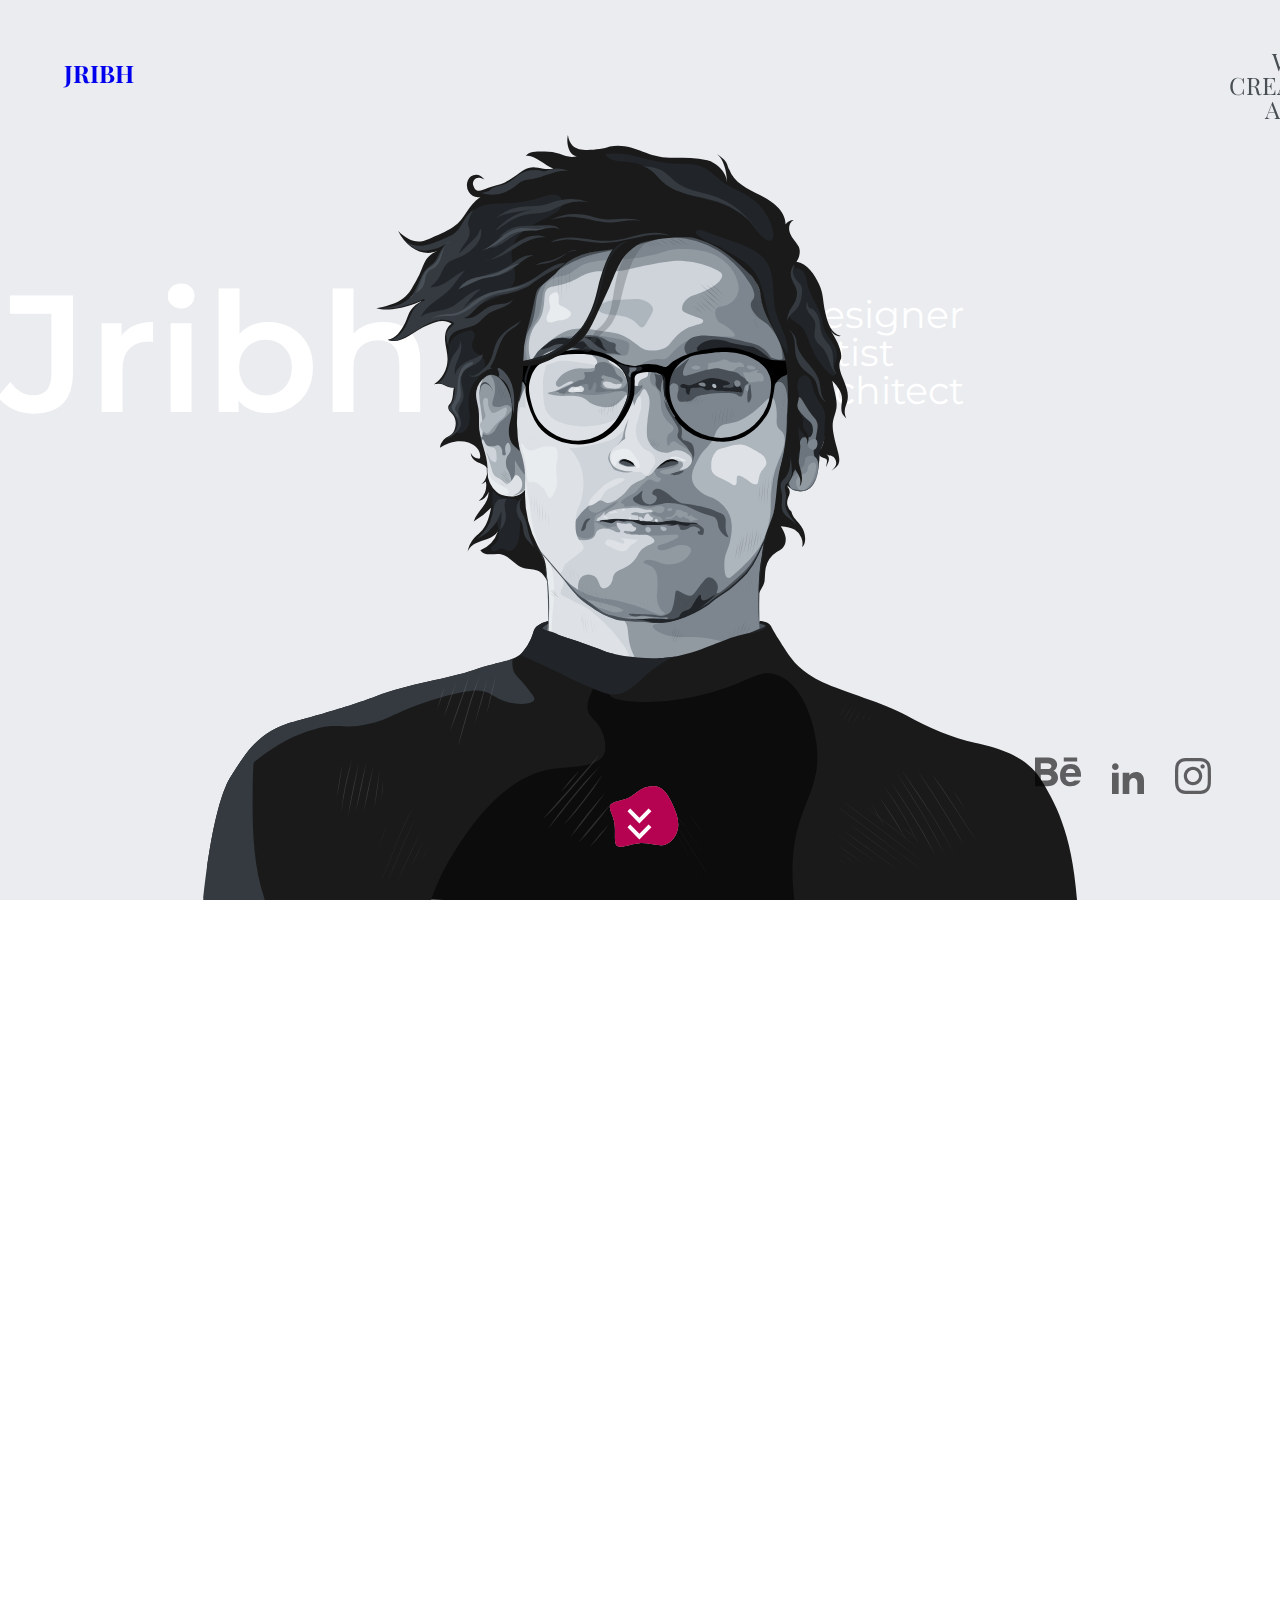
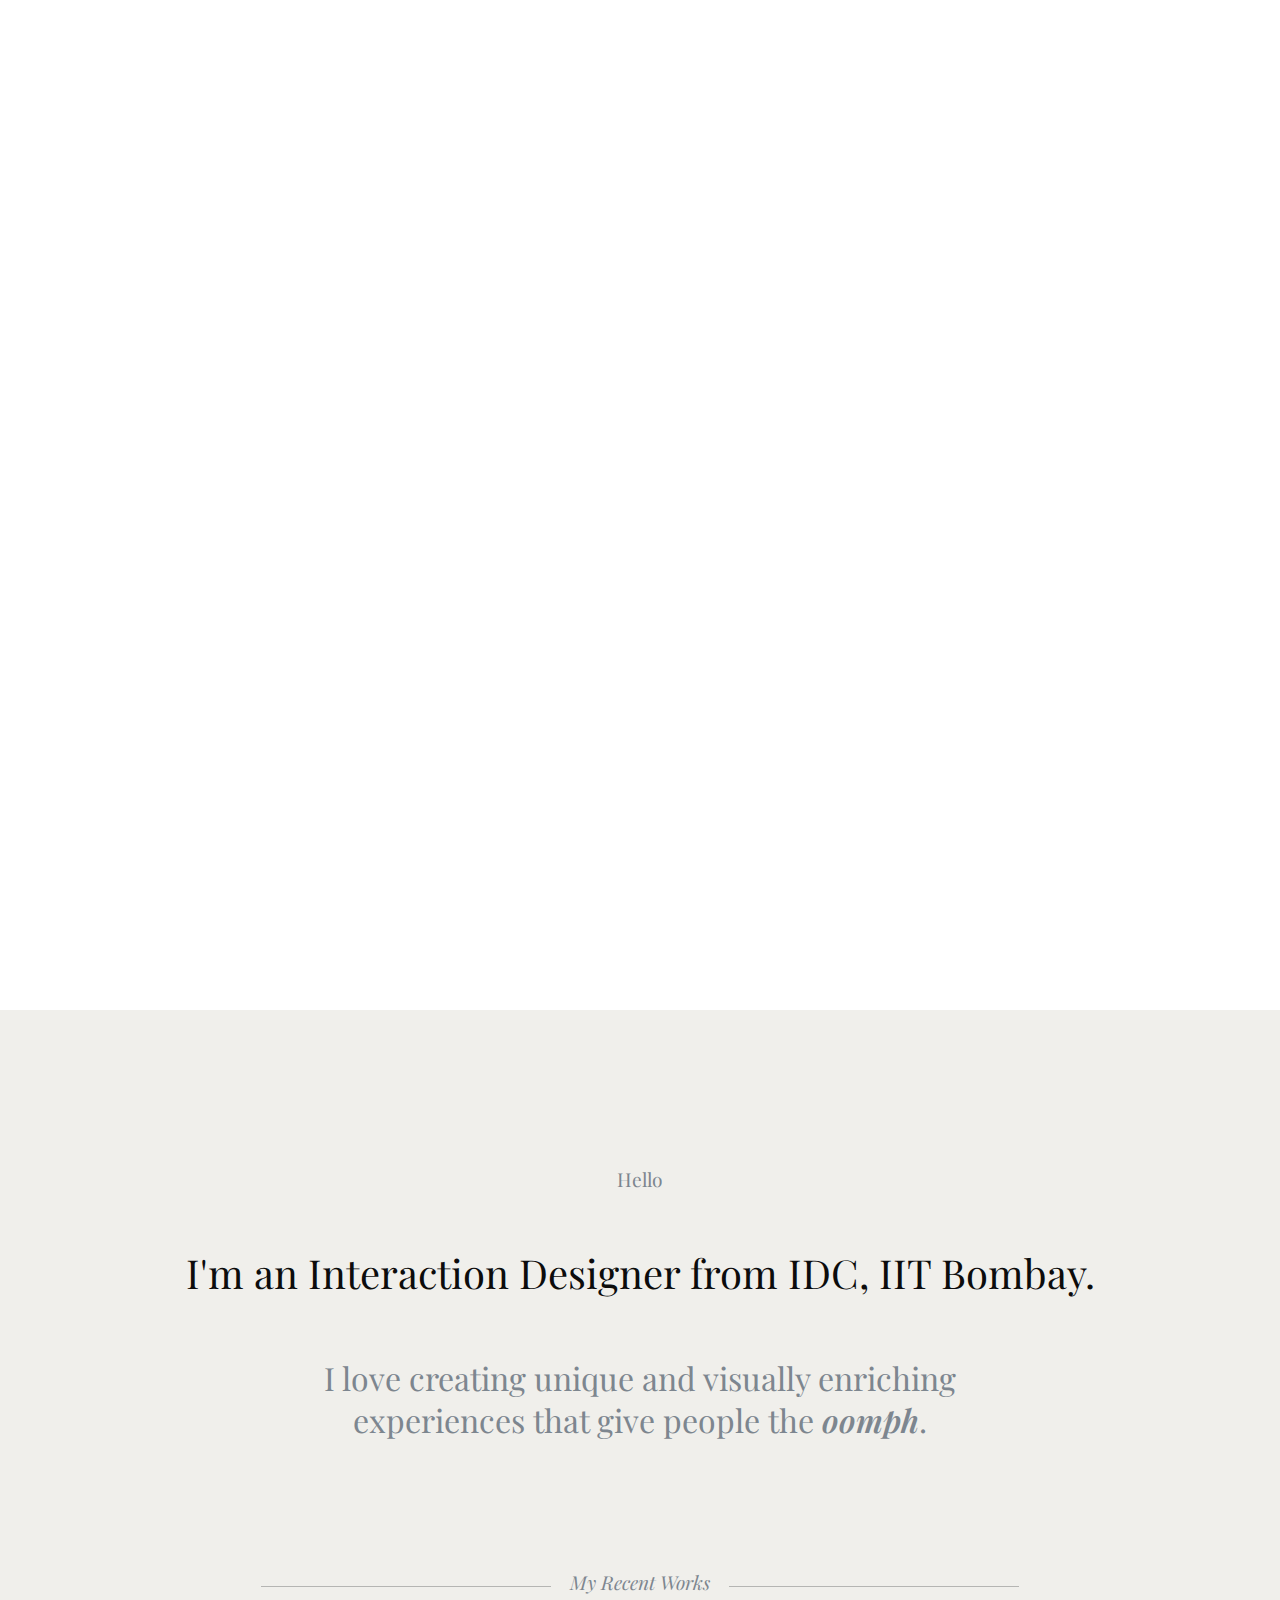
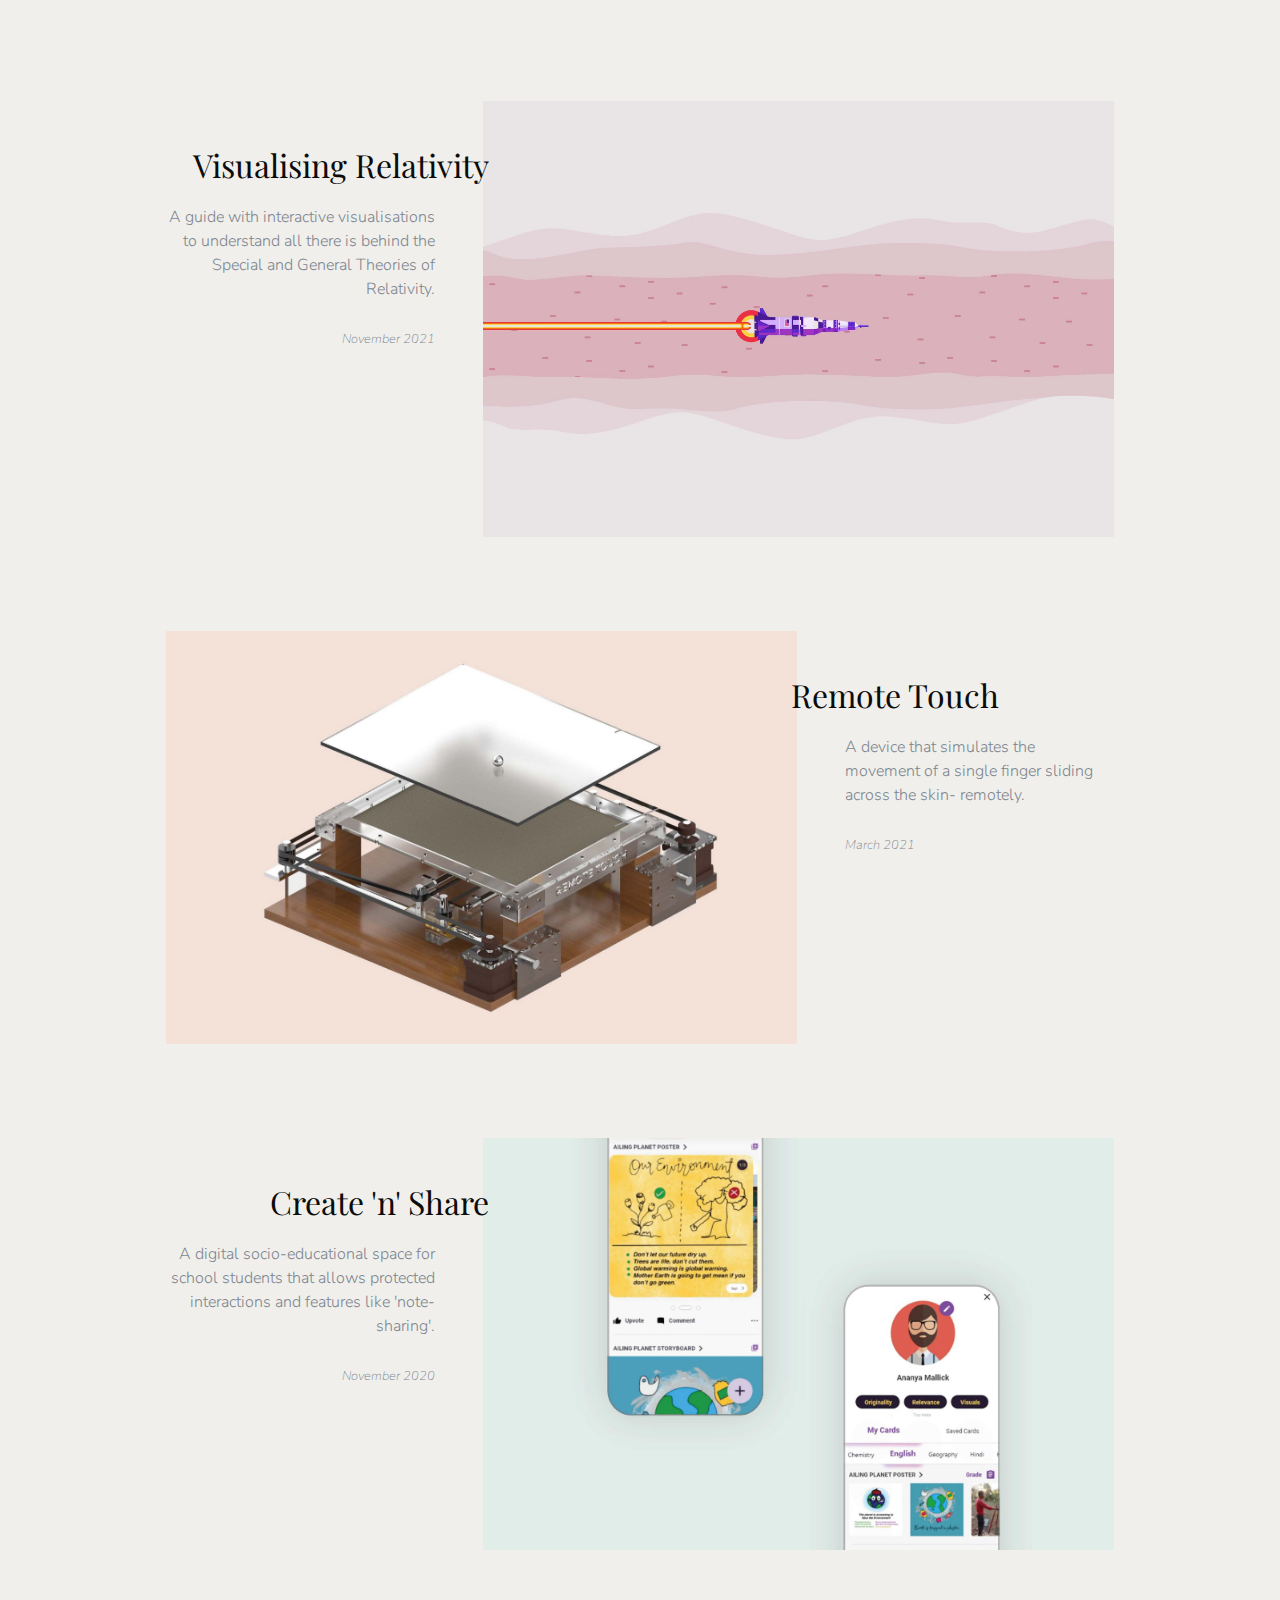
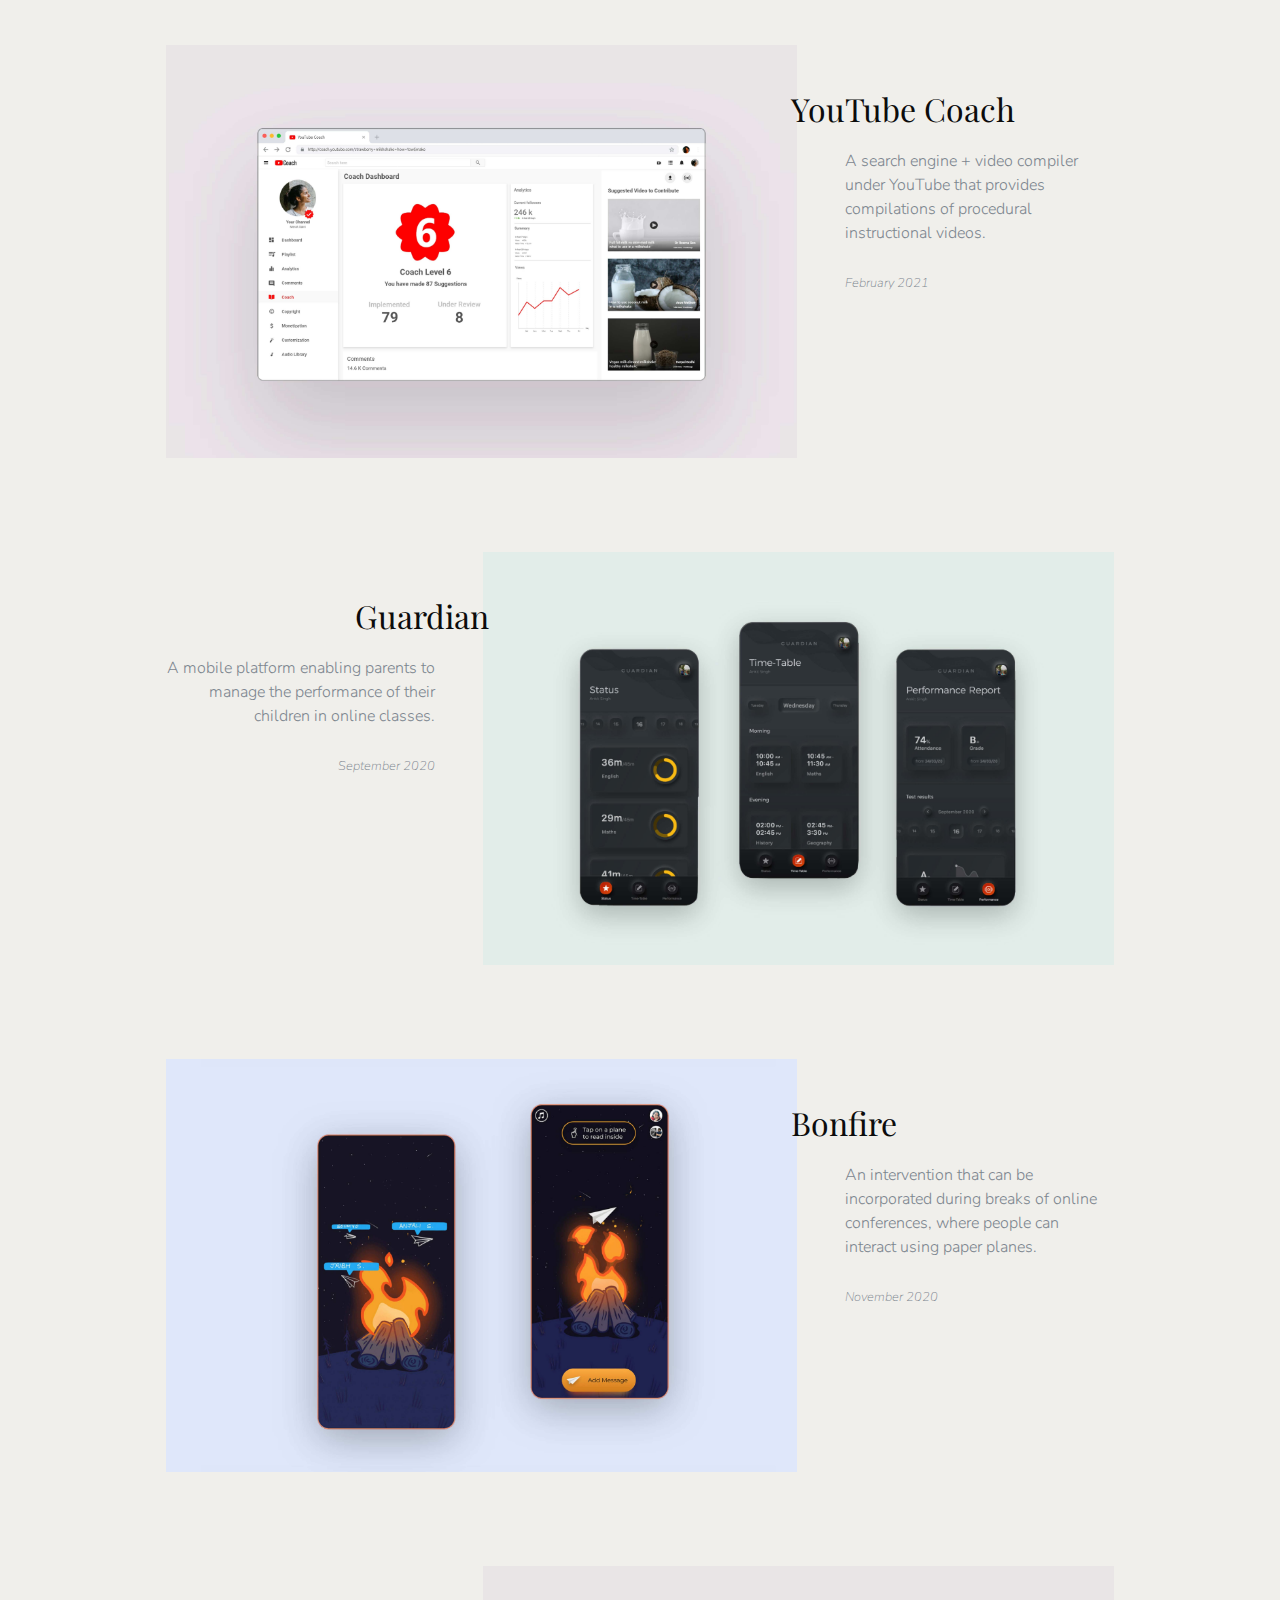
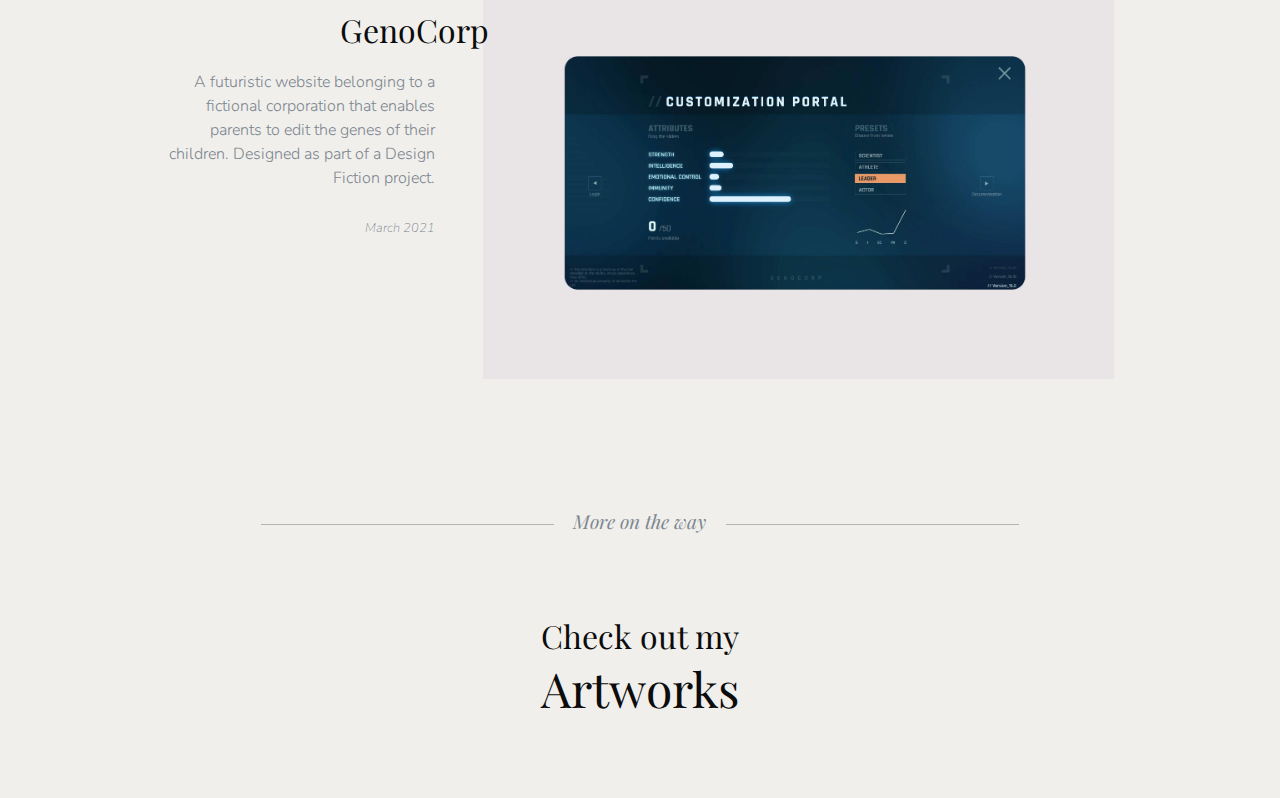
<file: index.htm>
<!DOCTYPE html>
<html lang="en">
<head>
    <meta charset="UTF-8">
    <meta http-equiv="X-UA-Compatible" content="IE=edge">
    <meta name="viewport" content="width=device-width, initial-scale=1.0">
    <title>Jribh's Portfolio</title>

    <meta property="og:image" content="graphimage.jpg" />
    <meta property="og:type" content="website" />
    <meta property="og:url" content="www.jribh.com" />
    <meta property="og:title" content="Jribh's Portfolio" />
    <meta property="og:description" content="Owned and operated by Jribh Shandilya" />

    <link href="https://cdn.jsdelivr.net/npm/bootstrap@5.0.0-beta3/dist/css/bootstrap.min.css" rel="stylesheet" integrity="sha384-eOJMYsd53ii+scO/bJGFsiCZc+5NDVN2yr8+0RDqr0Ql0h+rP48ckxlpbzKgwra6" crossorigin="anonymous">
    <link rel="preconnect" href="https://fonts.googleapis.com">
    <link rel="preconnect" href="https://fonts.gstatic.com" crossorigin>
    <link href="https://fonts.googleapis.com/css2?family=Montserrat:ital,wght@0,100;0,200;0,300;0,400;0,500;0,600;0,700;0,800;0,900;1,100;1,200;1,300;1,400;1,500;1,600;1,700;1,800;1,900&display=swap" rel="stylesheet">
    <link rel="preconnect" href="https://fonts.googleapis.com">
    <link rel="preconnect" href="https://fonts.gstatic.com" crossorigin>
    <link rel="preconnect" href="https://fonts.googleapis.com">
    <link rel="preconnect" href="https://fonts.gstatic.com" crossorigin>
    <link href="https://fonts.googleapis.com/css2?family=Nunito+Sans:ital,wght@0,200;0,300;0,400;0,600;0,700;0,800;0,900;1,200;1,300;1,400;1,600;1,700;1,800;1,900&display=swap" rel="stylesheet">
    <link href="https://fonts.googleapis.com/css2?family=Playfair+Display:ital,wght@0,400;0,500;0,600;0,700;0,800;0,900;1,400;1,500;1,600;1,700;1,800;1,900&display=swap" rel="stylesheet">
    <link rel="preconnect" href="https://fonts.googleapis.com">
    <link rel="preconnect" href="https://fonts.gstatic.com" crossorigin>
    <link href="https://fonts.googleapis.com/css2?family=Nunito:ital,wght@0,200;0,300;0,400;0,600;0,700;0,800;0,900;1,200;1,300;1,400;1,600;1,700;1,800;1,900&display=swap" rel="stylesheet">
    <link rel="shortcut icon" type="image/png" href="favicon.png">
    <link rel="stylesheet" href="index.css">
</head>
<body>
    <nav class="navbar navbar-expand-lg navbar-light">
        <div class="navflex">
        <div>
        <a class="navbar-brand active" href="#">JRIBH</a>
        </div>
        <div class="divright">
            <button class="navbar-toggler" type="button" data-toggle="collapse" data-target="#navbarSupportedContent" aria-controls="navbarSupportedContent" aria-expanded="false" aria-label="Toggle navigation">
                <span class="navbar-toggler-icon"></span>
            </button>
            <div class="collapse navbar-collapse" id="navbarSupportedContent">
             <ul class="navbar-nav mr-auto">
            <li class="nav-item">
              <a class="nav-link" href="work.htm">WORK</a>
            </li>
            <li class="nav-item">
              <a class="nav-link" href="creative.htm">CREATIVE</a>
            </li>
            <li class="nav-item">
                <a class="nav-link" href="about.htm">ABOUT</a>
            </li>
          </ul>
         </div>
        </div>
        </div>
    </nav>
    

    <div class="centerarrow">
        <svg xmlns="http://www.w3.org/2000/svg" width="36" height="36" viewBox="0 0 36 36" class="arrowsvg"><path d="M0 7.33l2.829-2.83 9.175 9.339 9.167-9.339 2.829 2.83-11.996 12.17z" fill="#FFFFFF"/></svg>
        <svg xmlns="http://www.w3.org/2000/svg" width="36" height="36" viewBox="0 0 36 36" class="arrowsvg"><path d="M0 7.33l2.829-2.83 9.175 9.339 9.167-9.339 2.829 2.83-11.996 12.17z" fill="#FFFFFF"/></svg>
    </div>

    <div class="centerblob">
        <svg class="blob"
        viewBox="0 0 600 600"
        xmlns="http://www.w3.org/2000/svg"
      >
        <g transform="translate(300,300)">
          <path d="M120,-157.6C152.7,-141.5,174.3,-102.6,194.8,-58.8C215.3,-14.9,234.6,33.8,228.4,80.8C222.2,127.8,190.4,173.1,148.1,184C105.8,195,52.9,171.5,-2.4,174.8C-57.8,178.2,-115.6,208.4,-137.5,190.9C-159.3,173.3,-145.3,108,-153,56.3C-160.7,4.6,-190.2,-33.4,-178.3,-54.2C-166.4,-75.1,-113.2,-78.8,-76.6,-93.6C-40,-108.3,-20,-134.2,11.9,-150.5C43.7,-166.8,87.4,-173.6,120,-157.6Z" fill="#2DA0F9" />
        </g>
      </svg>
    </div>
    <div class="centerblob">
        <svg class="blob2"
        viewBox="0 0 600 600"
        xmlns="http://www.w3.org/2000/svg"
      >
        <g transform="translate(300,300)">
          <path d="M120,-157.6C152.7,-141.5,174.3,-102.6,194.8,-58.8C215.3,-14.9,234.6,33.8,228.4,80.8C222.2,127.8,190.4,173.1,148.1,184C105.8,195,52.9,171.5,-2.4,174.8C-57.8,178.2,-115.6,208.4,-137.5,190.9C-159.3,173.3,-145.3,108,-153,56.3C-160.7,4.6,-190.2,-33.4,-178.3,-54.2C-166.4,-75.1,-113.2,-78.8,-76.6,-93.6C-40,-108.3,-20,-134.2,11.9,-150.5C43.7,-166.8,87.4,-173.6,120,-157.6Z" fill="#EC6546" />
        </g>
      </svg>
    </div>
    <div class="centerblob">
        <svg class="blob3"
        viewBox="0 0 600 600"
        xmlns="http://www.w3.org/2000/svg"
      >
        <g transform="translate(300,300)">
          <path d="M120,-157.6C152.7,-141.5,174.3,-102.6,194.8,-58.8C215.3,-14.9,234.6,33.8,228.4,80.8C222.2,127.8,190.4,173.1,148.1,184C105.8,195,52.9,171.5,-2.4,174.8C-57.8,178.2,-115.6,208.4,-137.5,190.9C-159.3,173.3,-145.3,108,-153,56.3C-160.7,4.6,-190.2,-33.4,-178.3,-54.2C-166.4,-75.1,-113.2,-78.8,-76.6,-93.6C-40,-108.3,-20,-134.2,11.9,-150.5C43.7,-166.8,87.4,-173.6,120,-157.6Z" fill="#B60351" /> 
        </g>
      </svg>
    </div>
    

    <div class="hoveroverme">

    </div>
    
  <div class="longbox">
    <div id="screensize">
      <div class="descwhite">
        <div id="leftdesc">
          <h1>Jribh</h1>
        </div>
        <div id="rightdesc">
        <span class="descsmall"><span class="bold">D</span>esigner</span>
        <span class="descsmall"><span class="bold">A</span>rtist</span>
        <span class="descsmall"><span class="bold">A</span>rchitect</span>
        </div>
      </div>
            <div id="bwsvgcontainer">
                <img src="greyish svg.svg" id="bw_svg" class="img-fluid imgbig">
                <img src="bw svg phone.svg" id="bw_svg" class="img-fluid imgphone">
            </div>     
    </div>
  </div>
    
  <div class="longbox">
    <div id="screensize2">
      <div class="desccol transparent">
        <div id="leftdesccol">
          <h1>Jribh</h1>
        </div>
        <div id="rightdesccol">
        <span class="descsmall"><span class="bold">D</span>esigner</span>
        <span class="descsmall"><span class="bold">A</span>rtist</span>
        <span class="descsmall"><span class="bold">A</span>rchitect</span>
        </div>
      </div>
      <div id="colsvgcontainer">
        <img src="colored svg.svg" id="col_svg" class="img-fluid imgbig">
        <img src="colored svg phone.svg" id="col_svg" class="img-fluid imgphone">
      </div>
    </div>
  </div>
 
<div class="projectsdiv">
    <div class="headings">
    <h3>Hello</h3>
    <h1>I'm an Interaction Designer from IDC, IIT Bombay.</h1>
    <h2>I love creating unique and visually enriching experiences 
      that give people the <span class="italics bold">oomph</span>.
      </h2>
    </div>
    <h3 class="recentworksdiv">
      <span class="recentworks italics">My Recent Works</span>
    </h3>

    <div class="projectdiv" onclick="location.href='http://jribh.github.io/Spacetime-Jribh/';" style="cursor: pointer;">
      <div class="projecttext">
        <h1 class="projecttitle">Visualising Relativity</h1>
        <div class="projectcontent">A guide with interactive visualisations to understand all there is behind the Special and General Theories of Relativity.</div>
        <div class="projectdate italics">November 2021</div>
    </div>

     <img src="relativity.jpg" alt="Project picture" class="img-fluid projectpic">

    </div>

    <div class="projectdiv" onclick="location.href='remotetouch.htm';" style="cursor: pointer;">
      <div class="projecttext">
        <h1 class="projecttitle">Remote Touch</h1>
        <div class="projectcontent">A device that simulates the movement  of a single finger sliding across the skin- remotely.</div>
        <div class="projectdate italics">March 2021</div>
    </div>

     <img src="remotetouch.jpg" alt="Project picture" class="img-fluid projectpic">

    </div>

    <div class="projectdiv" onclick="location.href='createnshare.htm';" style="cursor: pointer;">
      <div class="projecttext">
        <h1 class="projecttitle">Create 'n' Share</h1>
        <div class="projectcontent">A digital socio-educational space for school students that allows protected interactions and features like 'note-sharing'.</div>
        <div class="projectdate italics">November 2020</div>
      </div>

      <img src="createnshare.jpg" alt="Project picture" class="img-fluid projectpic">

    </div>

    <div class="projectdiv" onclick="location.href='youtubecoach.htm';" style="cursor: pointer;">
      <div class="projecttext">
        <h1 class="projecttitle">YouTube Coach</h1>
        <div class="projectcontent">A search engine + video compiler under YouTube that provides compilations of procedural instructional videos.</div>
        <div class="projectdate italics">February 2021</div>
      </div>

      <img src="youtubecoach.jpg" alt="Project picture" class="img-fluid projectpic">

    </div>

    <div class="projectdiv" onclick="location.href='guardian.htm';" style="cursor: pointer;">
      <div class="projecttext">
        <h1 class="projecttitle">Guardian</h1>
        <div class="projectcontent">A mobile platform enabling parents to manage the performance of their children in online classes.</div>
        <div class="projectdate italics">September 2020</div>
      </div>

      <img src="guardian.jpg" alt="Project picture" class="img-fluid projectpic">

    </div>

    <div class="projectdiv" onclick="location.href='bonfire.htm';" style="cursor: pointer;">
      <div class="projecttext">
        <h1 class="projecttitle">Bonfire</h1>
        <div class="projectcontent">An  intervention that can be  incorporated during breaks of online conferences, where people can interact using paper planes.</div>
        <div class="projectdate italics">November 2020</div>
      </div>

      <img src="bonfire.jpg" alt="Project picture" class="img-fluid projectpic">

    </div>

    <!-- <div class="projectdiv" onclick="location.href='';" style="cursor: pointer;"> -->
    <div class="projectdiv" onclick="location.href='genocorp.htm';" style="cursor: pointer;">
      <div class="projecttext">
        <h1 class="projecttitle">GenoCorp</h1>
        <div class="projectcontent">A futuristic website belonging to a fictional corporation that enables parents to edit the genes of their children. Designed as part of a Design  Fiction project.</div>
        <div class="projectdate italics">March 2021</div>
      </div>

      <img src="genocorp.jpg" alt="Project picture" class="img-fluid projectpic">

    </div>

    <h3 class="recentworksdiv spaceabove">
      <span class="recentworks italics">More on the way</span>
    </h3>
<a href="creative.htm">
    <div class="checkout">
      <h2>Check out my</h2><h1>Artworks</h1>
    </div>
</a>


    

</div>

<div class="bottomnav">
  <a  href="https://www.behance.net/jribhshandilya" target="_blank" rel="noreferrer noopener">
  <span class="icon1">
  <svg xmlns="http://www.w3.org/2000/svg" width="46" height="46" viewBox="0 0 24 24"><path d="M22 7h-7v-2h7v2zm1.726 10c-.442 1.297-2.029 3-5.101 3-3.074 0-5.564-1.729-5.564-5.675 0-3.91 2.325-5.92 5.466-5.92 3.082 0 4.964 1.782 5.375 4.426.078.506.109 1.188.095 2.14h-8.027c.13 3.211 3.483 3.312 4.588 2.029h3.168zm-7.686-4h4.965c-.105-1.547-1.136-2.219-2.477-2.219-1.466 0-2.277.768-2.488 2.219zm-9.574 6.988h-6.466v-14.967h6.953c5.476.081 5.58 5.444 2.72 6.906 3.461 1.26 3.577 8.061-3.207 8.061zm-3.466-8.988h3.584c2.508 0 2.906-3-.312-3h-3.272v3zm3.391 3h-3.391v3.016h3.341c3.055 0 2.868-3.016.05-3.016z"/></svg>
  </span>
  </a>
  <a href="https://www.linkedin.com/in/jribh-shandilya-820361125/" target="_blank" rel="noreferrer noopener">
  <span class="icon2">
  <svg xmlns="http://www.w3.org/2000/svg" width="32" height="32" viewBox="0 0 24 24"><path d="M4.98 3.5c0 1.381-1.11 2.5-2.48 2.5s-2.48-1.119-2.48-2.5c0-1.38 1.11-2.5 2.48-2.5s2.48 1.12 2.48 2.5zm.02 4.5h-5v16h5v-16zm7.982 0h-4.968v16h4.969v-8.399c0-4.67 6.029-5.052 6.029 0v8.399h4.988v-10.131c0-7.88-8.922-7.593-11.018-3.714v-2.155z"/></svg>
  </span>
  </a>
  <a href="https://www.instagram.com/waititshere/" target="_blank" rel="noreferrer noopener">
  <span class="icon3">
  <svg xmlns="http://www.w3.org/2000/svg" width="36" height="36" viewBox="0 0 24 24"><path d="M12 2.163c3.204 0 3.584.012 4.85.07 3.252.148 4.771 1.691 4.919 4.919.058 1.265.069 1.645.069 4.849 0 3.205-.012 3.584-.069 4.849-.149 3.225-1.664 4.771-4.919 4.919-1.266.058-1.644.07-4.85.07-3.204 0-3.584-.012-4.849-.07-3.26-.149-4.771-1.699-4.919-4.92-.058-1.265-.07-1.644-.07-4.849 0-3.204.013-3.583.07-4.849.149-3.227 1.664-4.771 4.919-4.919 1.266-.057 1.645-.069 4.849-.069zm0-2.163c-3.259 0-3.667.014-4.947.072-4.358.2-6.78 2.618-6.98 6.98-.059 1.281-.073 1.689-.073 4.948 0 3.259.014 3.668.072 4.948.2 4.358 2.618 6.78 6.98 6.98 1.281.058 1.689.072 4.948.072 3.259 0 3.668-.014 4.948-.072 4.354-.2 6.782-2.618 6.979-6.98.059-1.28.073-1.689.073-4.948 0-3.259-.014-3.667-.072-4.947-.196-4.354-2.617-6.78-6.979-6.98-1.281-.059-1.69-.073-4.949-.073zm0 5.838c-3.403 0-6.162 2.759-6.162 6.162s2.759 6.163 6.162 6.163 6.162-2.759 6.162-6.163c0-3.403-2.759-6.162-6.162-6.162zm0 10.162c-2.209 0-4-1.79-4-4 0-2.209 1.791-4 4-4s4 1.791 4 4c0 2.21-1.791 4-4 4zm6.406-11.845c-.796 0-1.441.645-1.441 1.44s.645 1.44 1.441 1.44c.795 0 1.439-.645 1.439-1.44s-.644-1.44-1.439-1.44z"/></svg>
  </span>
  </a>
</div>

    <script src="https://code.jquery.com/jquery-3.4.1.slim.min.js" integrity="sha384-J6qa4849blE2+poT4WnyKhv5vZF5SrPo0iEjwBvKU7imGFAV0wwj1yYfoRSJoZ+n" crossorigin="anonymous"></script>
    <script src="https://cdn.jsdelivr.net/npm/popper.js@1.16.0/dist/umd/popper.min.js" integrity="sha384-Q6E9RHvbIyZFJoft+2mJbHaEWldlvI9IOYy5n3zV9zzTtmI3UksdQRVvoxMfooAo" crossorigin="anonymous"></script>
    <script src="https://stackpath.bootstrapcdn.com/bootstrap/4.4.1/js/bootstrap.min.js" integrity="sha384-wfSDF2E50Y2D1uUdj0O3uMBJnjuUD4Ih7YwaYd1iqfktj0Uod8GCExl3Og8ifwB6" crossorigin="anonymous"></script>
    <script src="index.js"></script>
</body>
</html>
</file>
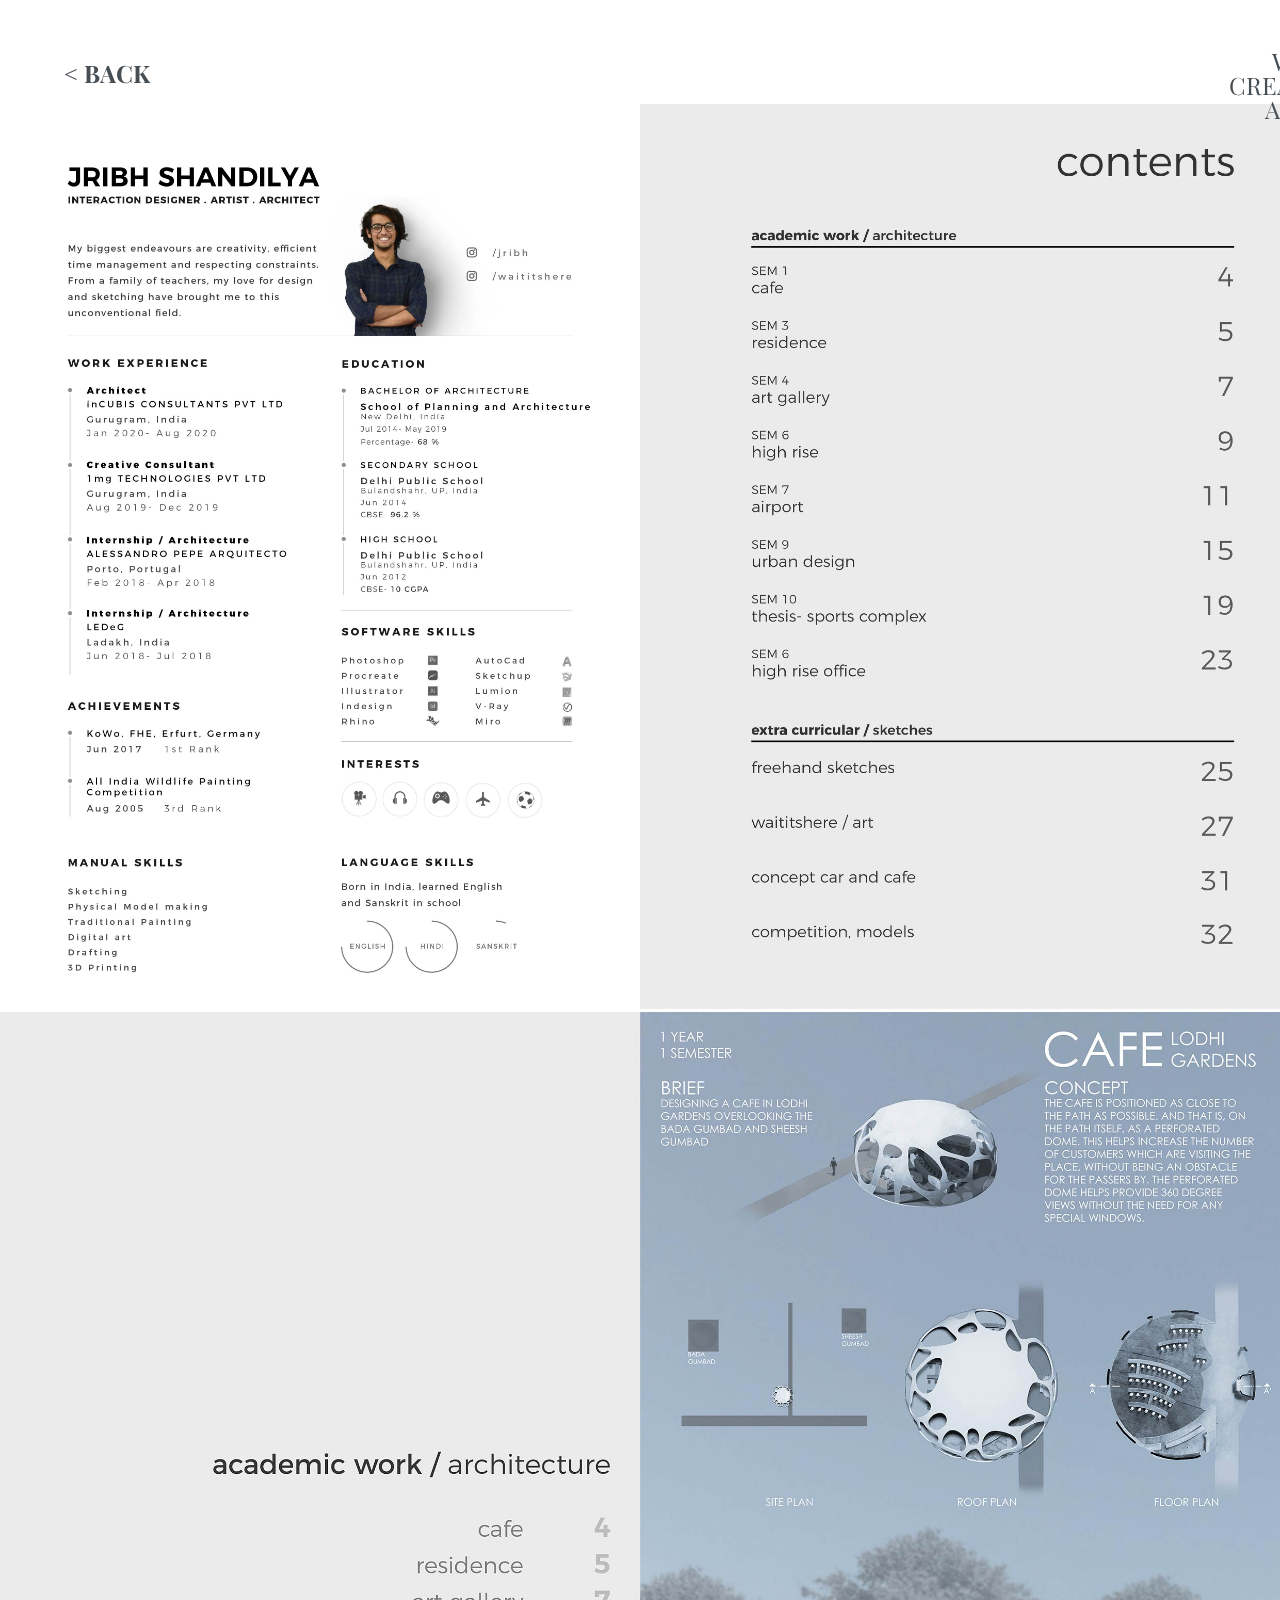
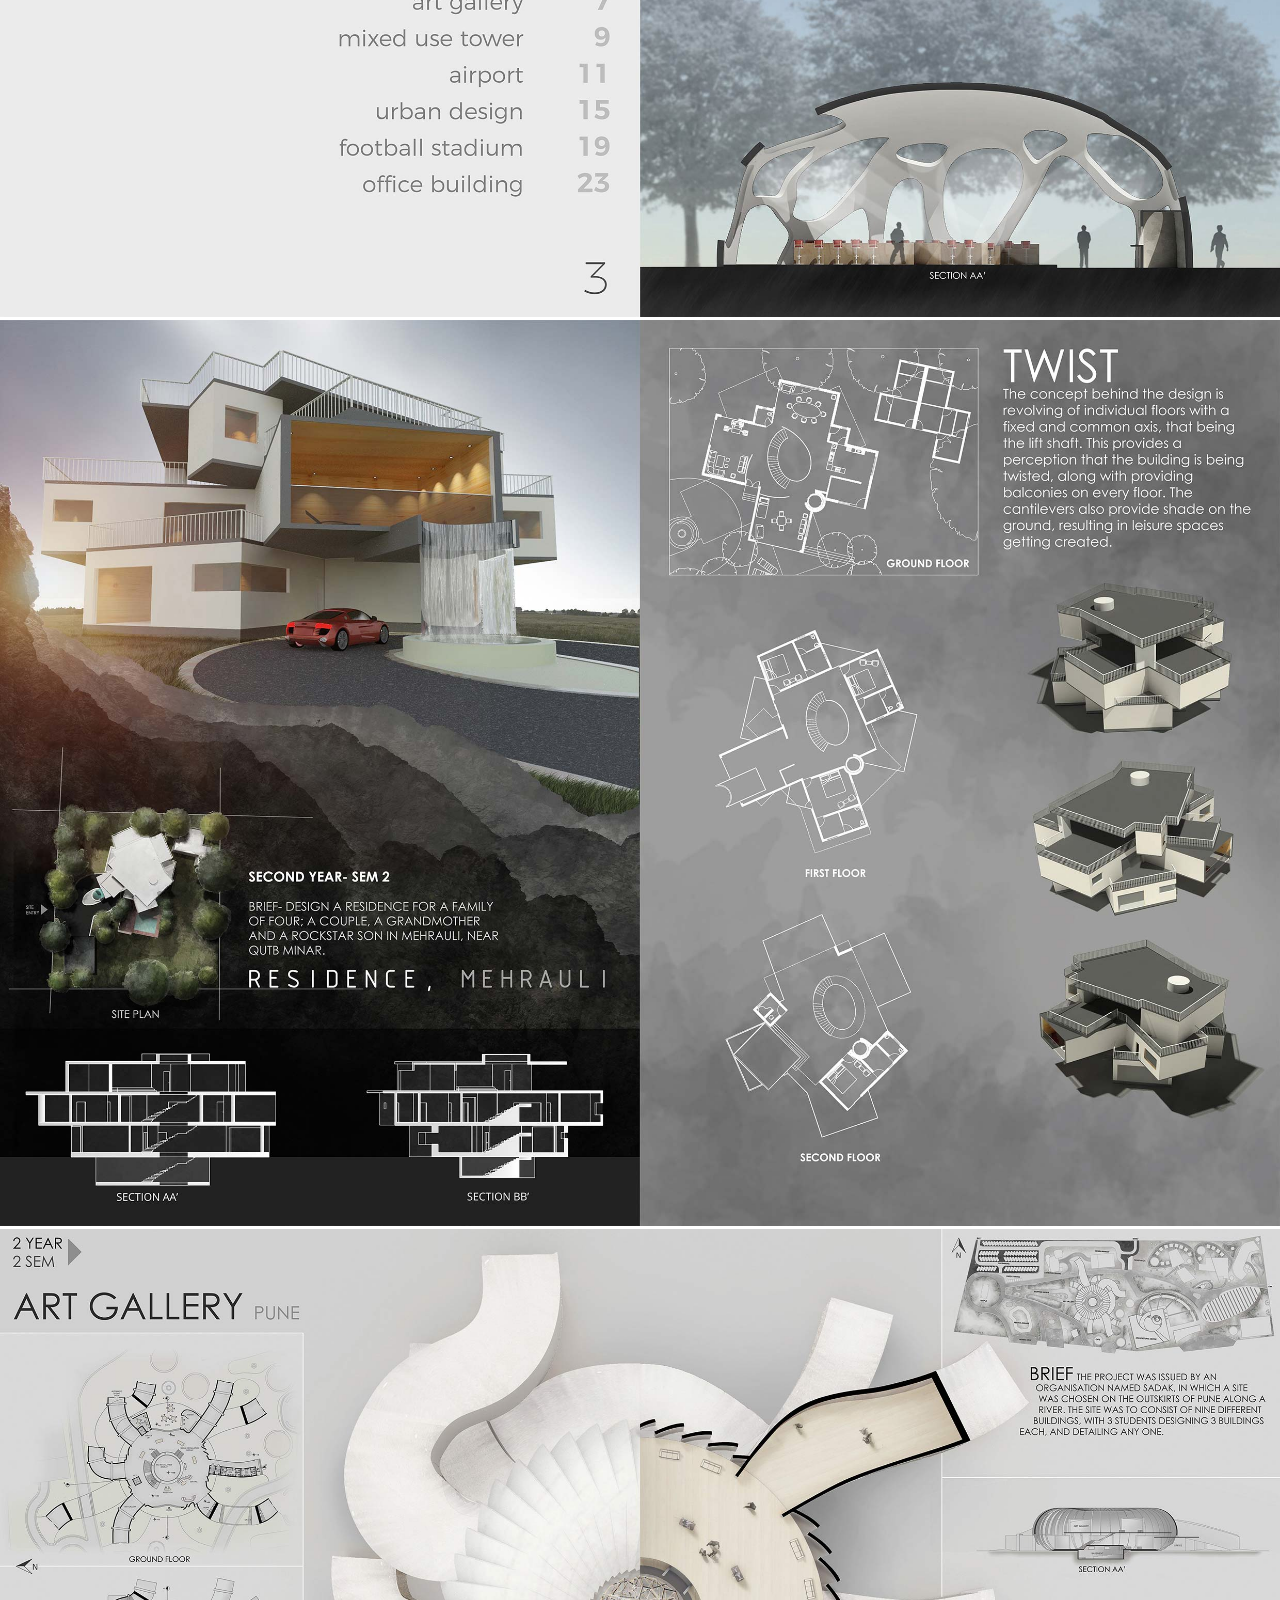
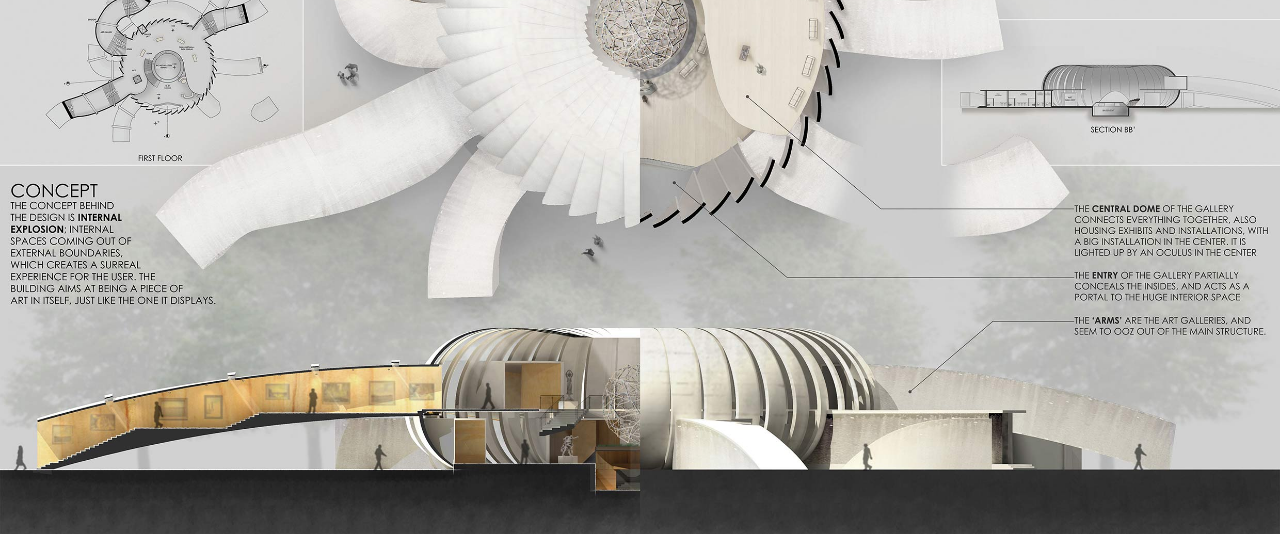
<file: architecture.htm>
<!DOCTYPE html>
<html lang="en">
<head>
    <meta charset="UTF-8">
    <meta http-equiv="X-UA-Compatible" content="IE=edge">
    <meta name="viewport" content="width=device-width, initial-scale=1.0">
    <title>Architecture</title>
    <link href="https://cdn.jsdelivr.net/npm/bootstrap@5.0.0-beta3/dist/css/bootstrap.min.css" rel="stylesheet" integrity="sha384-eOJMYsd53ii+scO/bJGFsiCZc+5NDVN2yr8+0RDqr0Ql0h+rP48ckxlpbzKgwra6" crossorigin="anonymous">
    <link rel="preconnect" href="https://fonts.googleapis.com">
    <link rel="preconnect" href="https://fonts.gstatic.com" crossorigin>
    <link href="https://fonts.googleapis.com/css2?family=Montserrat:ital,wght@0,100;0,200;0,300;0,400;0,500;0,600;0,700;0,800;0,900;1,100;1,200;1,300;1,400;1,500;1,600;1,700;1,800;1,900&display=swap" rel="stylesheet">
    <link rel="preconnect" href="https://fonts.googleapis.com">
    <link rel="preconnect" href="https://fonts.gstatic.com" crossorigin>
    <link rel="preconnect" href="https://fonts.googleapis.com">
    <link rel="preconnect" href="https://fonts.gstatic.com" crossorigin>
    <link href="https://fonts.googleapis.com/css2?family=Nunito+Sans:ital,wght@0,200;0,300;0,400;0,600;0,700;0,800;0,900;1,200;1,300;1,400;1,600;1,700;1,800;1,900&display=swap" rel="stylesheet">
    <link href="https://fonts.googleapis.com/css2?family=Playfair+Display:ital,wght@0,400;0,500;0,600;0,700;0,800;0,900;1,400;1,500;1,600;1,700;1,800;1,900&display=swap" rel="stylesheet">
    <link rel="preconnect" href="https://fonts.googleapis.com">
    <link rel="preconnect" href="https://fonts.gstatic.com" crossorigin>
    <link href="https://fonts.googleapis.com/css2?family=Nunito:ital,wght@0,200;0,300;0,400;0,600;0,700;0,800;0,900;1,200;1,300;1,400;1,600;1,700;1,800;1,900&display=swap" rel="stylesheet">
    <link rel="shortcut icon" type="image/png" href="favicon.png">
    <link rel="stylesheet" href="architecture.css">
</head>
<body>
    <nav class="navbar navbar-expand-lg navbar-light">
        <div class="navflex">
        <div>
        <a class="navbar-brand active" href="creative.htm">< BACK</a>
        </div>
        <div class="divright">
            <button class="navbar-toggler" type="button" data-toggle="collapse" data-target="#navbarSupportedContent" aria-controls="navbarSupportedContent" aria-expanded="false" aria-label="Toggle navigation">
                <span class="navbar-toggler-icon"></span>
            </button>
            <div class="collapse navbar-collapse" id="navbarSupportedContent">
             <ul class="navbar-nav mr-auto">
            <li class="nav-item">
              <a class="nav-link" href="work.htm">WORK</a>
            </li>
            <li class="nav-item">
              <a class="nav-link" href="creative.htm">CREATIVE</a>
            </li>
            <li class="nav-item">
                <a class="nav-link" href="about.htm">ABOUT</a>
            </li>
          </ul>
         </div>
        </div>
        </div>
    </nav>

    <!-- <div class="banner">
        <iframe width="1920" height="1080" src="https://www.youtube.com/embed/69Xjo5tjvJ8?controls=0&modestbranding=1&autoplay=1&mute=1&rel=0&showinfo=0" title="Touch-ting" frameborder="0" autoplay="1" allow="accelerometer; autoplay; clipboard-write; encrypted-media; gyroscope; picture-in-picture" allowfullscreen></iframe>   
    </div> -->

    <div class="containerproject">
       <img src="architecture/1.jpg" class="img-fluid">
       <img src="architecture/2.jpg" class="img-fluid">
       <img src="architecture/3.jpg" class="img-fluid">
       <img src="architecture/4.jpg" class="img-fluid">
       <img data-src="architecture/5.jpg" class="img-fluid lazy">
       <img data-src="architecture/6.jpg" class="img-fluid lazy">
       <img data-src="architecture/7.jpg" class="img-fluid lazy">
       <img data-src="architecture/8.jpg" class="img-fluid lazy">
       <img data-src="architecture/9.jpg" class="img-fluid lazy">
       <img data-src="architecture/11.jpg" class="img-fluid lazy">
       <img data-src="architecture/12.jpg" class="img-fluid lazy">
       <img data-src="architecture/13.jpg" class="img-fluid lazy">
       <img data-src="architecture/14.jpg" class="img-fluid lazy">
       <img data-src="architecture/15.jpg" class="img-fluid lazy">
       <img data-src="architecture/16.jpg" class="img-fluid lazy">
       <img data-src="architecture/17.jpg" class="img-fluid lazy">
   </div>

  

    <script src="https://code.jquery.com/jquery-3.4.1.slim.min.js" integrity="sha384-J6qa4849blE2+poT4WnyKhv5vZF5SrPo0iEjwBvKU7imGFAV0wwj1yYfoRSJoZ+n" crossorigin="anonymous"></script>
    <script src="https://cdn.jsdelivr.net/npm/popper.js@1.16.0/dist/umd/popper.min.js" integrity="sha384-Q6E9RHvbIyZFJoft+2mJbHaEWldlvI9IOYy5n3zV9zzTtmI3UksdQRVvoxMfooAo" crossorigin="anonymous"></script>
    <script src="https://stackpath.bootstrapcdn.com/bootstrap/4.4.1/js/bootstrap.min.js" integrity="sha384-wfSDF2E50Y2D1uUdj0O3uMBJnjuUD4Ih7YwaYd1iqfktj0Uod8GCExl3Og8ifwB6" crossorigin="anonymous"></script>
    <script src="architecture.js"></script>
</body>
</html>
</file>
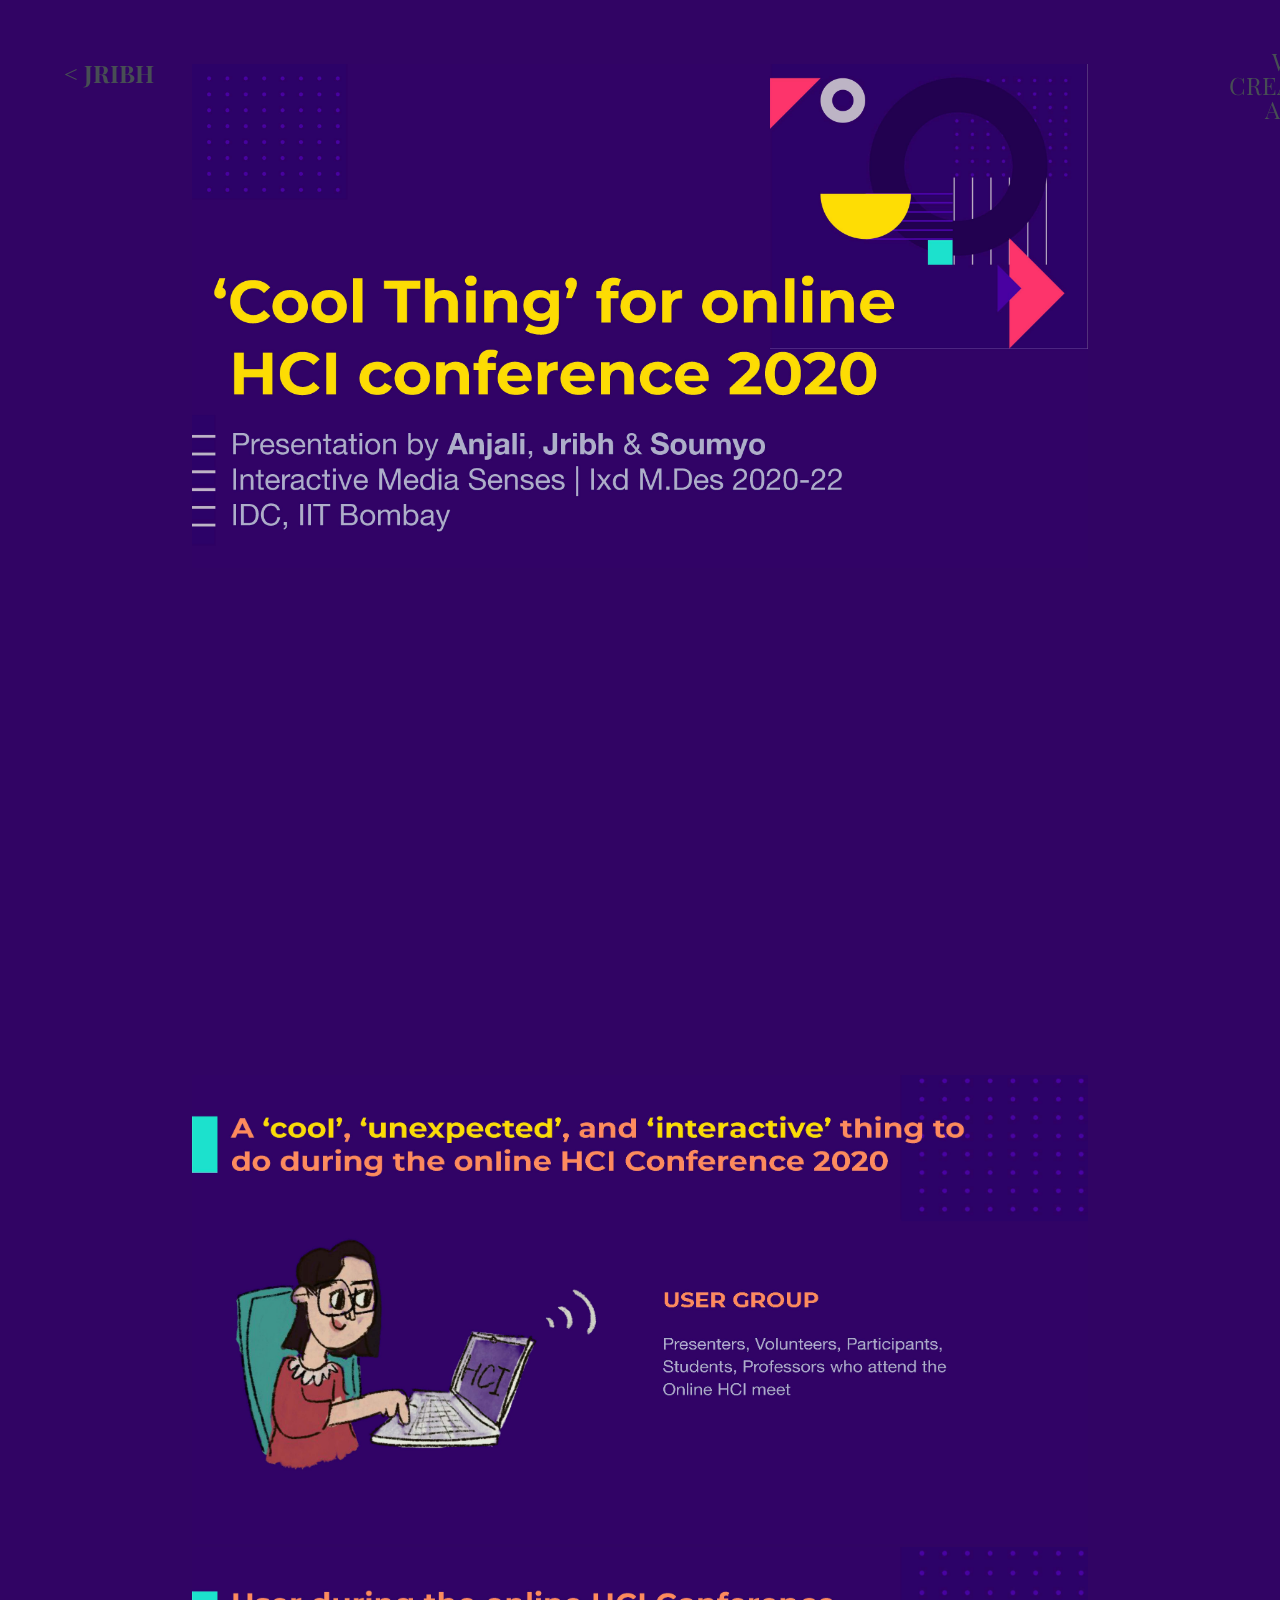
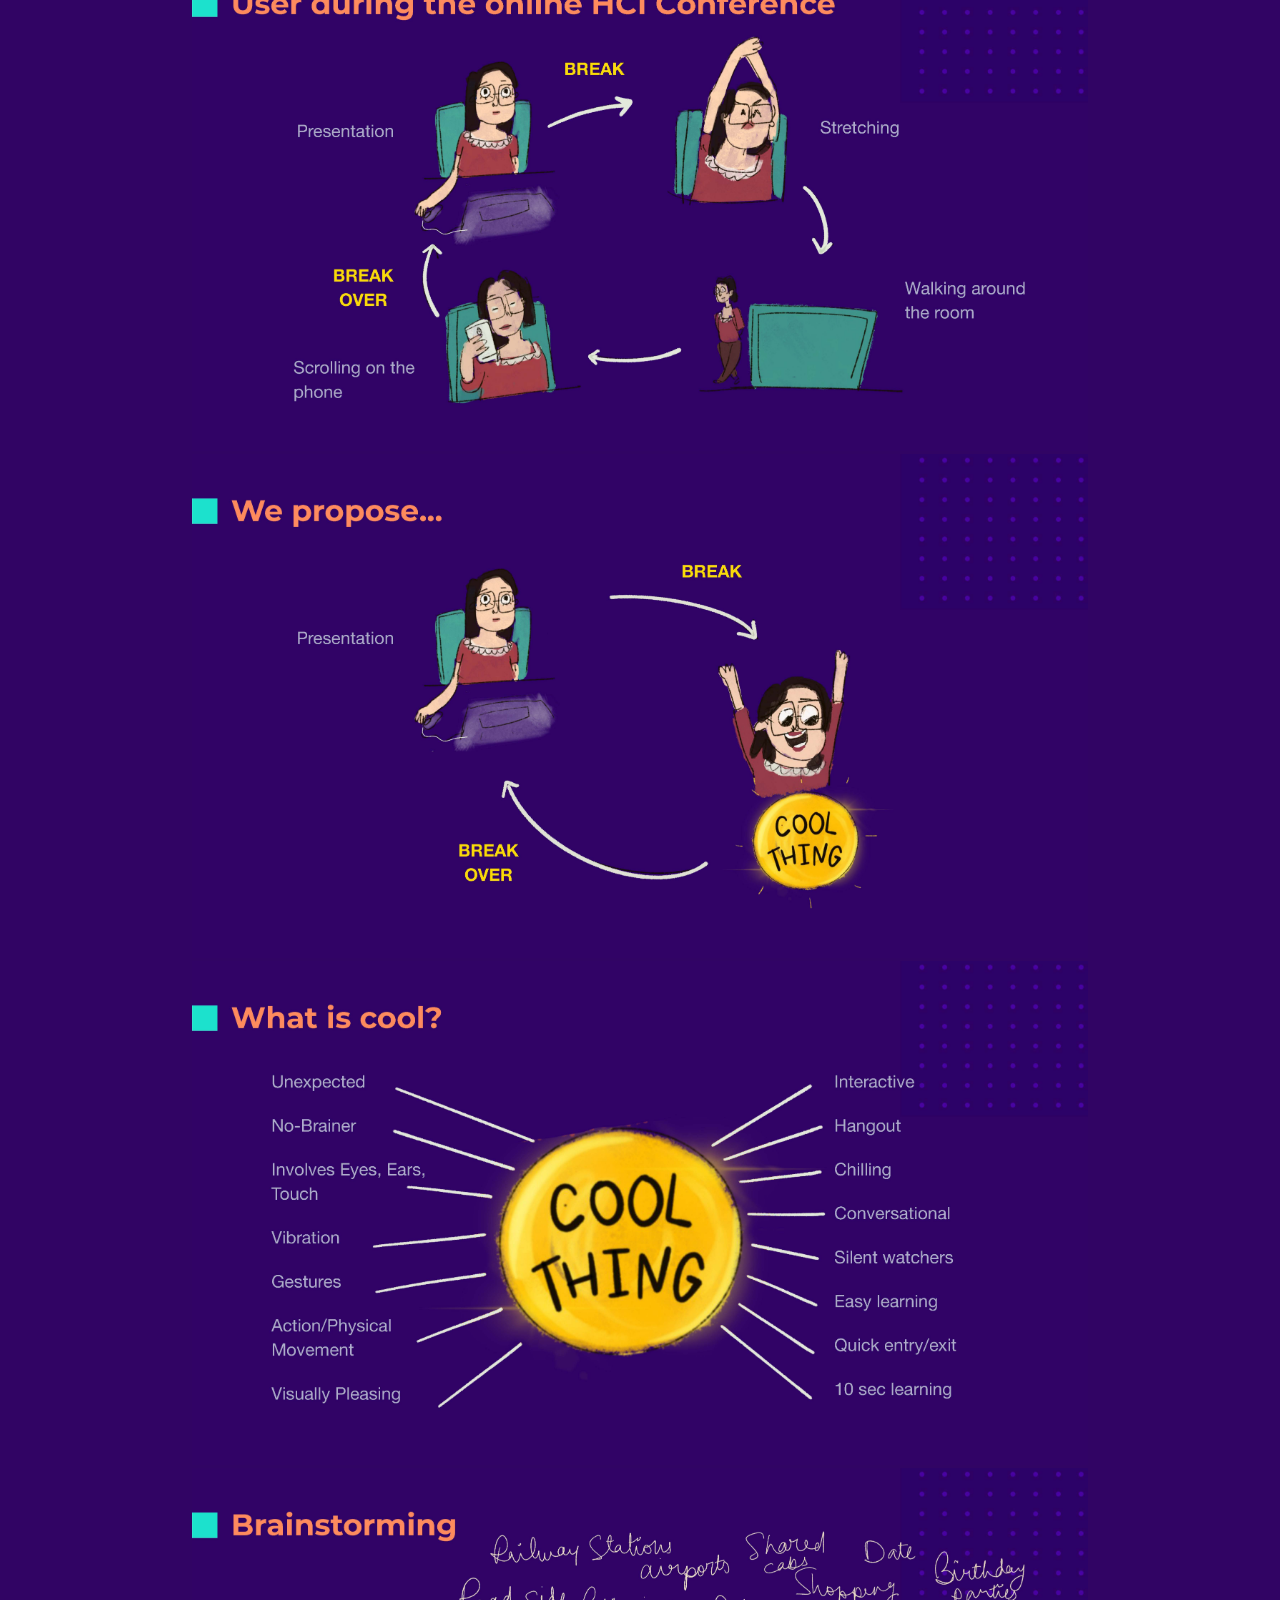
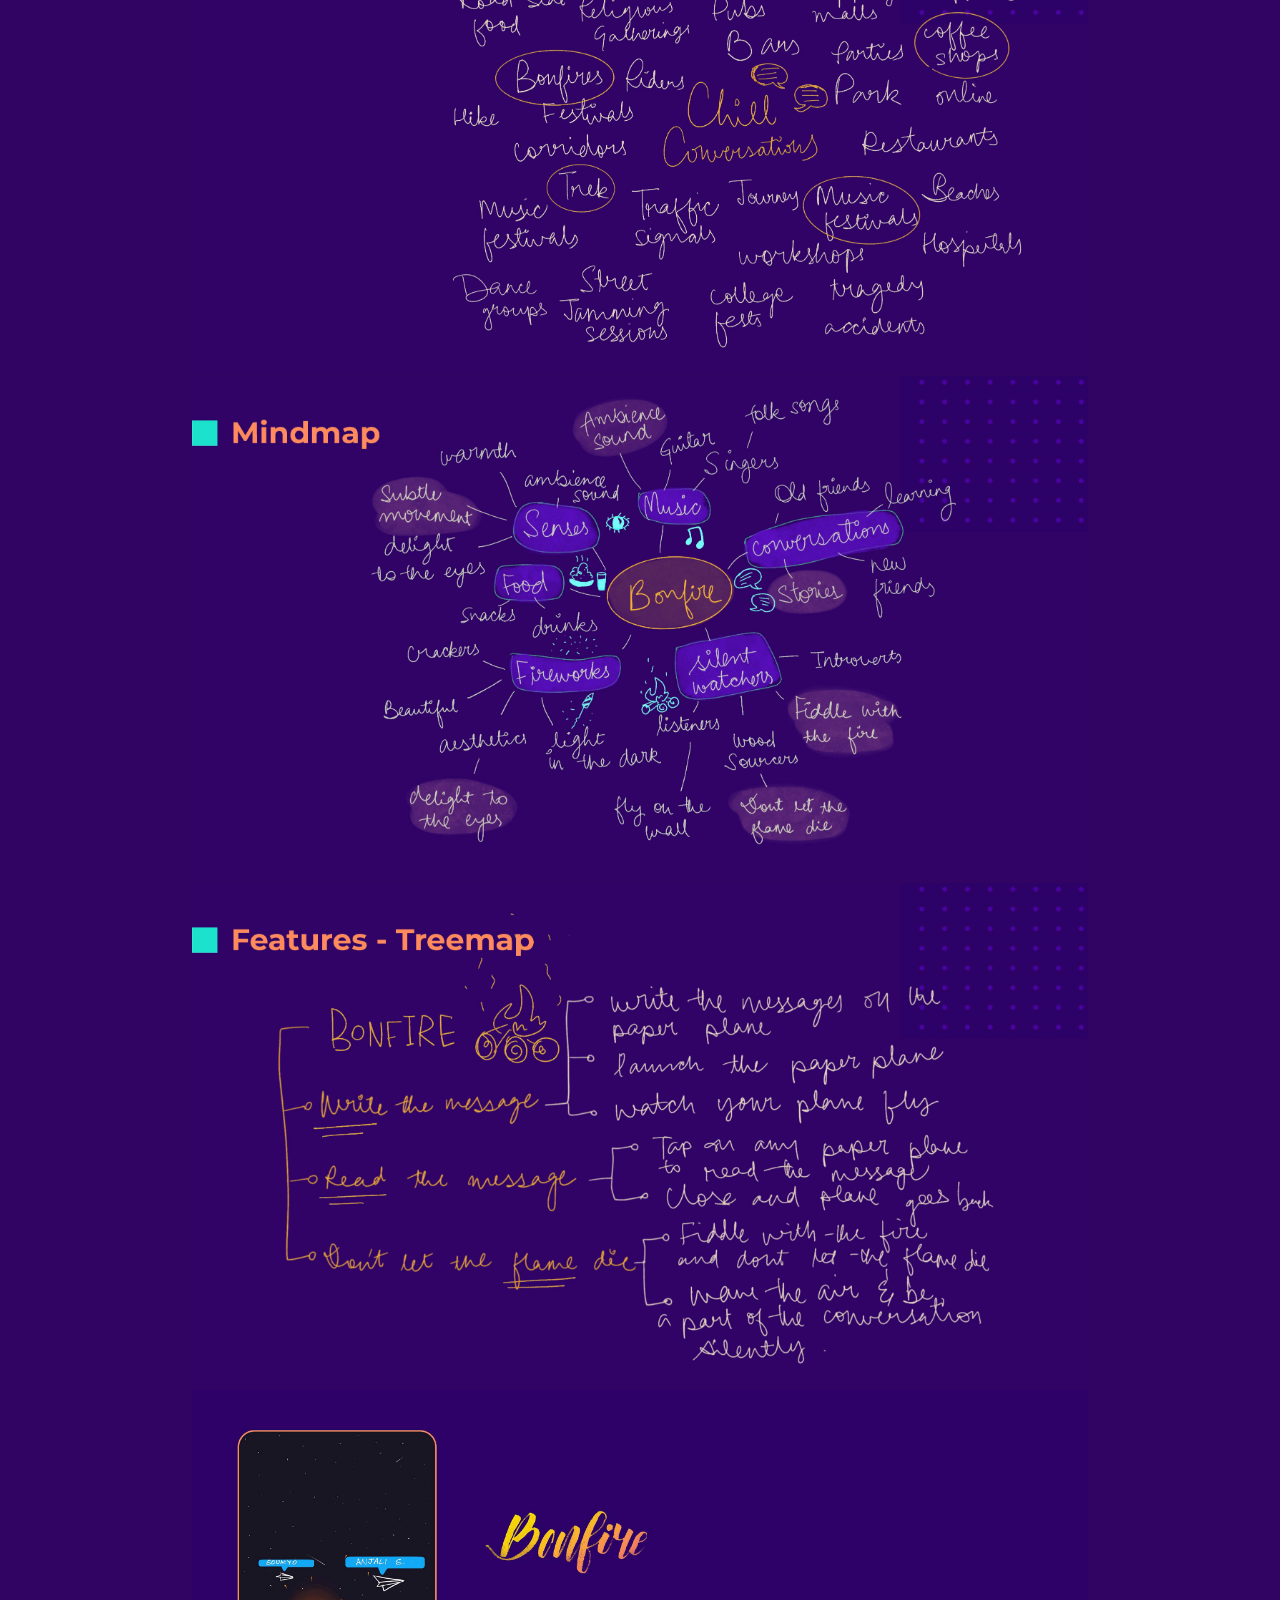
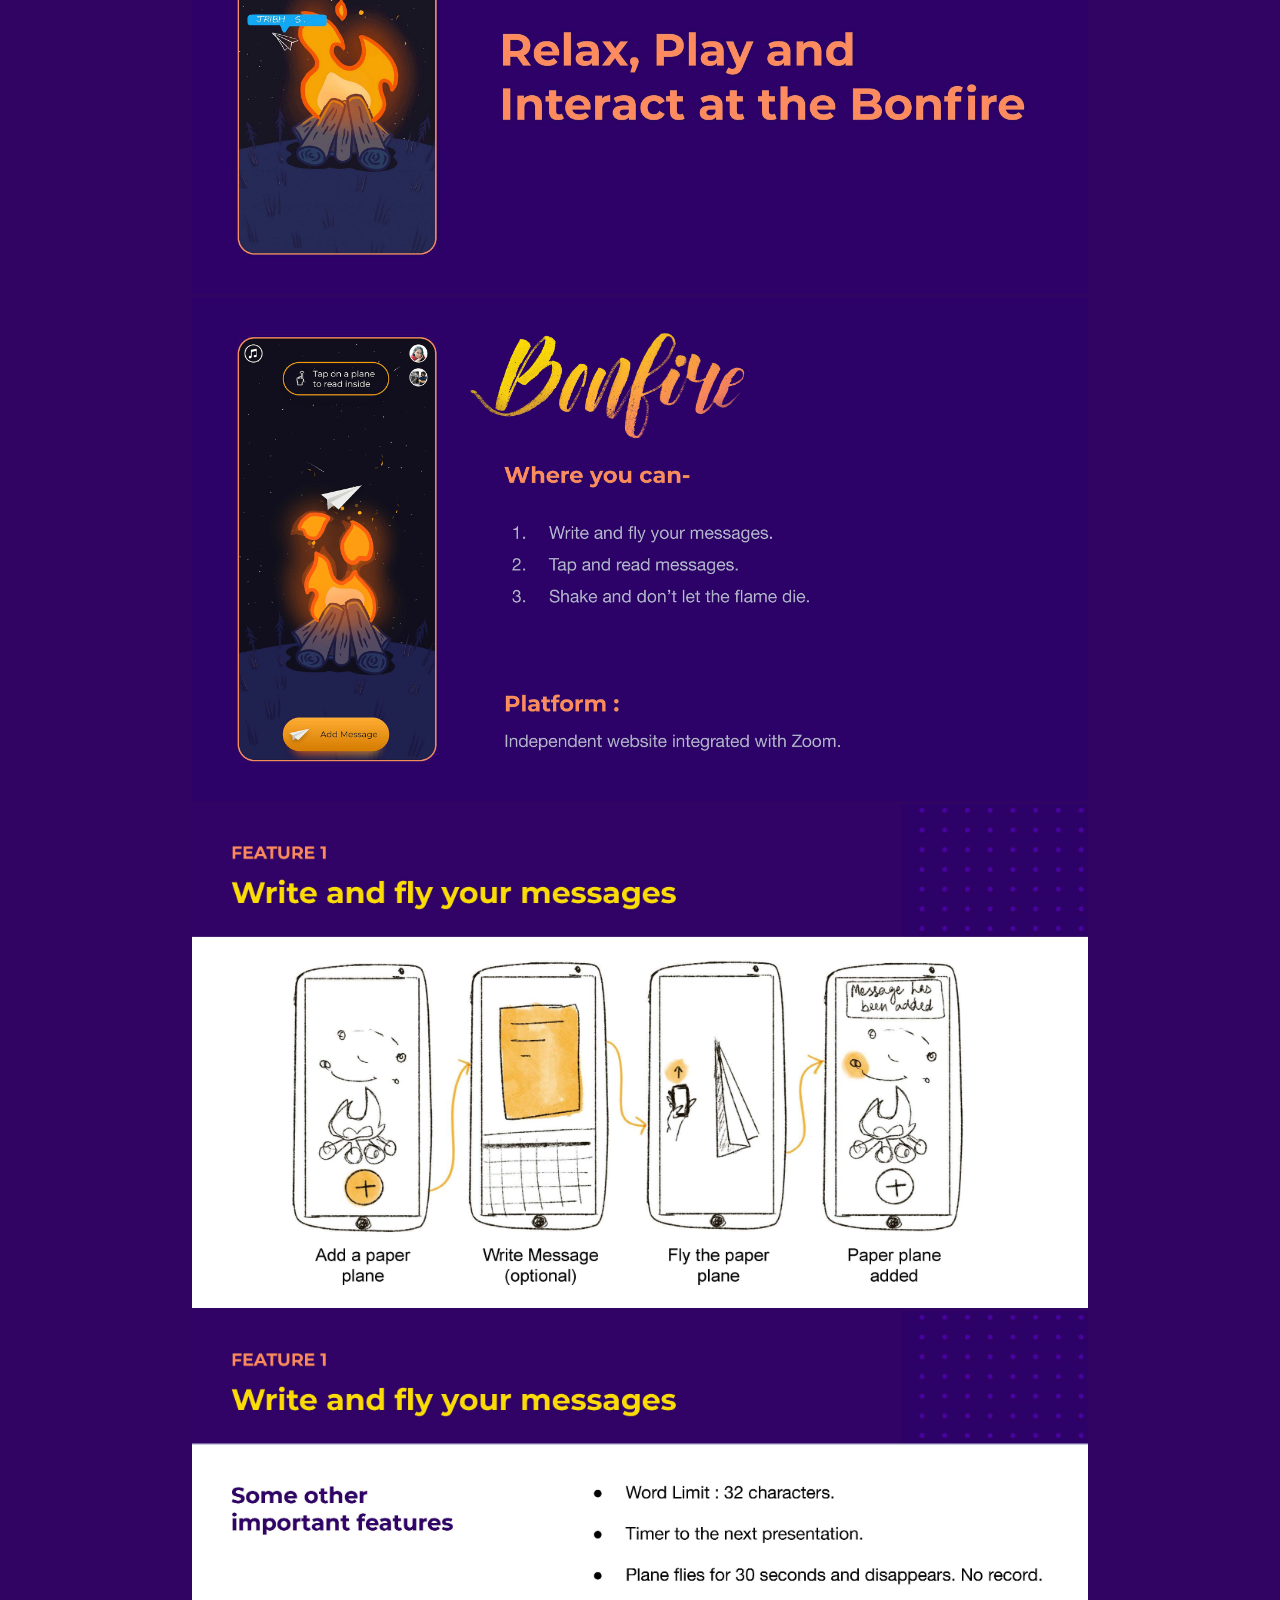
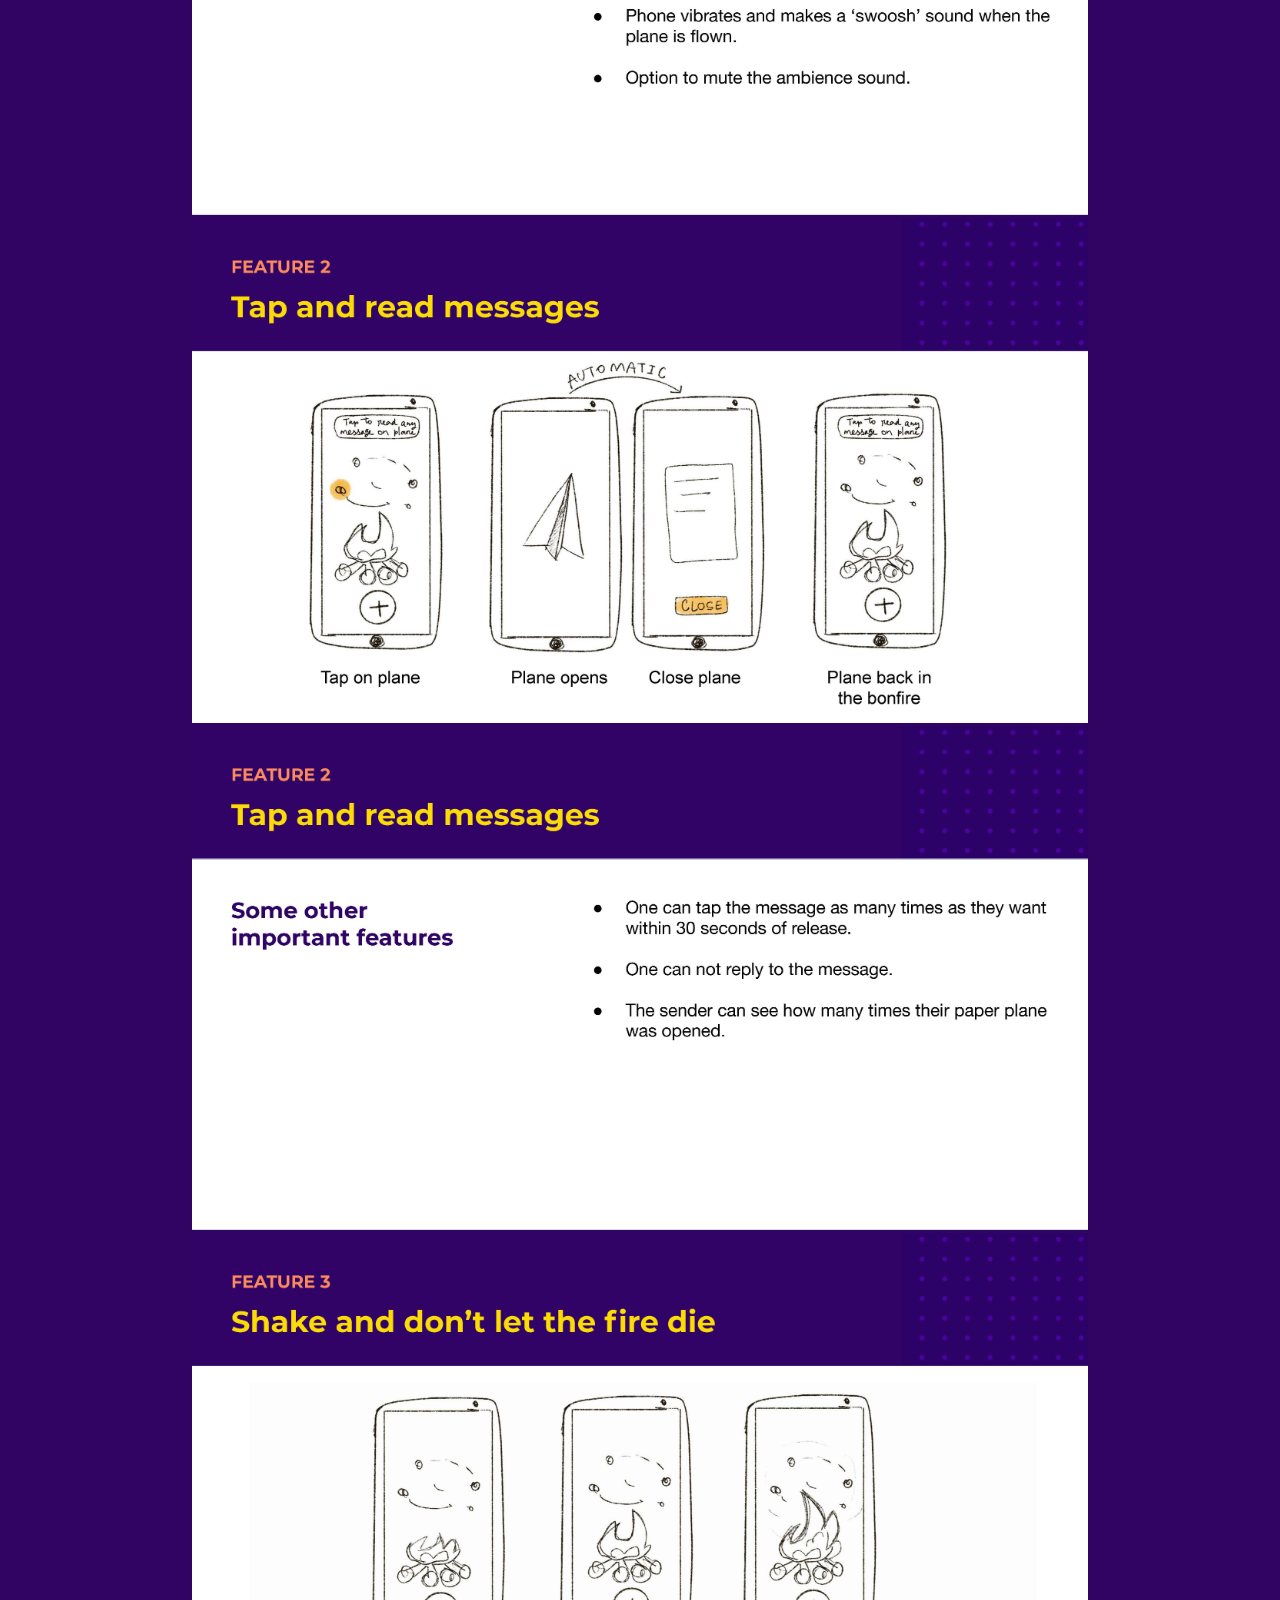
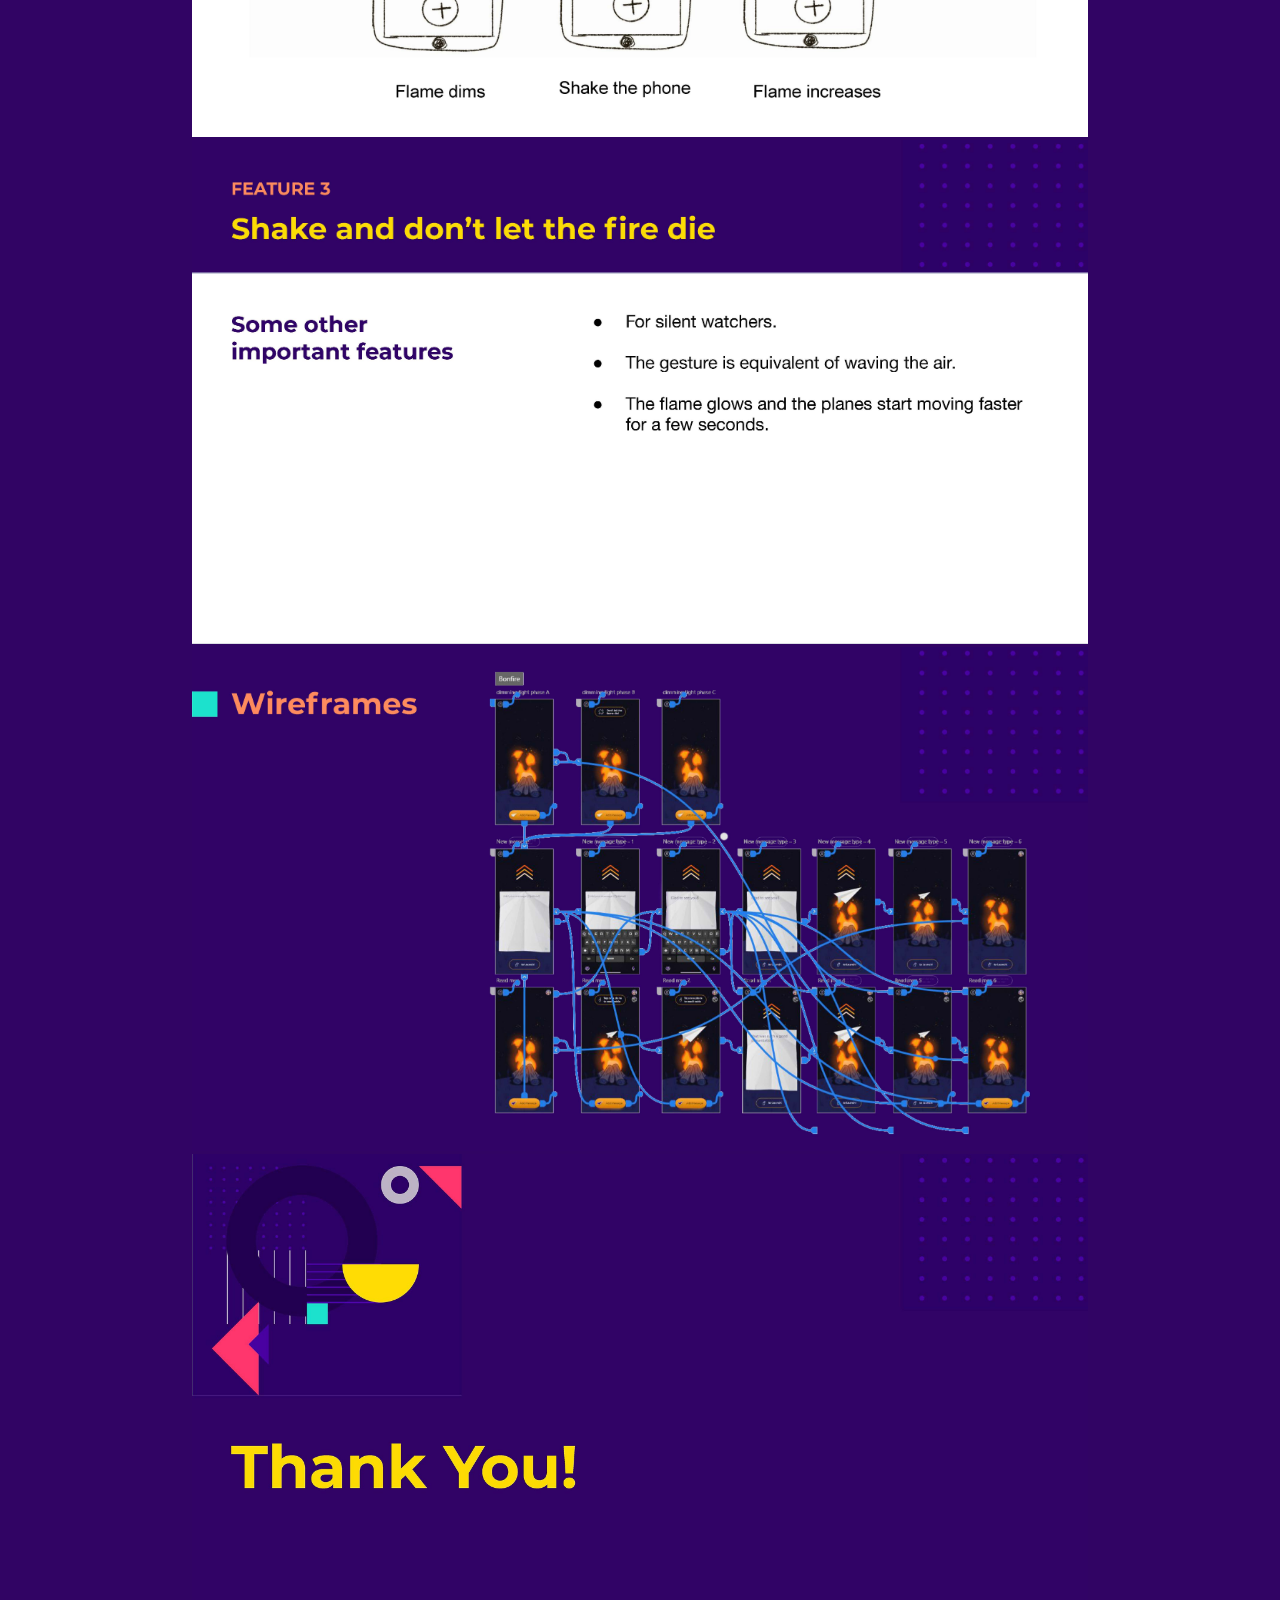
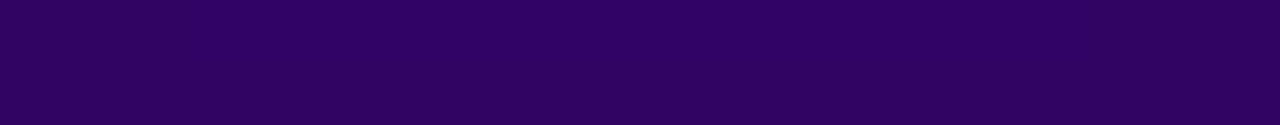
<file: bonfire.htm>
<!DOCTYPE html>
<html lang="en">
<head>
    <meta charset="UTF-8">
    <meta http-equiv="X-UA-Compatible" content="IE=edge">
    <meta name="viewport" content="width=device-width, initial-scale=1.0">
    <title>Bonfire</title>
    <link href="https://cdn.jsdelivr.net/npm/bootstrap@5.0.0-beta3/dist/css/bootstrap.min.css" rel="stylesheet" integrity="sha384-eOJMYsd53ii+scO/bJGFsiCZc+5NDVN2yr8+0RDqr0Ql0h+rP48ckxlpbzKgwra6" crossorigin="anonymous">
    <link rel="preconnect" href="https://fonts.googleapis.com">
    <link rel="preconnect" href="https://fonts.gstatic.com" crossorigin>
    <link href="https://fonts.googleapis.com/css2?family=Montserrat:ital,wght@0,100;0,200;0,300;0,400;0,500;0,600;0,700;0,800;0,900;1,100;1,200;1,300;1,400;1,500;1,600;1,700;1,800;1,900&display=swap" rel="stylesheet">
    <link rel="preconnect" href="https://fonts.googleapis.com">
    <link rel="preconnect" href="https://fonts.gstatic.com" crossorigin>
    <link rel="preconnect" href="https://fonts.googleapis.com">
    <link rel="preconnect" href="https://fonts.gstatic.com" crossorigin>
    <link href="https://fonts.googleapis.com/css2?family=Nunito+Sans:ital,wght@0,200;0,300;0,400;0,600;0,700;0,800;0,900;1,200;1,300;1,400;1,600;1,700;1,800;1,900&display=swap" rel="stylesheet">
    <link href="https://fonts.googleapis.com/css2?family=Playfair+Display:ital,wght@0,400;0,500;0,600;0,700;0,800;0,900;1,400;1,500;1,600;1,700;1,800;1,900&display=swap" rel="stylesheet">
    <link rel="preconnect" href="https://fonts.googleapis.com">
    <link rel="preconnect" href="https://fonts.gstatic.com" crossorigin>
    <link href="https://fonts.googleapis.com/css2?family=Nunito:ital,wght@0,200;0,300;0,400;0,600;0,700;0,800;0,900;1,200;1,300;1,400;1,600;1,700;1,800;1,900&display=swap" rel="stylesheet">
    <link rel="shortcut icon" type="image/png" href="favicon.png">
    <link rel="stylesheet" href="bonfire.css">
</head>
<body>
    <nav class="navbar navbar-expand-lg navbar-light">
        <div class="navflex">
        <div>
        <a class="navbar-brand active" href="index.htm">< JRIBH</a>
        </div>
        <div class="divright">
            <button class="navbar-toggler" type="button" data-toggle="collapse" data-target="#navbarSupportedContent" aria-controls="navbarSupportedContent" aria-expanded="false" aria-label="Toggle navigation">
                <span class="navbar-toggler-icon"></span>
            </button>
            <div class="collapse navbar-collapse" id="navbarSupportedContent">
             <ul class="navbar-nav mr-auto">
            <li class="nav-item">
              <a class="nav-link" href="work.htm">WORK</a>
            </li>
            <li class="nav-item">
              <a class="nav-link" href="creative.htm">CREATIVE</a>
            </li>
            <li class="nav-item">
                <a class="nav-link" href="about.htm">ABOUT</a>
            </li>
          </ul>
         </div>
        </div>
        </div>
    </nav>

    <!-- <div class="banner">
        <iframe width="1920" height="1080" src="https://www.youtube.com/embed/69Xjo5tjvJ8?controls=0&modestbranding=1&autoplay=1&mute=1&rel=0&showinfo=0" title="Touch-ting" frameborder="0" autoplay="1" allow="accelerometer; autoplay; clipboard-write; encrypted-media; gyroscope; picture-in-picture" allowfullscreen></iframe>   
    </div> -->

    <div class="containerproject">
       <img src="bonfire/1 (1).jpg" class="img-fluid">
       <div class="banner2">
        <iframe width="1920" height="1080" src="https://www.youtube.com/embed/8KBa4vEuCQw?modestbranding=1&mute=1&rel=0" title="Bonfire" frameborder="0" allow="accelerometer; autoplay; clipboard-write; encrypted-media; gyroscope; picture-in-picture" allowfullscreen></iframe>
        <!-- <iframe width="1920" height="1080" src="https://www.youtube.com/embed/wgkZih-2mvw?controls=0&modestbranding=1&autoplay=0&mute=1&rel=0&showinfo=0" title="Touch-ting" frameborder="0" autoplay="0" allow="accelerometer; autoplay; clipboard-write; encrypted-media; gyroscope; picture-in-picture" allowfullscreen></iframe>    -->
        </div>
       <img src="bonfire/1 (2).jpg" class="img-fluid">
       <img src="bonfire/1 (3).jpg" class="img-fluid">
       <img src="bonfire/1 (4).jpg" class="img-fluid">
       <img src="bonfire/1 (5).jpg" class="img-fluid">
       <img src="bonfire/1 (6).jpg" class="img-fluid">
       <img src="bonfire/1 (7).jpg" class="img-fluid">
       <img src="bonfire/1 (8).jpg" class="img-fluid">
       <img src="bonfire/1 (9).jpg" class="img-fluid">
       <img src="bonfire/1 (10).jpg" class="img-fluid">
       <img src="bonfire/1 (11).jpg" class="img-fluid">

       
    
       <img src="bonfire/1 (12).jpg" class="img-fluid">
       <img src="bonfire/1 (13).jpg" class="img-fluid">
       <img src="bonfire/1 (14).jpg" class="img-fluid">
       <img src="bonfire/1 (15).jpg" class="img-fluid">
       <img src="bonfire/1 (16).jpg" class="img-fluid">
       <img src="bonfire/1 (17).jpg" class="img-fluid">
       <img src="bonfire/1 (18).jpg" class="img-fluid">
   </div>

  

    <script src="https://code.jquery.com/jquery-3.4.1.slim.min.js" integrity="sha384-J6qa4849blE2+poT4WnyKhv5vZF5SrPo0iEjwBvKU7imGFAV0wwj1yYfoRSJoZ+n" crossorigin="anonymous"></script>
    <script src="https://cdn.jsdelivr.net/npm/popper.js@1.16.0/dist/umd/popper.min.js" integrity="sha384-Q6E9RHvbIyZFJoft+2mJbHaEWldlvI9IOYy5n3zV9zzTtmI3UksdQRVvoxMfooAo" crossorigin="anonymous"></script>
    <script src="https://stackpath.bootstrapcdn.com/bootstrap/4.4.1/js/bootstrap.min.js" integrity="sha384-wfSDF2E50Y2D1uUdj0O3uMBJnjuUD4Ih7YwaYd1iqfktj0Uod8GCExl3Og8ifwB6" crossorigin="anonymous"></script>
    <script src="bonfire.js"></script>
</body>
</html>
</file>
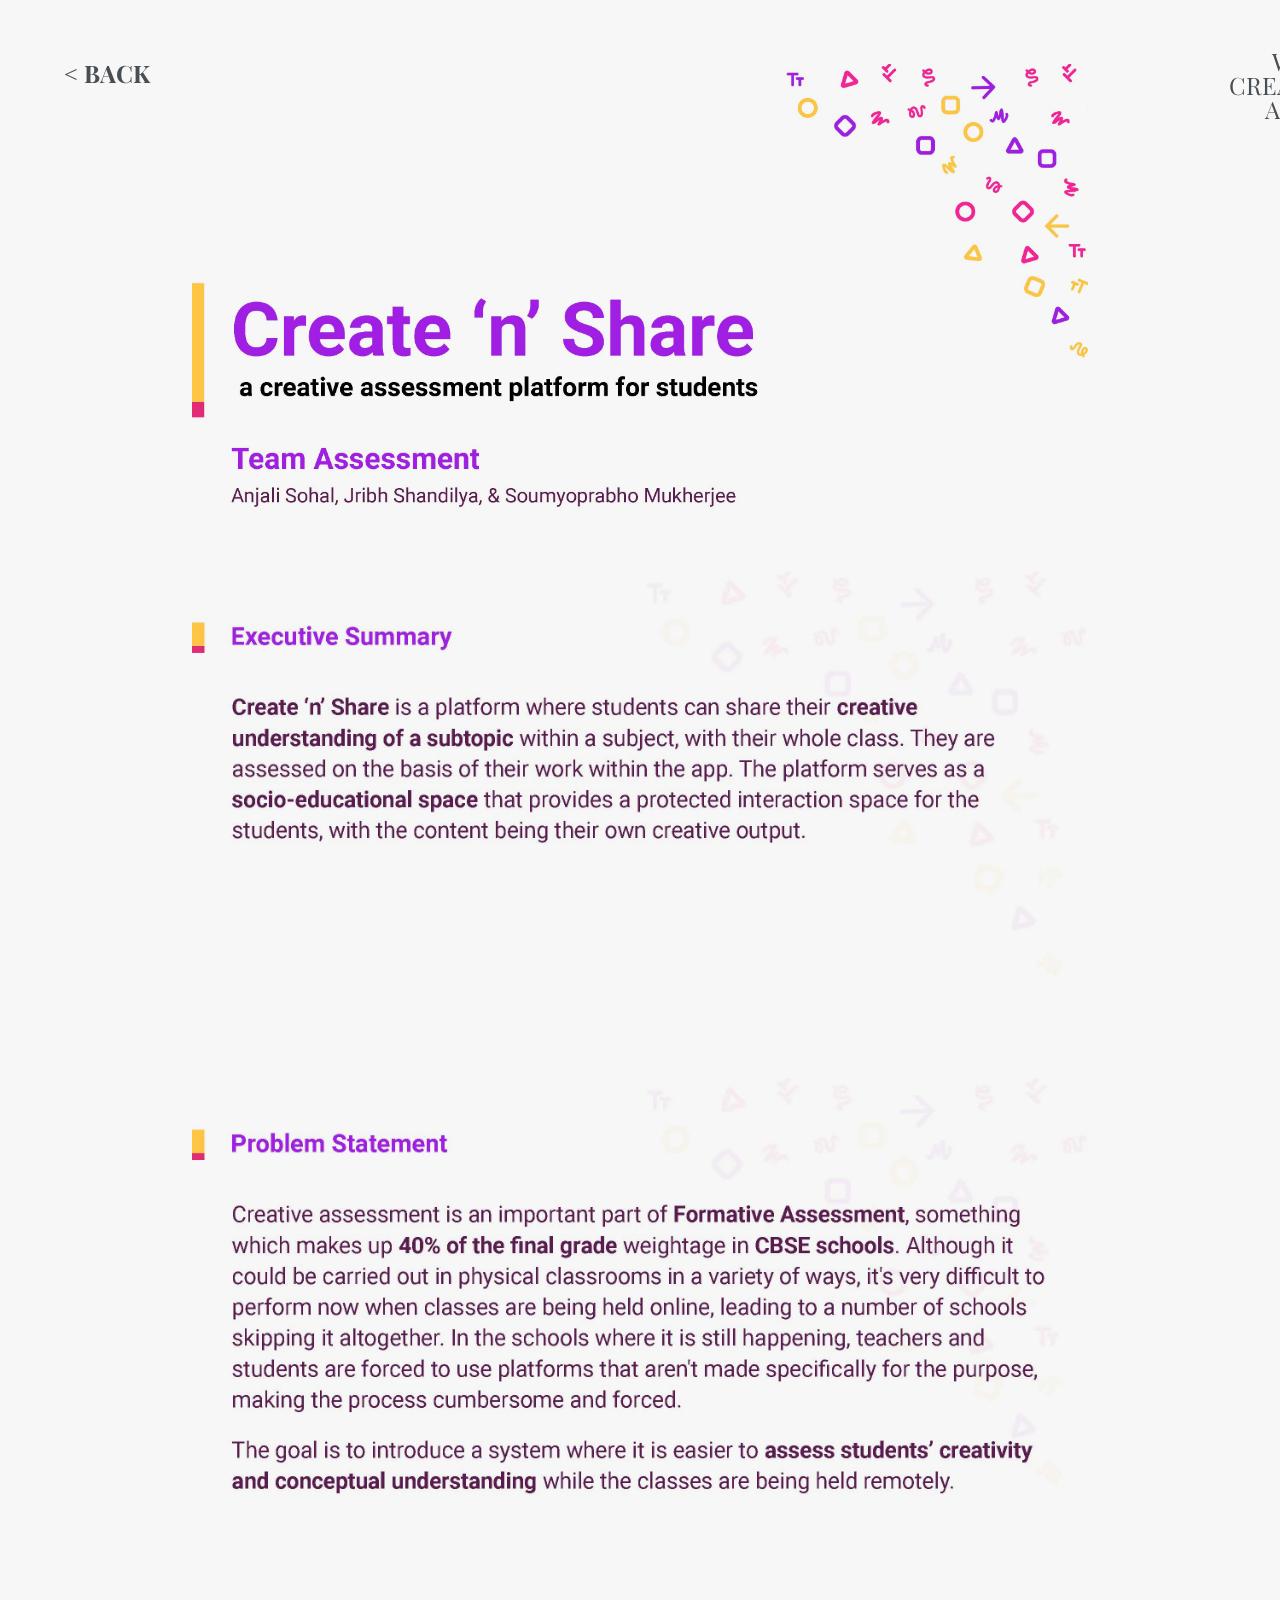
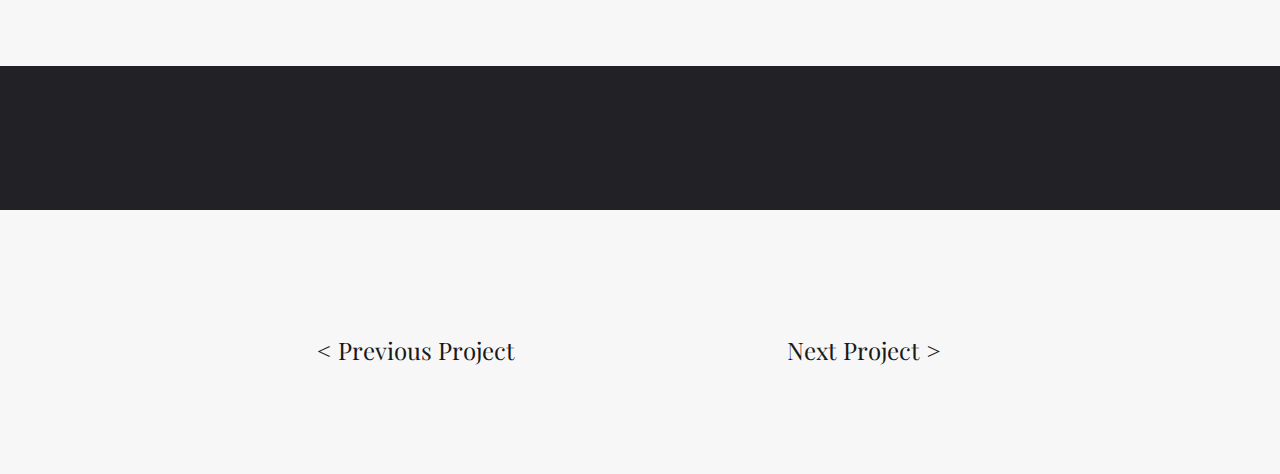
<file: createnshare.htm>
<!DOCTYPE html>
<html lang="en">
<head>
    <meta charset="UTF-8">
    <meta http-equiv="X-UA-Compatible" content="IE=edge">
    <meta name="viewport" content="width=device-width, initial-scale=1.0">
    <title>Create 'n' Share</title>
    <link href="https://cdn.jsdelivr.net/npm/bootstrap@5.0.0-beta3/dist/css/bootstrap.min.css" rel="stylesheet" integrity="sha384-eOJMYsd53ii+scO/bJGFsiCZc+5NDVN2yr8+0RDqr0Ql0h+rP48ckxlpbzKgwra6" crossorigin="anonymous">
    <link rel="preconnect" href="https://fonts.googleapis.com">
    <link rel="preconnect" href="https://fonts.gstatic.com" crossorigin>
    <link href="https://fonts.googleapis.com/css2?family=Montserrat:ital,wght@0,100;0,200;0,300;0,400;0,500;0,600;0,700;0,800;0,900;1,100;1,200;1,300;1,400;1,500;1,600;1,700;1,800;1,900&display=swap" rel="stylesheet">
    <link rel="preconnect" href="https://fonts.googleapis.com">
    <link rel="preconnect" href="https://fonts.gstatic.com" crossorigin>
    <link rel="preconnect" href="https://fonts.googleapis.com">
    <link rel="preconnect" href="https://fonts.gstatic.com" crossorigin>
    <link href="https://fonts.googleapis.com/css2?family=Nunito+Sans:ital,wght@0,200;0,300;0,400;0,600;0,700;0,800;0,900;1,200;1,300;1,400;1,600;1,700;1,800;1,900&display=swap" rel="stylesheet">
    <link href="https://fonts.googleapis.com/css2?family=Playfair+Display:ital,wght@0,400;0,500;0,600;0,700;0,800;0,900;1,400;1,500;1,600;1,700;1,800;1,900&display=swap" rel="stylesheet">
    <link rel="preconnect" href="https://fonts.googleapis.com">
    <link rel="preconnect" href="https://fonts.gstatic.com" crossorigin>
    <link href="https://fonts.googleapis.com/css2?family=Nunito:ital,wght@0,200;0,300;0,400;0,600;0,700;0,800;0,900;1,200;1,300;1,400;1,600;1,700;1,800;1,900&display=swap" rel="stylesheet">
    <link rel="shortcut icon" type="image/png" href="favicon.png">
    <link rel="stylesheet" href="createnshare.css">
</head>
<body>
    <nav class="navbar navbar-expand-lg navbar-light">
        <div class="navflex">
        <div>
        <a class="navbar-brand active" href="work.htm">< BACK</a>
        </div>
        <div class="divright">
            <button class="navbar-toggler" type="button" data-toggle="collapse" data-target="#navbarSupportedContent" aria-controls="navbarSupportedContent" aria-expanded="false" aria-label="Toggle navigation">
                <span class="navbar-toggler-icon"></span>
            </button>
            <div class="collapse navbar-collapse" id="navbarSupportedContent">
             <ul class="navbar-nav mr-auto">
            <li class="nav-item">
              <a class="nav-link" href="work.htm">WORK</a>
            </li>
            <li class="nav-item">
              <a class="nav-link" href="creative.htm">CREATIVE</a>
            </li>
            <li class="nav-item">
                <a class="nav-link" href="about.htm">ABOUT</a>
            </li>
          </ul>
         </div>
        </div>
        </div>
    </nav>

    <div class="containerproject">
       <img src="createnshare/1 (1).jpg" class="img-fluid">
       <img src="createnshare/1 (2).jpg" class="img-fluid">
       <img src="createnshare/1 (3).jpg" class="img-fluid">
       <img data-src="createnshare/1 (4).jpg" class="img-fluid lazy">
       <img data-src="createnshare/1 (5).jpg" class="img-fluid lazy">
       <img data-src="createnshare/1 (6).jpg" class="img-fluid lazy">
       <img data-src="createnshare/1 (7).jpg" class="img-fluid lazy">
       <img data-src="createnshare/1 (8).jpg" class="img-fluid lazy">
       <img data-src="createnshare/1 (9).jpg" class="img-fluid lazy">
       <img data-src="createnshare/1 (10).jpg" class="img-fluid lazy">
       <img data-src="createnshare/1 (11).jpg" class="img-fluid lazy">
       <img data-src="createnshare/1 (12).jpg" class="img-fluid lazy">
    </div>
    <div class="containerprojectb">
       <img data-src="createnshare/1 (13).jpg" class="img-fluid lazy">
       <img data-src="createnshare/1 (14).jpg" class="img-fluid lazy">
       <img data-src="createnshare/1 (15).jpg" class="img-fluid lazy">
       <img data-src="createnshare/1 (16).jpg" class="img-fluid lazy">
       <img data-src="createnshare/1 (17).jpg" class="img-fluid lazy">
    </div>
    <div class="containerproject">
       <img data-src="createnshare/1 (18).jpg" class="img-fluid lazy">
       <img data-src="createnshare/1 (19).jpg" class="img-fluid lazy">
       <img data-src="createnshare/1 (20).jpg" class="img-fluid lazy">
       <img data-src="createnshare/1 (22).jpg" class="img-fluid lazy">
    
       <div class="nextprojectdiv">
        <div class="previous" onclick="location.href='remotetouch.htm';" style="cursor: pointer;">
           < Previous Project
        </div>
        <div class="next" onclick="location.href='youtubecoach.htm';" style="cursor: pointer;">
            Next Project >
        </div>
        </div>
    
    </div>

       
   </div>

  

    <script src="https://code.jquery.com/jquery-3.4.1.slim.min.js" integrity="sha384-J6qa4849blE2+poT4WnyKhv5vZF5SrPo0iEjwBvKU7imGFAV0wwj1yYfoRSJoZ+n" crossorigin="anonymous"></script>
    <script src="https://cdn.jsdelivr.net/npm/popper.js@1.16.0/dist/umd/popper.min.js" integrity="sha384-Q6E9RHvbIyZFJoft+2mJbHaEWldlvI9IOYy5n3zV9zzTtmI3UksdQRVvoxMfooAo" crossorigin="anonymous"></script>
    <script src="https://stackpath.bootstrapcdn.com/bootstrap/4.4.1/js/bootstrap.min.js" integrity="sha384-wfSDF2E50Y2D1uUdj0O3uMBJnjuUD4Ih7YwaYd1iqfktj0Uod8GCExl3Og8ifwB6" crossorigin="anonymous"></script>
    <script src="createnshare.js"></script>
</body>
</html>
</file>
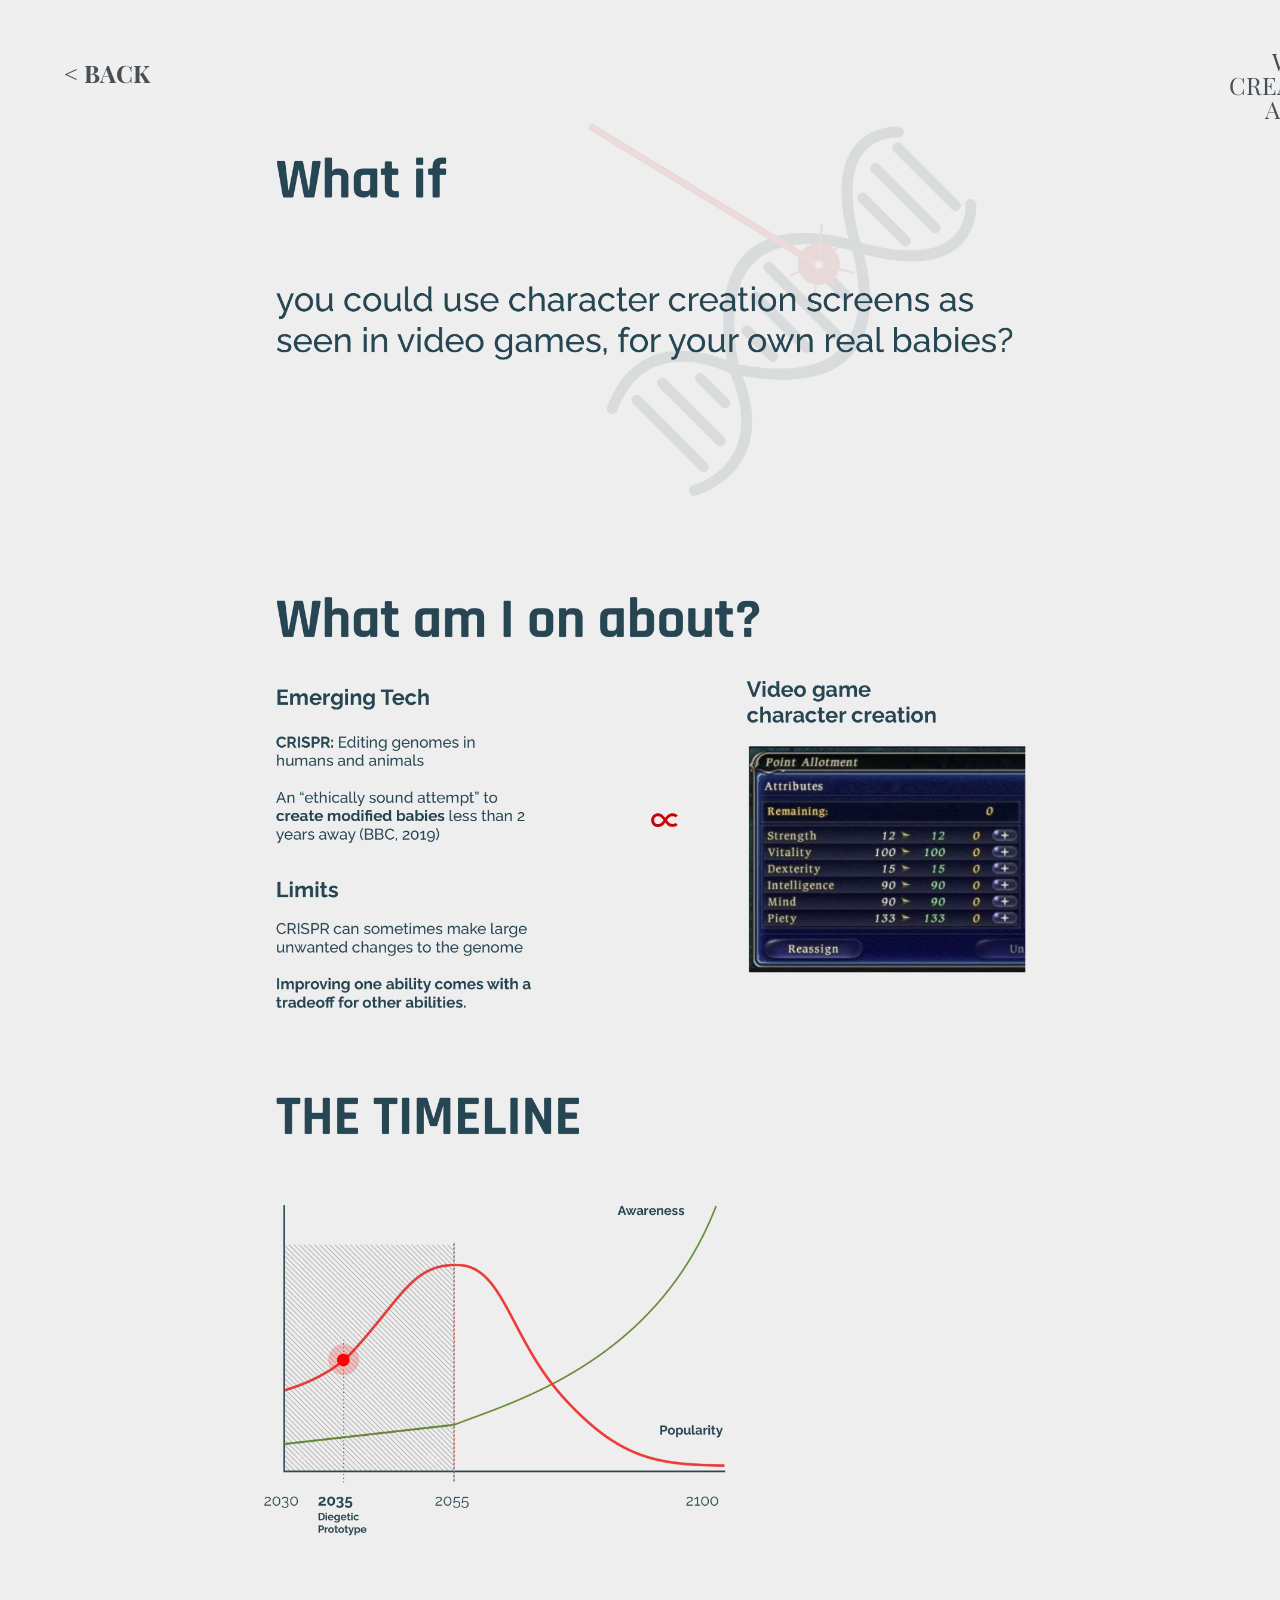
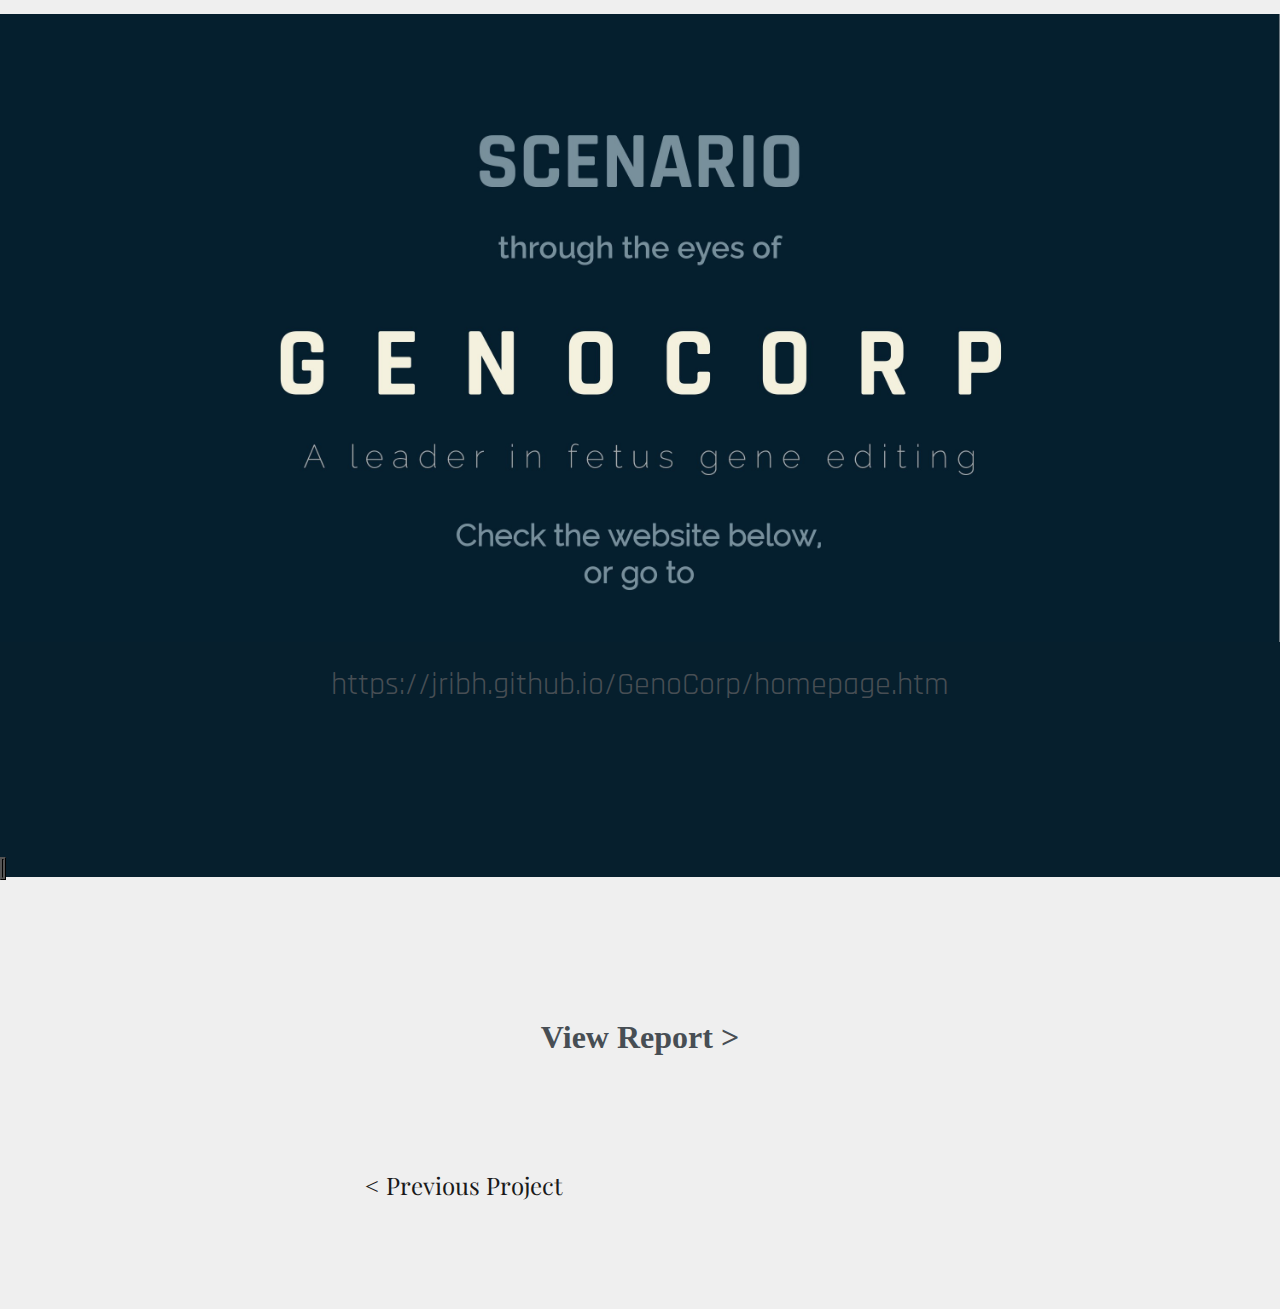
<file: genocorp.htm>
<!DOCTYPE html>
<html lang="en">
<head>
    <meta charset="UTF-8">
    <meta http-equiv="X-UA-Compatible" content="IE=edge">
    <meta name="viewport" content="width=device-width, initial-scale=1.0">
    <title>GenoCorp</title>
    <link href="https://cdn.jsdelivr.net/npm/bootstrap@5.0.0-beta3/dist/css/bootstrap.min.css" rel="stylesheet" integrity="sha384-eOJMYsd53ii+scO/bJGFsiCZc+5NDVN2yr8+0RDqr0Ql0h+rP48ckxlpbzKgwra6" crossorigin="anonymous">
    <link rel="preconnect" href="https://fonts.googleapis.com">
    <link rel="preconnect" href="https://fonts.gstatic.com" crossorigin>
    <link href="https://fonts.googleapis.com/css2?family=Montserrat:ital,wght@0,100;0,200;0,300;0,400;0,500;0,600;0,700;0,800;0,900;1,100;1,200;1,300;1,400;1,500;1,600;1,700;1,800;1,900&display=swap" rel="stylesheet">
    <link rel="preconnect" href="https://fonts.googleapis.com">
    <link rel="preconnect" href="https://fonts.gstatic.com" crossorigin>
    <link rel="preconnect" href="https://fonts.googleapis.com">
    <link rel="preconnect" href="https://fonts.gstatic.com" crossorigin>
    <link href="https://fonts.googleapis.com/css2?family=Nunito+Sans:ital,wght@0,200;0,300;0,400;0,600;0,700;0,800;0,900;1,200;1,300;1,400;1,600;1,700;1,800;1,900&display=swap" rel="stylesheet">
    <link href="https://fonts.googleapis.com/css2?family=Playfair+Display:ital,wght@0,400;0,500;0,600;0,700;0,800;0,900;1,400;1,500;1,600;1,700;1,800;1,900&display=swap" rel="stylesheet">
    <link rel="preconnect" href="https://fonts.googleapis.com">
    <link rel="preconnect" href="https://fonts.gstatic.com" crossorigin>
    <link href="https://fonts.googleapis.com/css2?family=Nunito:ital,wght@0,200;0,300;0,400;0,600;0,700;0,800;0,900;1,200;1,300;1,400;1,600;1,700;1,800;1,900&display=swap" rel="stylesheet">
    <link rel="preconnect" href="https://fonts.googleapis.com">
<link rel="preconnect" href="https://fonts.gstatic.com" crossorigin>
<link href="https://fonts.googleapis.com/css2?family=Rajdhani:wght@300&display=swap" rel="stylesheet">
    <link rel="shortcut icon" type="image/png" href="favicon.png">
    <link rel="stylesheet" href="genocorp.css">
</head>
<body>
    <nav class="navbar navbar-expand-lg navbar-light">
        <div class="navflex">
        <div>
        <a class="navbar-brand active" href="work.htm">< BACK</a>
        </div>
        <div class="divright">
            <button class="navbar-toggler" type="button" data-toggle="collapse" data-target="#navbarSupportedContent" aria-controls="navbarSupportedContent" aria-expanded="false" aria-label="Toggle navigation">
                <span class="navbar-toggler-icon"></span>
            </button>
            <div class="collapse navbar-collapse" id="navbarSupportedContent">
             <ul class="navbar-nav mr-auto">
            <li class="nav-item">
              <a class="nav-link" href="work.htm">WORK</a>
            </li>
            <li class="nav-item">
              <a class="nav-link" href="creative.htm">CREATIVE</a>
            </li>
            <li class="nav-item">
                <a class="nav-link" href="about.htm">ABOUT</a>
            </li>
          </ul>
         </div>
        </div>
        </div>
    </nav>



    <div class="containerproject">
       <img src="genocorp/1 (1).jpg" class="img-fluid">
       <img src="genocorp/1 (2).jpg" class="img-fluid">
       <img src="genocorp/1 (3).jpg" class="img-fluid">
       </div>
       <div class="containerproject2">
       <img src="genocorp/1 (4).jpg" class="img-fluid imageforbig">
       <img src="genocorp/1 (7).jpg" class="img-fluid imageforsmall">
       <a href="https://jribh.github.io/GenoCorp/homepage.htm" class="linkwebsite" target="_blank">https://jribh.github.io/GenoCorp/homepage.htm</a>
       <div class="website">
        <object type="text/html" data="https://jribh.github.io/GenoCorp/homepage.htm" style="overflow:auto;border:3px ridge Black" class="websiteobject">
        </object>
    </div>
    </div>
    <div class="containerproject">
       <img data-src="genocorp/1 (5).jpg" class="img-fluid lazy">
       <img data-src="genocorp/1 (6).jpg" class="img-fluid lazy">

  
       <div class="report">
        <a href="genocorp/Genocorp report.pdf" target="_blank">   
        View Report >
        </a>
    
        <div class="nextprojectdiv">
            <div class="previous" onclick="location.href='bonfire.htm';" style="cursor: pointer;">
               < Previous Project
            </div>
            <!-- <div class="next" onclick="location.href='guardian.htm';" style="cursor: pointer;">
                Next Project >
            </div> -->
            </div>
  
    </div>
 

   </div>

  

    <script src="https://code.jquery.com/jquery-3.4.1.slim.min.js" integrity="sha384-J6qa4849blE2+poT4WnyKhv5vZF5SrPo0iEjwBvKU7imGFAV0wwj1yYfoRSJoZ+n" crossorigin="anonymous"></script>
    <script src="https://cdn.jsdelivr.net/npm/popper.js@1.16.0/dist/umd/popper.min.js" integrity="sha384-Q6E9RHvbIyZFJoft+2mJbHaEWldlvI9IOYy5n3zV9zzTtmI3UksdQRVvoxMfooAo" crossorigin="anonymous"></script>
    <script src="https://stackpath.bootstrapcdn.com/bootstrap/4.4.1/js/bootstrap.min.js" integrity="sha384-wfSDF2E50Y2D1uUdj0O3uMBJnjuUD4Ih7YwaYd1iqfktj0Uod8GCExl3Og8ifwB6" crossorigin="anonymous"></script>
    <script src="genocorp.js"></script>
</body>
</html>
</file>
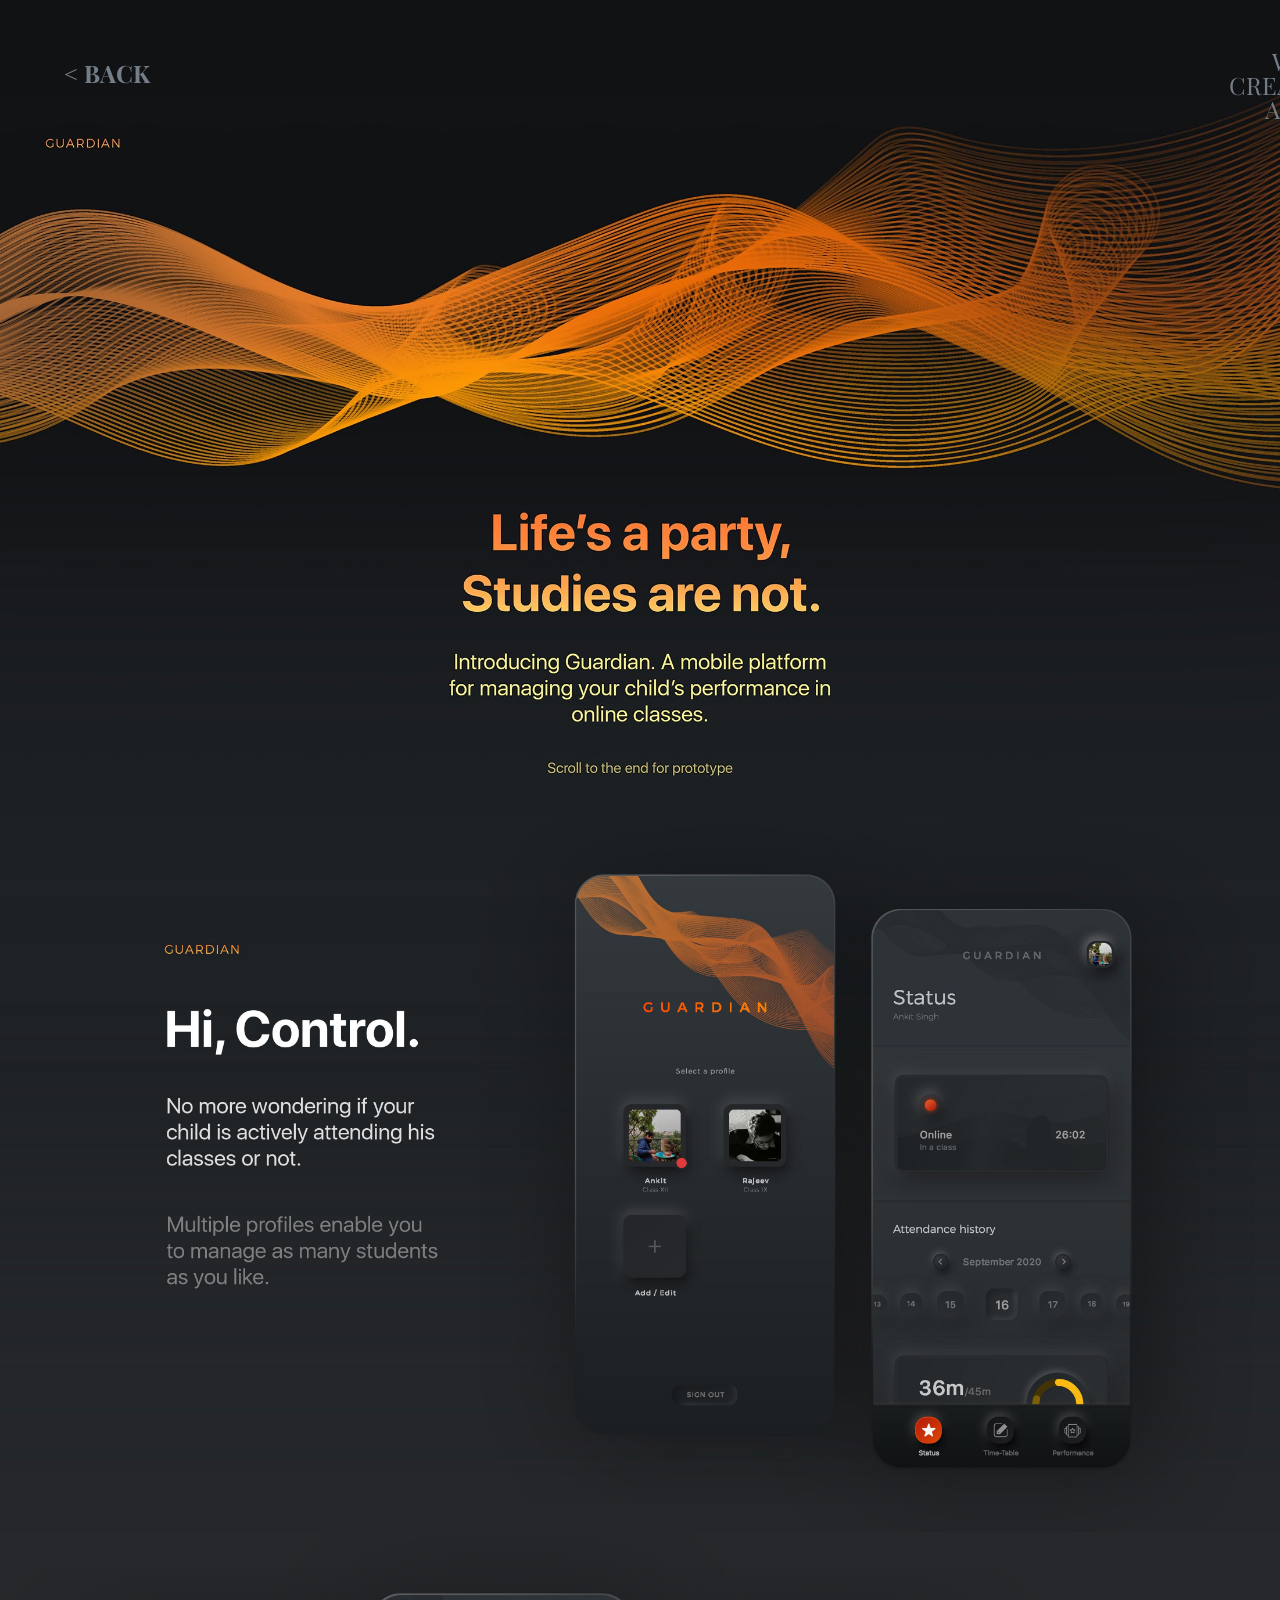
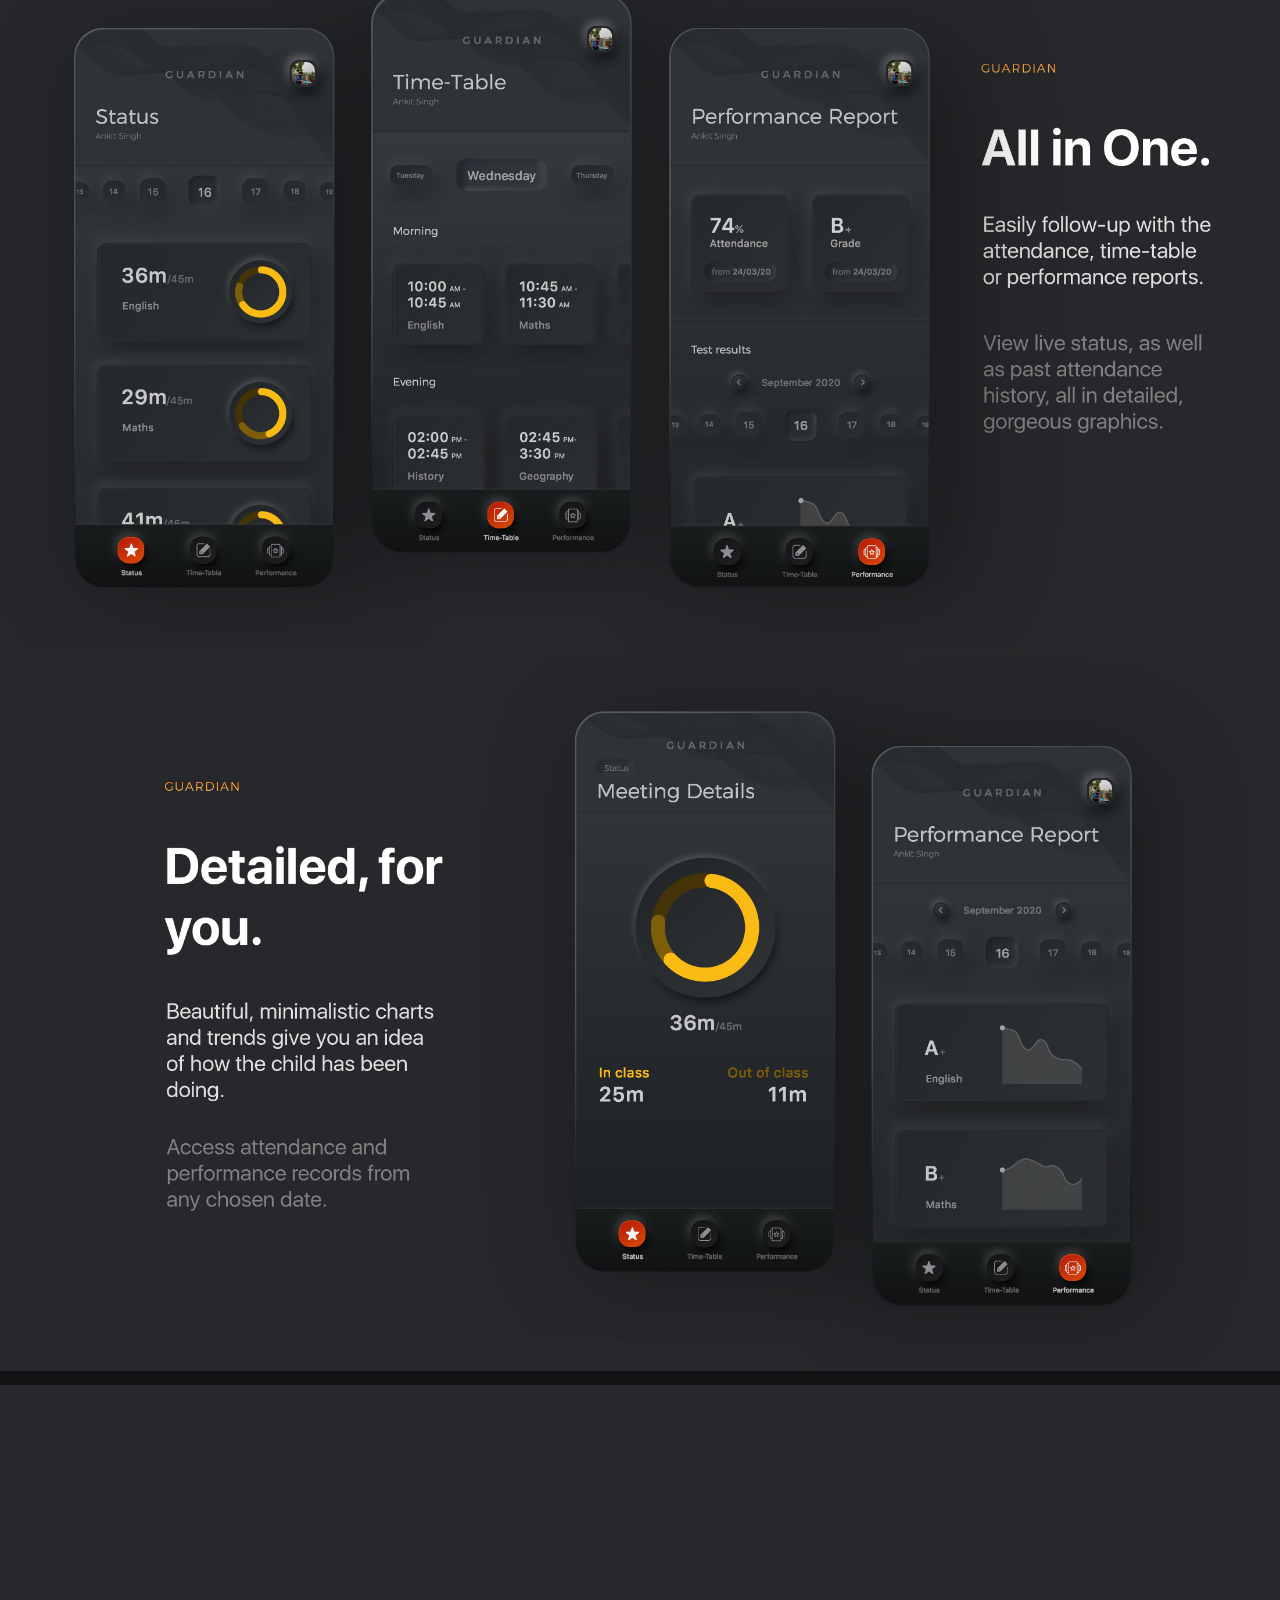
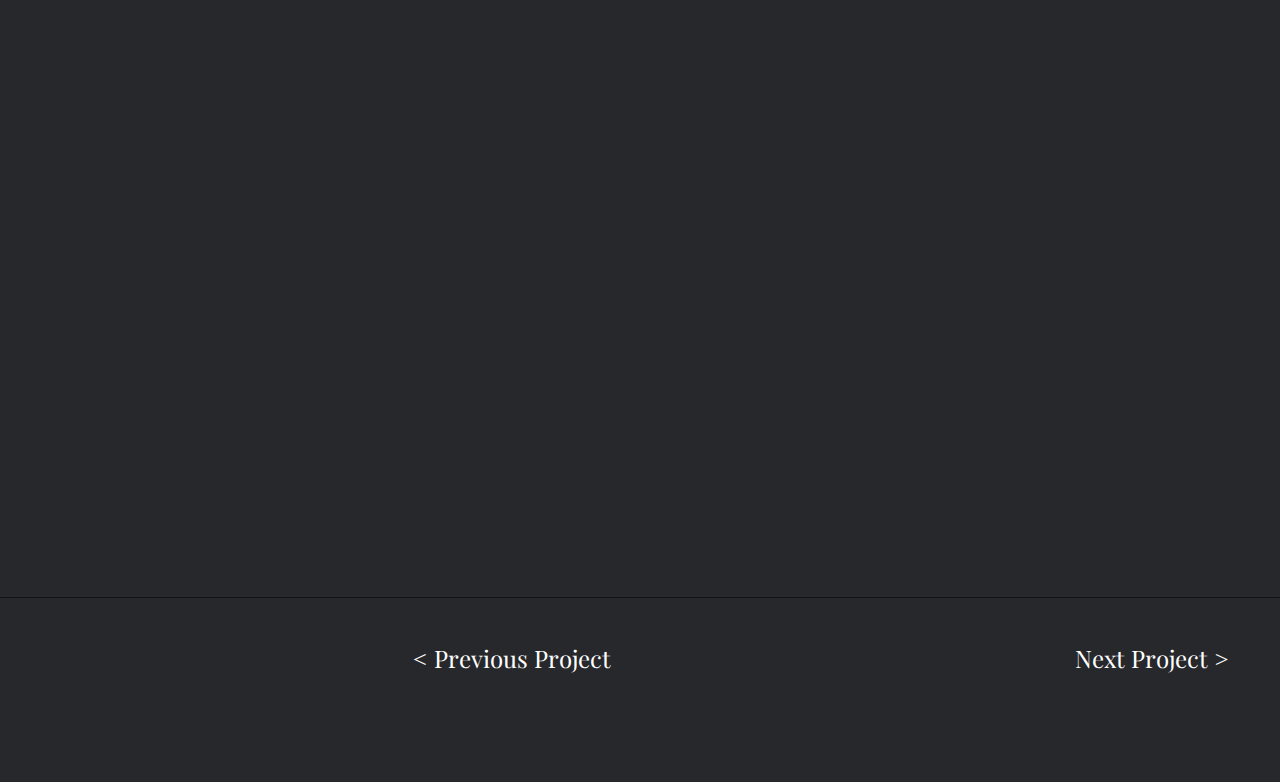
<file: guardian.htm>
<!DOCTYPE html>
<html lang="en">
<head>
    <meta charset="UTF-8">
    <meta http-equiv="X-UA-Compatible" content="IE=edge">
    <meta name="viewport" content="width=device-width, initial-scale=1.0">
    <title>Guardian</title>
    <link href="https://cdn.jsdelivr.net/npm/bootstrap@5.0.0-beta3/dist/css/bootstrap.min.css" rel="stylesheet" integrity="sha384-eOJMYsd53ii+scO/bJGFsiCZc+5NDVN2yr8+0RDqr0Ql0h+rP48ckxlpbzKgwra6" crossorigin="anonymous">
    <link rel="preconnect" href="https://fonts.googleapis.com">
    <link rel="preconnect" href="https://fonts.gstatic.com" crossorigin>
    <link href="https://fonts.googleapis.com/css2?family=Montserrat:ital,wght@0,100;0,200;0,300;0,400;0,500;0,600;0,700;0,800;0,900;1,100;1,200;1,300;1,400;1,500;1,600;1,700;1,800;1,900&display=swap" rel="stylesheet">
    <link rel="preconnect" href="https://fonts.googleapis.com">
    <link rel="preconnect" href="https://fonts.gstatic.com" crossorigin>
    <link rel="preconnect" href="https://fonts.googleapis.com">
    <link rel="preconnect" href="https://fonts.gstatic.com" crossorigin>
    <link href="https://fonts.googleapis.com/css2?family=Nunito+Sans:ital,wght@0,200;0,300;0,400;0,600;0,700;0,800;0,900;1,200;1,300;1,400;1,600;1,700;1,800;1,900&display=swap" rel="stylesheet">
    <link href="https://fonts.googleapis.com/css2?family=Playfair+Display:ital,wght@0,400;0,500;0,600;0,700;0,800;0,900;1,400;1,500;1,600;1,700;1,800;1,900&display=swap" rel="stylesheet">
    <link rel="preconnect" href="https://fonts.googleapis.com">
    <link rel="preconnect" href="https://fonts.gstatic.com" crossorigin>
    <link href="https://fonts.googleapis.com/css2?family=Nunito:ital,wght@0,200;0,300;0,400;0,600;0,700;0,800;0,900;1,200;1,300;1,400;1,600;1,700;1,800;1,900&display=swap" rel="stylesheet">
    <link rel="shortcut icon" type="image/png" href="favicon.png">
    <link rel="stylesheet" href="guardian.css">
</head>
<body>
    <nav class="navbar navbar-expand-lg navbar-light">
        <div class="navflex">
        <div>
        <a class="navbar-brand active" href="work.htm">< BACK</a>
        </div>
        <div class="divright">
            <button class="navbar-toggler" type="button" data-toggle="collapse" data-target="#navbarSupportedContent" aria-controls="navbarSupportedContent" aria-expanded="false" aria-label="Toggle navigation">
                <span class="navbar-toggler-icon"></span>
            </button>
            <div class="collapse navbar-collapse" id="navbarSupportedContent">
             <ul class="navbar-nav mr-auto">
            <li class="nav-item">
              <a class="nav-link" href="work.htm">WORK</a>
            </li>
            <li class="nav-item">
              <a class="nav-link" href="creative.htm">CREATIVE</a>
            </li>
            <li class="nav-item">
                <a class="nav-link" href="about.htm">ABOUT</a>
            </li>
          </ul>
         </div>
        </div>
        </div>
    </nav>

    <div class="containerproject">
       <img src="guardian/1 (1).jpg" class="img-fluid">
       <img src="guardian/1 (2).jpg" class="img-fluid">
       <img src="guardian/1 (3).jpg" class="img-fluid">
       <img src="guardian/1 (4).jpg" class="img-fluid">
       <img data-src="guardian/1 (5).jpg" class="img-fluid lazy">
       <img data-src="guardian/1 (6).jpg" class="img-fluid lazy">
       <img data-src="guardian/1 (7).jpg" class="img-fluid lazy">
       <img data-src="guardian/1 (8).jpg" class="img-fluid lazy">
       <img data-src="guardian/1 (9).jpg" class="img-fluid lazy">
       <img data-src="guardian/1 (10).jpg" class="img-fluid lazy">
       <img data-src="guardian/1 (11).jpg" class="img-fluid lazy">
       <img data-src="guardian/1 (12).jpg" class="img-fluid lazy">
       <img data-src="guardian/1 (13).jpg" class="img-fluid lazy">
       <img data-src="guardian/1 (14).jpg" class="img-fluid lazy">
       <img data-src="guardian/1 (15).jpg" class="img-fluid lazy">
       <img data-src="guardian/1 (16).jpg" class="img-fluid offonphone lazy">
       
       <div class="proto offonphone">
       <iframe width="375" height="812" src="https://xd.adobe.com/embed/de054b6c-63ae-49b3-9e7b-dac7b8c682fc-8b56/" frameborder="0" allowfullscreen></iframe>
       </div>

       <img data-src="guardian/1 (17).jpg" class="img-fluid lazy">
       <img data-src="guardian/1 (18).jpg" class="img-fluid lazy">

       <div class="nextprojectdiv">
        <div class="previous" onclick="location.href='youtubecoach.htm';" style="cursor: pointer;">
           < Previous Project
        </div>
        <div class="next" onclick="location.href='bonfire.htm';" style="cursor: pointer;">
            Next Project >
        </div>
        </div>

   </div>
   <!-- <div class="report">
    <a href="youtubecoach pics/Report.pdf" target="_blank">   
    View Report >
    </a>
   </div> -->

  

    <script src="https://code.jquery.com/jquery-3.4.1.slim.min.js" integrity="sha384-J6qa4849blE2+poT4WnyKhv5vZF5SrPo0iEjwBvKU7imGFAV0wwj1yYfoRSJoZ+n" crossorigin="anonymous"></script>
    <script src="https://cdn.jsdelivr.net/npm/popper.js@1.16.0/dist/umd/popper.min.js" integrity="sha384-Q6E9RHvbIyZFJoft+2mJbHaEWldlvI9IOYy5n3zV9zzTtmI3UksdQRVvoxMfooAo" crossorigin="anonymous"></script>
    <script src="https://stackpath.bootstrapcdn.com/bootstrap/4.4.1/js/bootstrap.min.js" integrity="sha384-wfSDF2E50Y2D1uUdj0O3uMBJnjuUD4Ih7YwaYd1iqfktj0Uod8GCExl3Og8ifwB6" crossorigin="anonymous"></script>
    <script src="guardian.js"></script>
</body>
</html>
</file>
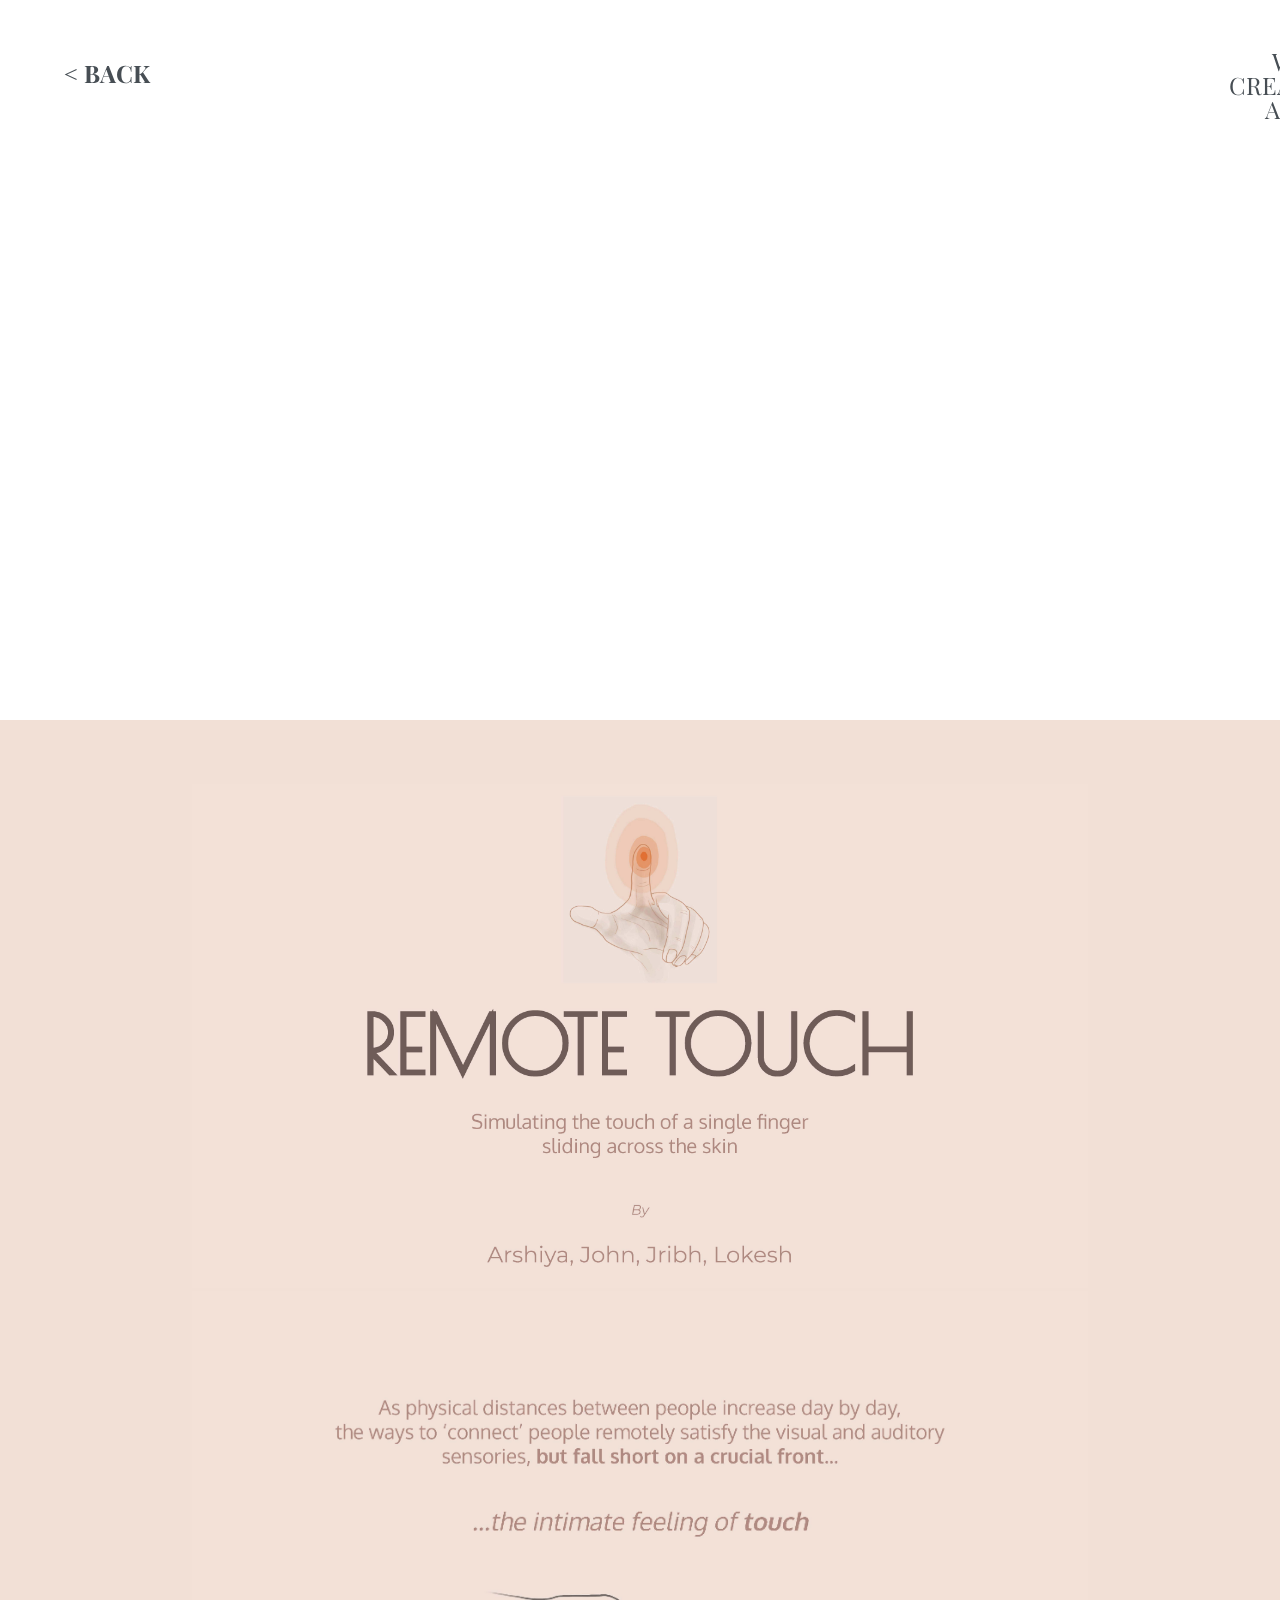
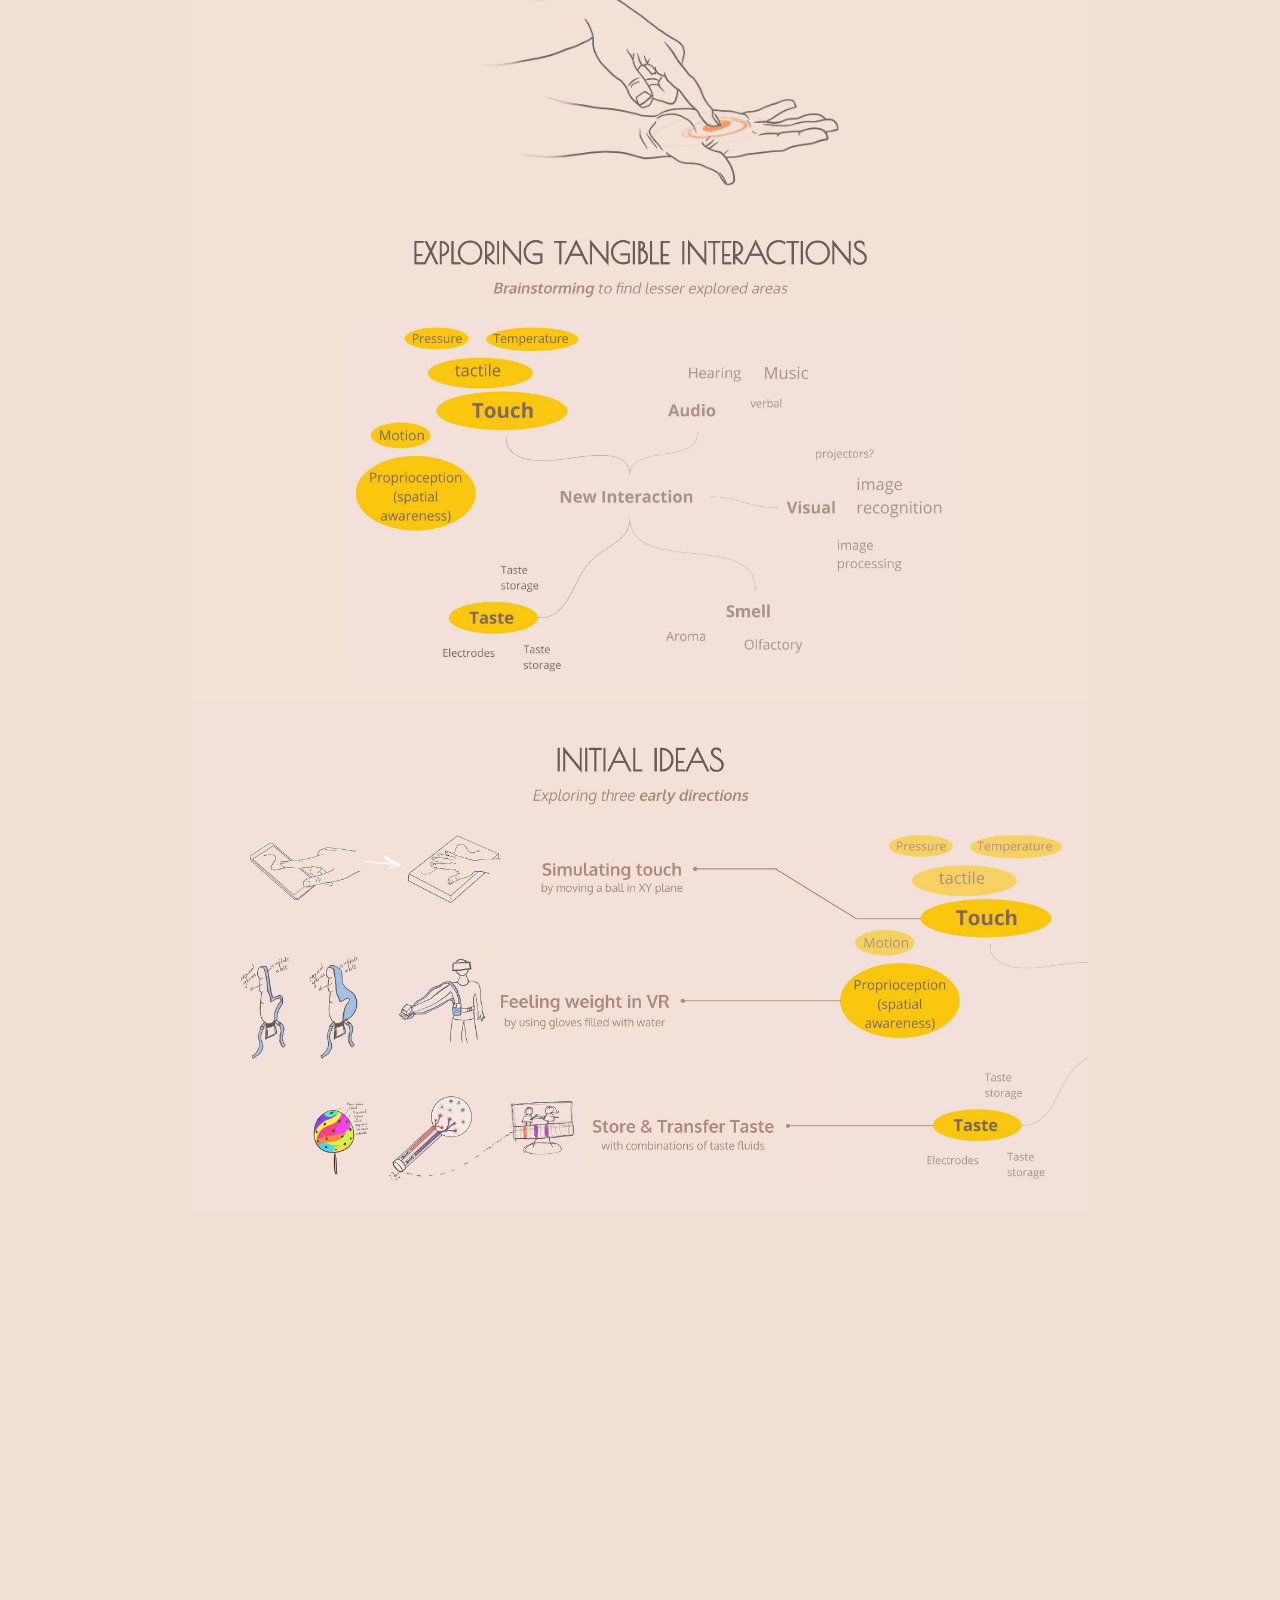
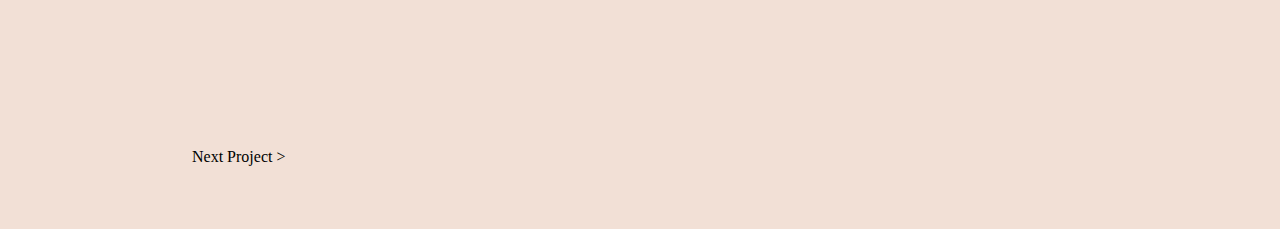
<file: remotetouch.htm>
<!DOCTYPE html>
<html lang="en">
<head>
    <meta charset="UTF-8">
    <meta http-equiv="X-UA-Compatible" content="IE=edge">
    <meta name="viewport" content="width=device-width, initial-scale=1.0">
    <title>Remote Touch</title>
    <link href="https://cdn.jsdelivr.net/npm/bootstrap@5.0.0-beta3/dist/css/bootstrap.min.css" rel="stylesheet" integrity="sha384-eOJMYsd53ii+scO/bJGFsiCZc+5NDVN2yr8+0RDqr0Ql0h+rP48ckxlpbzKgwra6" crossorigin="anonymous">
    <link rel="preconnect" href="https://fonts.googleapis.com">
    <link rel="preconnect" href="https://fonts.gstatic.com" crossorigin>
    <link href="https://fonts.googleapis.com/css2?family=Montserrat:ital,wght@0,100;0,200;0,300;0,400;0,500;0,600;0,700;0,800;0,900;1,100;1,200;1,300;1,400;1,500;1,600;1,700;1,800;1,900&display=swap" rel="stylesheet">
    <link rel="preconnect" href="https://fonts.googleapis.com">
    <link rel="preconnect" href="https://fonts.gstatic.com" crossorigin>
    <link rel="preconnect" href="https://fonts.googleapis.com">
    <link rel="preconnect" href="https://fonts.gstatic.com" crossorigin>
    <link href="https://fonts.googleapis.com/css2?family=Nunito+Sans:ital,wght@0,200;0,300;0,400;0,600;0,700;0,800;0,900;1,200;1,300;1,400;1,600;1,700;1,800;1,900&display=swap" rel="stylesheet">
    <link href="https://fonts.googleapis.com/css2?family=Playfair+Display:ital,wght@0,400;0,500;0,600;0,700;0,800;0,900;1,400;1,500;1,600;1,700;1,800;1,900&display=swap" rel="stylesheet">
    <link rel="preconnect" href="https://fonts.googleapis.com">
    <link rel="preconnect" href="https://fonts.gstatic.com" crossorigin>
    <link href="https://fonts.googleapis.com/css2?family=Nunito:ital,wght@0,200;0,300;0,400;0,600;0,700;0,800;0,900;1,200;1,300;1,400;1,600;1,700;1,800;1,900&display=swap" rel="stylesheet">
    <link rel="shortcut icon" type="image/png" href="favicon.png">
    <link rel="stylesheet" href="remotetouch.css">
</head>
<body>
    <nav class="navbar navbar-expand-lg navbar-light">
        <div class="navflex">
        <div>
        <a class="navbar-brand active" href="work.htm">< BACK</a>
        </div>
        <div class="divright">
            <button class="navbar-toggler" type="button" data-toggle="collapse" data-target="#navbarSupportedContent" aria-controls="navbarSupportedContent" aria-expanded="false" aria-label="Toggle navigation">
                <span class="navbar-toggler-icon"></span>
            </button>
            <div class="collapse navbar-collapse" id="navbarSupportedContent">
             <ul class="navbar-nav mr-auto">
            <li class="nav-item">
              <a class="nav-link" href="work.htm">WORK</a>
            </li>
            <li class="nav-item">
              <a class="nav-link" href="creative.htm">CREATIVE</a>
            </li>
            <li class="nav-item">
                <a class="nav-link" href="about.htm">ABOUT</a>
            </li>
          </ul>
         </div>
        </div>
        </div>
    </nav>

    <div class="banner">
        <iframe width="1920" height="1080" src="https://www.youtube.com/embed/69Xjo5tjvJ8?controls=0&modestbranding=1&autoplay=1&mute=1&rel=0&showinfo=0" title="Touch-ting" frameborder="0" autoplay="1" allow="accelerometer; autoplay; clipboard-write; encrypted-media; gyroscope; picture-in-picture" allowfullscreen></iframe>   
    </div>

    <div class="containerproject">
       <img src="remotetouch pics/1 (1).jpg" class="img-fluid">
       <img src="remotetouch pics/1 (2).jpg" class="img-fluid">
       <img src="remotetouch pics/1 (3).jpg" class="img-fluid">
       <img src="remotetouch pics/1 (4).jpg" class="img-fluid">
       <img data-src="remotetouch pics/1 (5).jpg" class="img-fluid lazy">
       <img data-src="remotetouch pics/1 (6).jpg" class="img-fluid lazy">
       <img data-src="remotetouch pics/1 (7).jpg" class="img-fluid lazy">
       <img data-src="remotetouch pics/1 (8).jpg" class="img-fluid lazy">
       <img data-src="remotetouch pics/1 (9).jpg" class="img-fluid lazy">
       <img data-src="remotetouch pics/1 (10).jpg" class="img-fluid lazy">
       <img data-src="remotetouch pics/1 (11).jpg" class="img-fluid lazy">

       <div class="banner2">
        <iframe width="1920" height="1080" src="https://www.youtube.com/embed/wgkZih-2mvw?controls=0&modestbranding=1&autoplay=0&mute=1&rel=0&showinfo=0" title="Touch-ting" frameborder="0" autoplay="0" allow="accelerometer; autoplay; clipboard-write; encrypted-media; gyroscope; picture-in-picture" allowfullscreen></iframe>   
        </div>
    
       <img data-src="remotetouch pics/1 (12).jpg" class="img-fluid lazy">
       <img data-src="remotetouch pics/1 (13).jpg" class="img-fluid lazy">
       <img data-src="remotetouch pics/1 (14).jpg" class="img-fluid lazy">
       <img data-src="remotetouch pics/1 (15).jpg" class="img-fluid lazy">
       <img data-src="remotetouch pics/1 (16).jpg" class="img-fluid lazy">
       <img data-src="remotetouch pics/1 (17).jpg" class="img-fluid lazy">
       <img data-src="remotetouch pics/1 (18).jpg" class="img-fluid lazy">
       <img data-src="remotetouch pics/1 (19).jpg" class="img-fluid lazy">
       <img data-src="remotetouch pics/1 (20).jpg" class="img-fluid lazy">
       <img data-src="remotetouch pics/1 (21).jpg" class="img-fluid lazy">
       <img data-src="remotetouch pics/1 (22).jpg" class="img-fluid lazy">
       <img data-src="remotetouch pics/1 (23).jpg" class="img-fluid lazy">
       <img data-src="remotetouch pics/1 (24).jpg" class="img-fluid lazy">
       <img data-src="remotetouch pics/1 (25).jpg" class="img-fluid lazy">
       <img data-src="remotetouch pics/1 (26).jpg" class="img-fluid lazy">
   
       <div class="nextprojectdiv">
        <!-- <div class="previous">
           < Previous Project
        </div> -->
        <div class="next" onclick="location.href='createnshare.htm';" style="cursor: pointer;">
            Next Project >
        </div>
        </div>
   
    </div>

  
  

    <script src="https://code.jquery.com/jquery-3.4.1.slim.min.js" integrity="sha384-J6qa4849blE2+poT4WnyKhv5vZF5SrPo0iEjwBvKU7imGFAV0wwj1yYfoRSJoZ+n" crossorigin="anonymous"></script>
    <script src="https://cdn.jsdelivr.net/npm/popper.js@1.16.0/dist/umd/popper.min.js" integrity="sha384-Q6E9RHvbIyZFJoft+2mJbHaEWldlvI9IOYy5n3zV9zzTtmI3UksdQRVvoxMfooAo" crossorigin="anonymous"></script>
    <script src="https://stackpath.bootstrapcdn.com/bootstrap/4.4.1/js/bootstrap.min.js" integrity="sha384-wfSDF2E50Y2D1uUdj0O3uMBJnjuUD4Ih7YwaYd1iqfktj0Uod8GCExl3Og8ifwB6" crossorigin="anonymous"></script>
    <script src="remotetouch.js"></script>
</body>
</html>
</file>
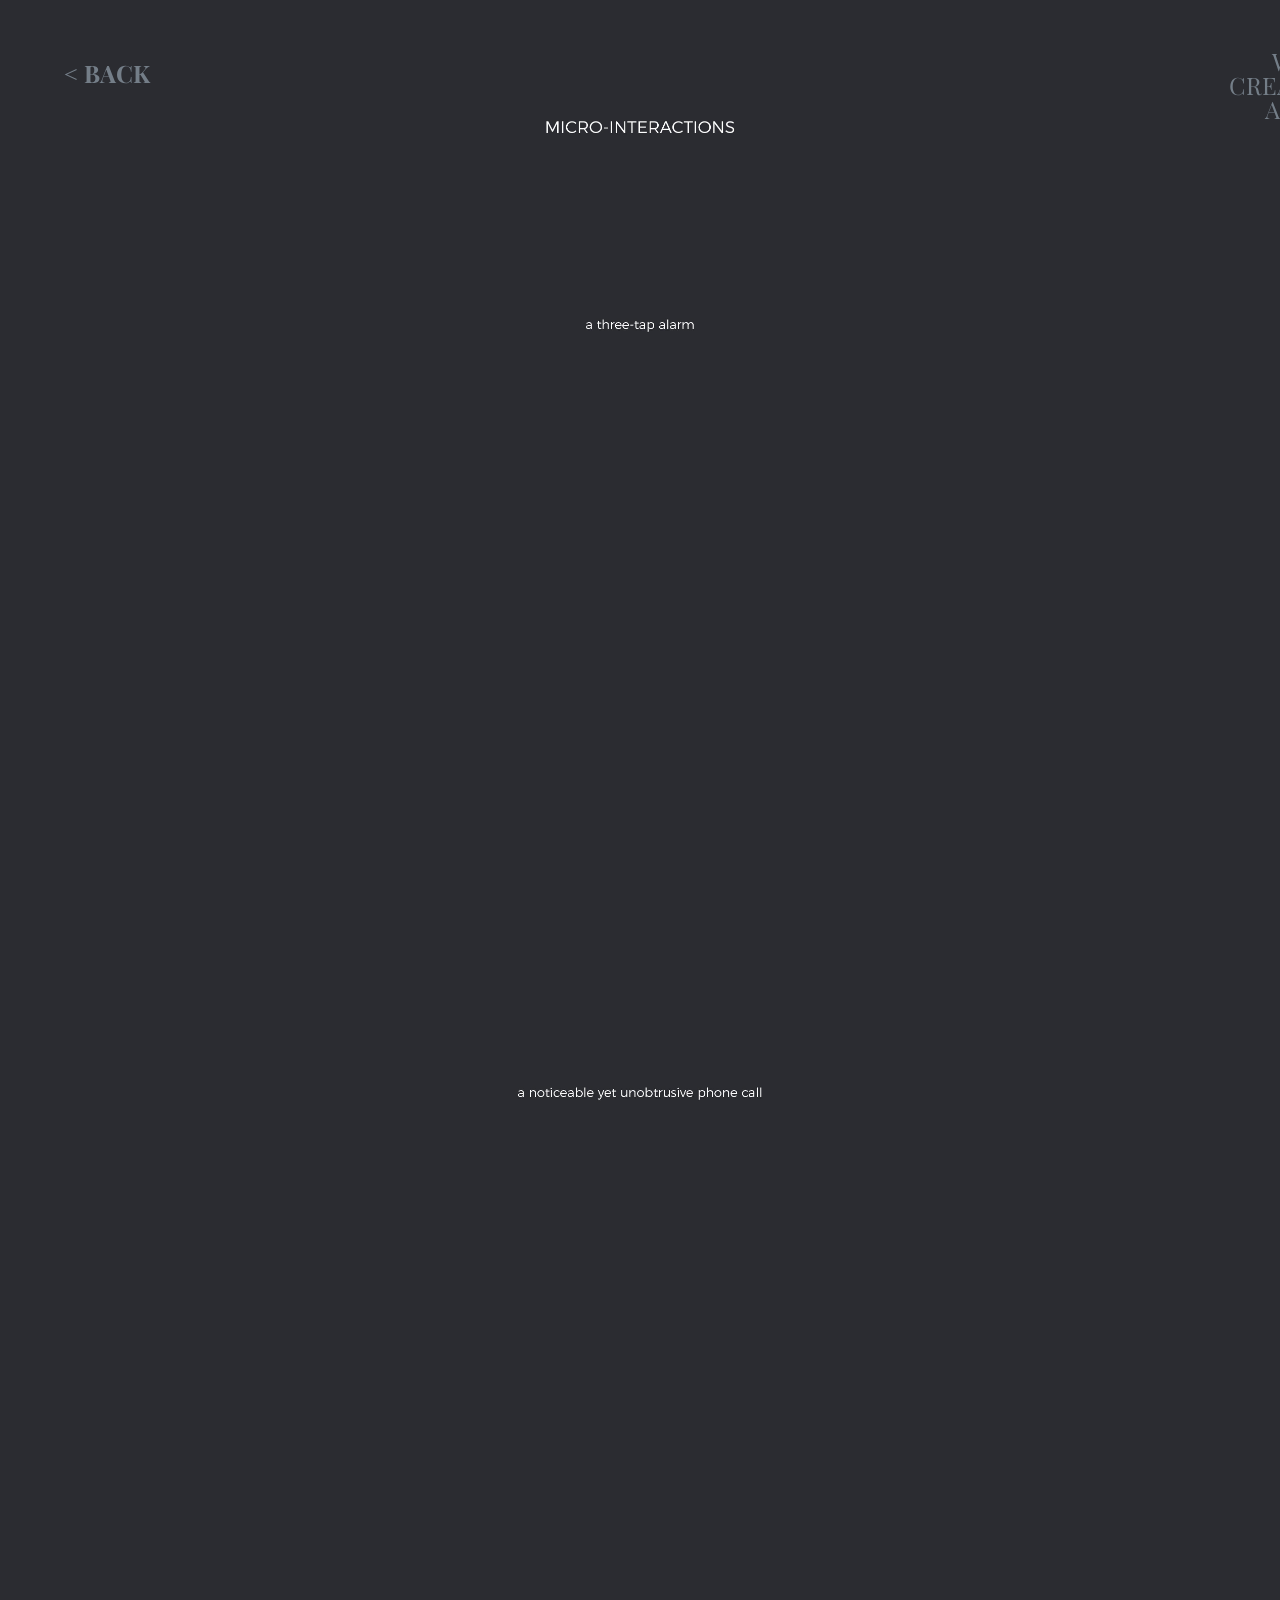
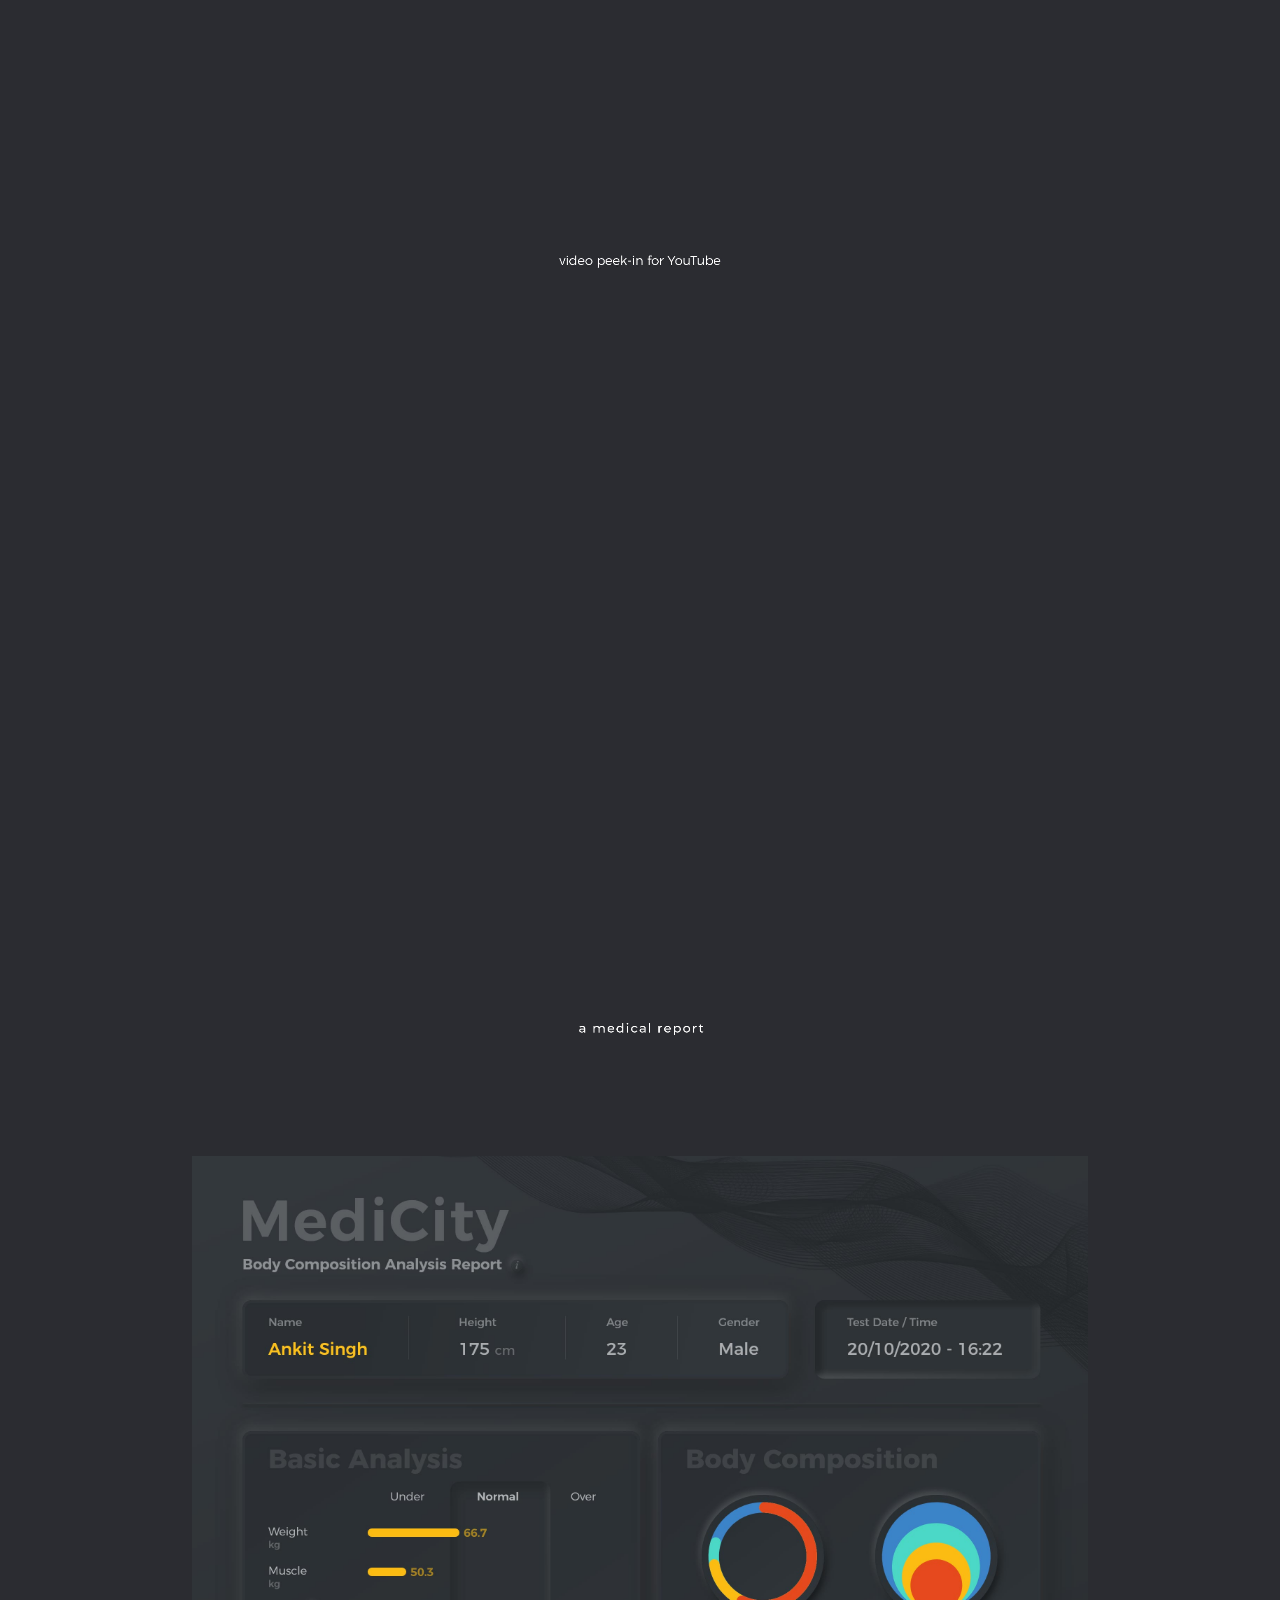
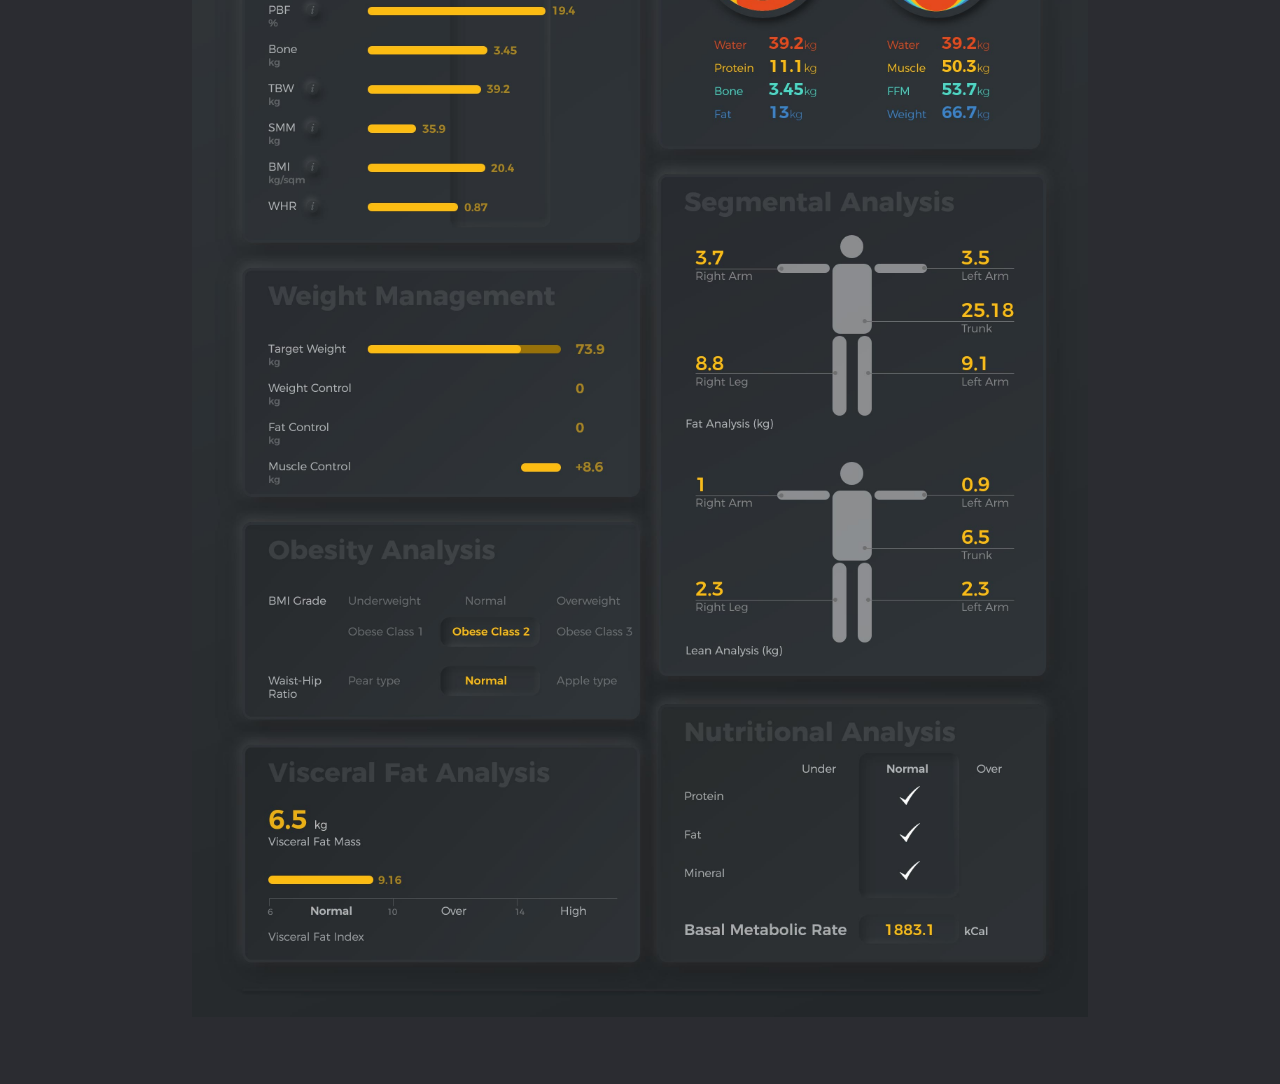
<file: visualdesign.htm>
<!DOCTYPE html>
<html lang="en">
<head>
    <meta charset="UTF-8">
    <meta http-equiv="X-UA-Compatible" content="IE=edge">
    <meta name="viewport" content="width=device-width, initial-scale=1.0">
    <title>Visual Design</title>
    <link href="https://cdn.jsdelivr.net/npm/bootstrap@5.0.0-beta3/dist/css/bootstrap.min.css" rel="stylesheet" integrity="sha384-eOJMYsd53ii+scO/bJGFsiCZc+5NDVN2yr8+0RDqr0Ql0h+rP48ckxlpbzKgwra6" crossorigin="anonymous">
    <link rel="preconnect" href="https://fonts.googleapis.com">
    <link rel="preconnect" href="https://fonts.gstatic.com" crossorigin>
    <link href="https://fonts.googleapis.com/css2?family=Montserrat:ital,wght@0,100;0,200;0,300;0,400;0,500;0,600;0,700;0,800;0,900;1,100;1,200;1,300;1,400;1,500;1,600;1,700;1,800;1,900&display=swap" rel="stylesheet">
    <link rel="preconnect" href="https://fonts.googleapis.com">
    <link rel="preconnect" href="https://fonts.gstatic.com" crossorigin>
    <link rel="preconnect" href="https://fonts.googleapis.com">
    <link rel="preconnect" href="https://fonts.gstatic.com" crossorigin>
    <link href="https://fonts.googleapis.com/css2?family=Nunito+Sans:ital,wght@0,200;0,300;0,400;0,600;0,700;0,800;0,900;1,200;1,300;1,400;1,600;1,700;1,800;1,900&display=swap" rel="stylesheet">
    <link href="https://fonts.googleapis.com/css2?family=Playfair+Display:ital,wght@0,400;0,500;0,600;0,700;0,800;0,900;1,400;1,500;1,600;1,700;1,800;1,900&display=swap" rel="stylesheet">
    <link rel="preconnect" href="https://fonts.googleapis.com">
    <link rel="preconnect" href="https://fonts.gstatic.com" crossorigin>
    <link href="https://fonts.googleapis.com/css2?family=Nunito:ital,wght@0,200;0,300;0,400;0,600;0,700;0,800;0,900;1,200;1,300;1,400;1,600;1,700;1,800;1,900&display=swap" rel="stylesheet">
    <link rel="shortcut icon" type="image/png" href="favicon.png">
    <link rel="stylesheet" href="visualdesign.css">
</head>
<body>
    <nav class="navbar navbar-expand-lg navbar-light">
        <div class="navflex">
        <div>
        <a class="navbar-brand active" href="creative.htm">< BACK</a>
        </div>
        <div class="divright">
            <button class="navbar-toggler" type="button" data-toggle="collapse" data-target="#navbarSupportedContent" aria-controls="navbarSupportedContent" aria-expanded="false" aria-label="Toggle navigation">
                <span class="navbar-toggler-icon"></span>
            </button>
            <div class="collapse navbar-collapse" id="navbarSupportedContent">
             <ul class="navbar-nav mr-auto">
            <li class="nav-item">
              <a class="nav-link" href="work.htm">WORK</a>
            </li>
            <li class="nav-item">
              <a class="nav-link" href="creative.htm">CREATIVE</a>
            </li>
            <li class="nav-item">
                <a class="nav-link" href="about.htm">ABOUT</a>
            </li>
          </ul>
         </div>
        </div>
        </div>
    </nav>

    

    

    <div class="containerproject">
       <img src="visualdesign/1.jpg" class="img-fluid">
       <img src="visualdesign/2.jpg" class="img-fluid">
       <div class="banner2">
        <iframe width="1920" height="1080" src="https://www.youtube.com/embed/Qlssn2ZRPRk?modestbranding=1&mute=1&rel=0" title="Bonfire" frameborder="0" allow="accelerometer; autoplay; clipboard-write; encrypted-media; gyroscope; picture-in-picture" allowfullscreen></iframe>
        <!-- <iframe width="1920" height="1080" src="https://www.youtube.com/embed/wgkZih-2mvw?controls=0&modestbranding=1&autoplay=0&mute=1&rel=0&showinfo=0" title="Touch-ting" frameborder="0" autoplay="0" allow="accelerometer; autoplay; clipboard-write; encrypted-media; gyroscope; picture-in-picture" allowfullscreen></iframe>    -->
        </div>
        <img src="visualdesign/3.jpg" class="img-fluid">
       <div class="banner2">
        <iframe width="1920" height="1080" src="https://www.youtube.com/embed/qUWRE45v4D8?modestbranding=1&mute=1&rel=0" title="Bonfire" frameborder="0" allow="accelerometer; autoplay; clipboard-write; encrypted-media; gyroscope; picture-in-picture" allowfullscreen></iframe>
        <!-- <iframe width="1920" height="1080" src="https://www.youtube.com/embed/wgkZih-2mvw?controls=0&modestbranding=1&autoplay=0&mute=1&rel=0&showinfo=0" title="Touch-ting" frameborder="0" autoplay="0" allow="accelerometer; autoplay; clipboard-write; encrypted-media; gyroscope; picture-in-picture" allowfullscreen></iframe>    -->
        </div>
        <img src="visualdesign/4.jpg" class="img-fluid">
       <div class="banner2">
        <iframe width="1920" height="1080" src="https://www.youtube.com/embed/zX1pz92lZ_E?modestbranding=1&mute=1&rel=0" title="Bonfire" frameborder="0" allow="accelerometer; autoplay; clipboard-write; encrypted-media; gyroscope; picture-in-picture" allowfullscreen></iframe>
        <!-- <iframe width="1920" height="1080" src="https://www.youtube.com/embed/wgkZih-2mvw?controls=0&modestbranding=1&autoplay=0&mute=1&rel=0&showinfo=0" title="Touch-ting" frameborder="0" autoplay="0" allow="accelerometer; autoplay; clipboard-write; encrypted-media; gyroscope; picture-in-picture" allowfullscreen></iframe>    -->
        </div>
       
       <img src="visualdesign/report0.jpg" class="img-fluid">
       <img src="visualdesign/report.jpg" class="img-fluid">



   </div>

  

    <script src="https://code.jquery.com/jquery-3.4.1.slim.min.js" integrity="sha384-J6qa4849blE2+poT4WnyKhv5vZF5SrPo0iEjwBvKU7imGFAV0wwj1yYfoRSJoZ+n" crossorigin="anonymous"></script>
    <script src="https://cdn.jsdelivr.net/npm/popper.js@1.16.0/dist/umd/popper.min.js" integrity="sha384-Q6E9RHvbIyZFJoft+2mJbHaEWldlvI9IOYy5n3zV9zzTtmI3UksdQRVvoxMfooAo" crossorigin="anonymous"></script>
    <script src="https://stackpath.bootstrapcdn.com/bootstrap/4.4.1/js/bootstrap.min.js" integrity="sha384-wfSDF2E50Y2D1uUdj0O3uMBJnjuUD4Ih7YwaYd1iqfktj0Uod8GCExl3Og8ifwB6" crossorigin="anonymous"></script>
    <script src="visualdesign.js"></script>
</body>
</html>
</file>
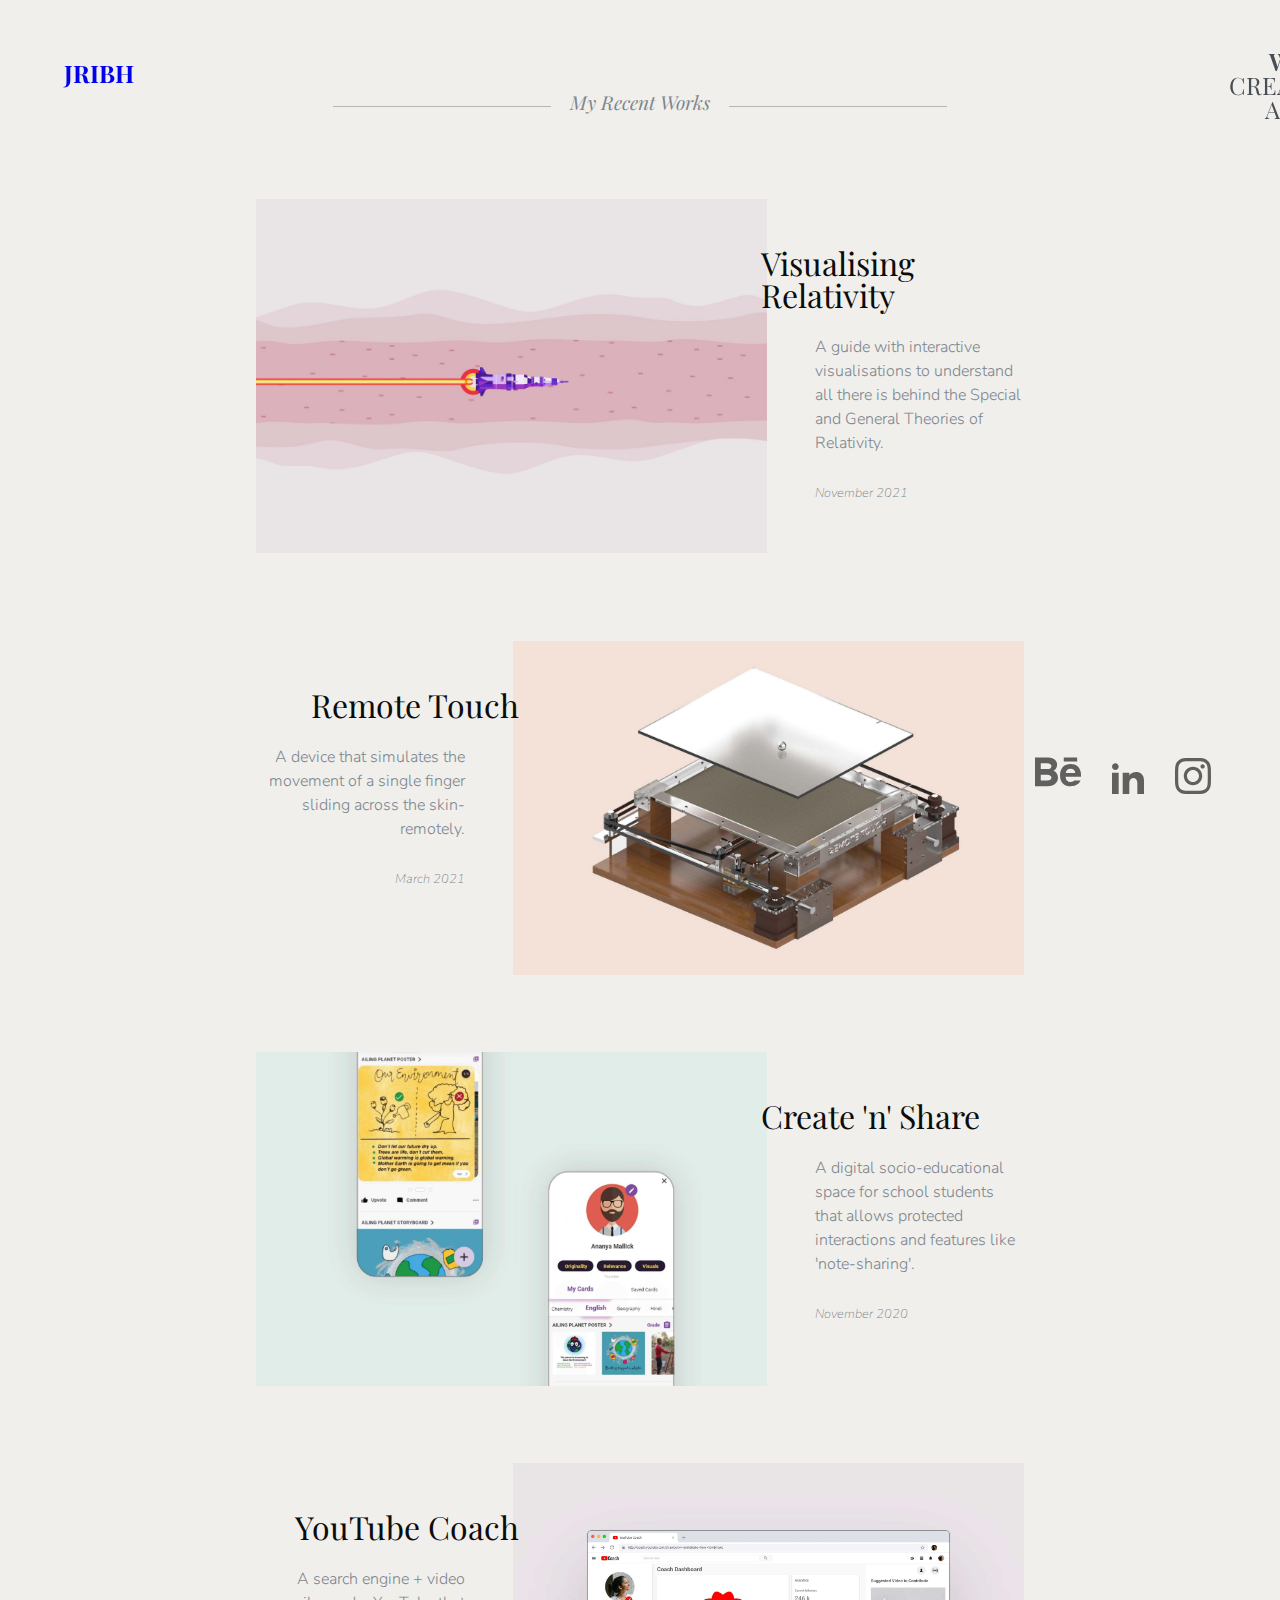
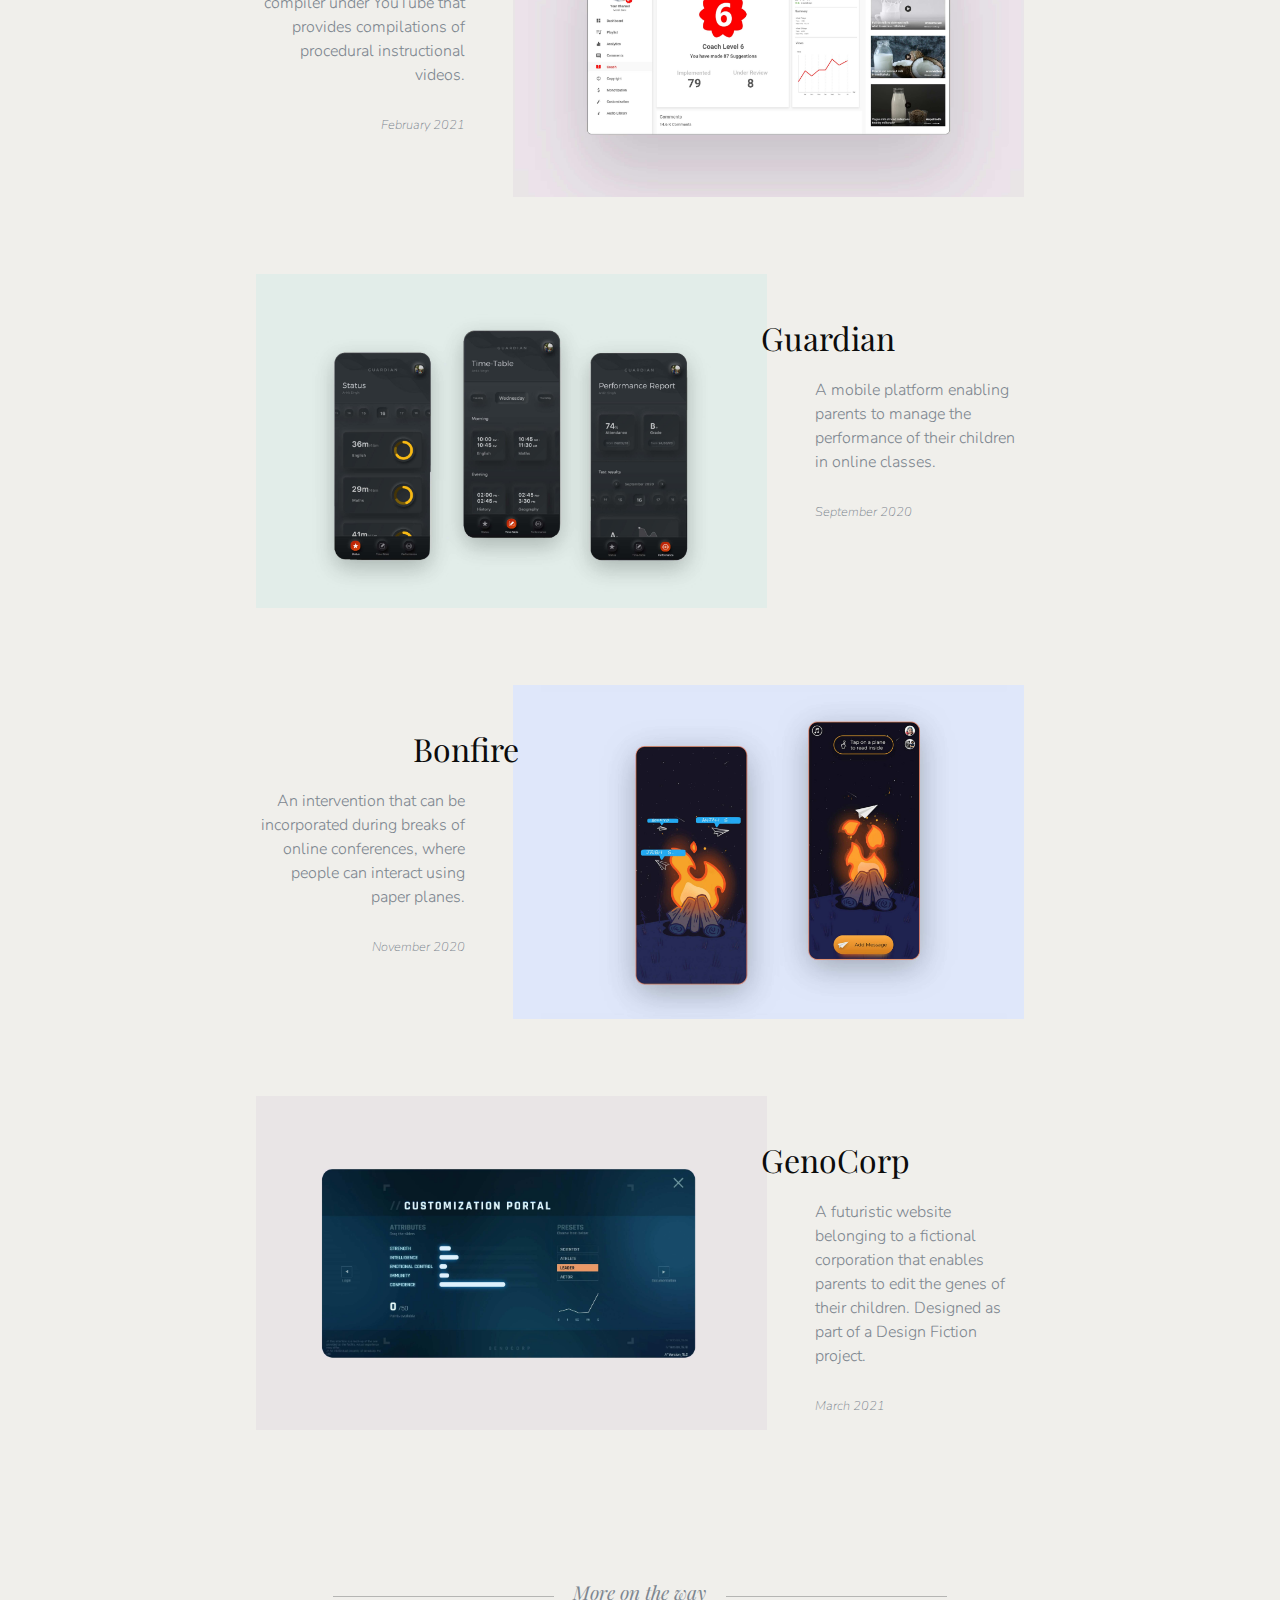
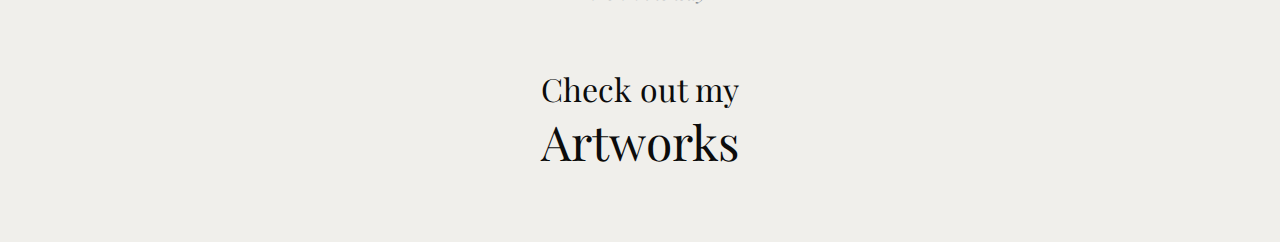
<file: work.htm>
<!DOCTYPE html>
<html lang="en">
<head>
    <meta charset="UTF-8">
    <meta http-equiv="X-UA-Compatible" content="IE=edge">
    <meta name="viewport" content="width=device-width, initial-scale=1.0">
    <title>Work</title>
    <link href="https://cdn.jsdelivr.net/npm/bootstrap@5.0.0-beta3/dist/css/bootstrap.min.css" rel="stylesheet" integrity="sha384-eOJMYsd53ii+scO/bJGFsiCZc+5NDVN2yr8+0RDqr0Ql0h+rP48ckxlpbzKgwra6" crossorigin="anonymous">
    <link rel="preconnect" href="https://fonts.googleapis.com">
    <link rel="preconnect" href="https://fonts.gstatic.com" crossorigin>
    <link href="https://fonts.googleapis.com/css2?family=Montserrat:ital,wght@0,100;0,200;0,300;0,400;0,500;0,600;0,700;0,800;0,900;1,100;1,200;1,300;1,400;1,500;1,600;1,700;1,800;1,900&display=swap" rel="stylesheet">
    <link rel="preconnect" href="https://fonts.googleapis.com">
    <link rel="preconnect" href="https://fonts.gstatic.com" crossorigin>
    <link rel="preconnect" href="https://fonts.googleapis.com">
    <link rel="preconnect" href="https://fonts.gstatic.com" crossorigin>
    <link href="https://fonts.googleapis.com/css2?family=Nunito+Sans:ital,wght@0,200;0,300;0,400;0,600;0,700;0,800;0,900;1,200;1,300;1,400;1,600;1,700;1,800;1,900&display=swap" rel="stylesheet">
    <link href="https://fonts.googleapis.com/css2?family=Playfair+Display:ital,wght@0,400;0,500;0,600;0,700;0,800;0,900;1,400;1,500;1,600;1,700;1,800;1,900&display=swap" rel="stylesheet">
    <link rel="preconnect" href="https://fonts.googleapis.com">
    <link rel="preconnect" href="https://fonts.gstatic.com" crossorigin>
    <link href="https://fonts.googleapis.com/css2?family=Nunito:ital,wght@0,200;0,300;0,400;0,600;0,700;0,800;0,900;1,200;1,300;1,400;1,600;1,700;1,800;1,900&display=swap" rel="stylesheet">
    <link rel="shortcut icon" type="image/png" href="favicon.png">
    <link rel="stylesheet" href="work.css">
</head>
<body>
    <nav class="navbar navbar-expand-lg navbar-light">
        <div class="navflex">
        <div>
        <a class="navbar-brand active" href="index.htm">JRIBH</a>
        </div>
        <div class="divright">
            <button class="navbar-toggler" type="button" data-toggle="collapse" data-target="#navbarSupportedContent" aria-controls="navbarSupportedContent" aria-expanded="false" aria-label="Toggle navigation">
                <span class="navbar-toggler-icon"></span>
            </button>
            <div class="collapse navbar-collapse" id="navbarSupportedContent">
             <ul class="navbar-nav mr-auto">
            <li class="nav-item">
              <a class="nav-link boldhover" href="#">WORK</a>
            </li>
            <li class="nav-item">
              <a class="nav-link" href="creative.htm">CREATIVE</a>
            </li>
            <li class="nav-item">
                <a class="nav-link" href="about.htm">ABOUT</a>
            </li>
          </ul>
         </div>
        </div>
        </div>
    </nav>
    <div class="bottomnav">
        <a  href="https://www.behance.net/jribhshandilya" target="_blank" rel="noreferrer noopener">
        <span class="icon1">
        <svg xmlns="http://www.w3.org/2000/svg" width="46" height="46" viewBox="0 0 24 24"><path d="M22 7h-7v-2h7v2zm1.726 10c-.442 1.297-2.029 3-5.101 3-3.074 0-5.564-1.729-5.564-5.675 0-3.91 2.325-5.92 5.466-5.92 3.082 0 4.964 1.782 5.375 4.426.078.506.109 1.188.095 2.14h-8.027c.13 3.211 3.483 3.312 4.588 2.029h3.168zm-7.686-4h4.965c-.105-1.547-1.136-2.219-2.477-2.219-1.466 0-2.277.768-2.488 2.219zm-9.574 6.988h-6.466v-14.967h6.953c5.476.081 5.58 5.444 2.72 6.906 3.461 1.26 3.577 8.061-3.207 8.061zm-3.466-8.988h3.584c2.508 0 2.906-3-.312-3h-3.272v3zm3.391 3h-3.391v3.016h3.341c3.055 0 2.868-3.016.05-3.016z"/></svg>
        </span>
        </a>
        <a href="https://www.linkedin.com/in/jribh-shandilya-820361125/" target="_blank" rel="noreferrer noopener">
        <span class="icon2">
        <svg xmlns="http://www.w3.org/2000/svg" width="32" height="32" viewBox="0 0 24 24"><path d="M4.98 3.5c0 1.381-1.11 2.5-2.48 2.5s-2.48-1.119-2.48-2.5c0-1.38 1.11-2.5 2.48-2.5s2.48 1.12 2.48 2.5zm.02 4.5h-5v16h5v-16zm7.982 0h-4.968v16h4.969v-8.399c0-4.67 6.029-5.052 6.029 0v8.399h4.988v-10.131c0-7.88-8.922-7.593-11.018-3.714v-2.155z"/></svg>
        </span>
        </a>
        <a href="https://www.instagram.com/waititshere/" target="_blank" rel="noreferrer noopener">
        <span class="icon3">
        <svg xmlns="http://www.w3.org/2000/svg" width="36" height="36" viewBox="0 0 24 24"><path d="M12 2.163c3.204 0 3.584.012 4.85.07 3.252.148 4.771 1.691 4.919 4.919.058 1.265.069 1.645.069 4.849 0 3.205-.012 3.584-.069 4.849-.149 3.225-1.664 4.771-4.919 4.919-1.266.058-1.644.07-4.85.07-3.204 0-3.584-.012-4.849-.07-3.26-.149-4.771-1.699-4.919-4.92-.058-1.265-.07-1.644-.07-4.849 0-3.204.013-3.583.07-4.849.149-3.227 1.664-4.771 4.919-4.919 1.266-.057 1.645-.069 4.849-.069zm0-2.163c-3.259 0-3.667.014-4.947.072-4.358.2-6.78 2.618-6.98 6.98-.059 1.281-.073 1.689-.073 4.948 0 3.259.014 3.668.072 4.948.2 4.358 2.618 6.78 6.98 6.98 1.281.058 1.689.072 4.948.072 3.259 0 3.668-.014 4.948-.072 4.354-.2 6.782-2.618 6.979-6.98.059-1.28.073-1.689.073-4.948 0-3.259-.014-3.667-.072-4.947-.196-4.354-2.617-6.78-6.979-6.98-1.281-.059-1.69-.073-4.949-.073zm0 5.838c-3.403 0-6.162 2.759-6.162 6.162s2.759 6.163 6.162 6.163 6.162-2.759 6.162-6.163c0-3.403-2.759-6.162-6.162-6.162zm0 10.162c-2.209 0-4-1.79-4-4 0-2.209 1.791-4 4-4s4 1.791 4 4c0 2.21-1.791 4-4 4zm6.406-11.845c-.796 0-1.441.645-1.441 1.44s.645 1.44 1.441 1.44c.795 0 1.439-.645 1.439-1.44s-.644-1.44-1.439-1.44z"/></svg>
        </span>
        </a>
    </div>

    <div class="centerarrow">
        <svg xmlns="http://www.w3.org/2000/svg" width="36" height="36" viewBox="0 0 36 36" class="arrowsvg"><path d="M0 7.33l2.829-2.83 9.175 9.339 9.167-9.339 2.829 2.83-11.996 12.17z" fill="#FFFFFF"/></svg>
        <svg xmlns="http://www.w3.org/2000/svg" width="36" height="36" viewBox="0 0 36 36" class="arrowsvg"><path d="M0 7.33l2.829-2.83 9.175 9.339 9.167-9.339 2.829 2.83-11.996 12.17z" fill="#FFFFFF"/></svg>
    </div>


<div class="projectsdiv">
    <h3 class="recentworksdiv">
      <span class="recentworks italics">My Recent Works</span>
    </h3>

    <div class="projectdiv" onclick="location.href='http://jribh.github.io/Spacetime-Jribh/';" style="cursor: pointer;">
      <div class="projecttext">
        <h1 class="projecttitle">Visualising Relativity</h1>
        <div class="projectcontent">A guide with interactive visualisations to understand all there is behind the Special and General Theories of Relativity.</div>
        <div class="projectdate italics">November 2021</div>
    </div>

     <img src="relativity.jpg" alt="Project picture" class="img-fluid projectpic">

    </div>

    <div class="projectdiv" onclick="location.href='remotetouch.htm';" style="cursor: pointer;">
      <div class="projecttext">
        <h1 class="projecttitle">Remote Touch</h1>
        <div class="projectcontent">A device that simulates the movement  of a single finger sliding across the skin- remotely.</div>
        <div class="projectdate italics">March 2021</div>
      </div>

      <img src="remotetouch.jpg" alt="Project picture" class="img-fluid projectpic">

    </div>

    <div class="projectdiv" onclick="location.href='createnshare.htm';" style="cursor: pointer;">
      <div class="projecttext">
        <h1 class="projecttitle">Create 'n' Share</h1>
        <div class="projectcontent">A digital socio-educational space for school students that allows protected interactions and features like 'note-sharing'.</div>
        <div class="projectdate italics">November 2020</div>
      </div>

      <img src="createnshare.jpg" alt="Project picture" class="img-fluid projectpic">

    </div>

    <div class="projectdiv" onclick="location.href='youtubecoach.htm';" style="cursor: pointer;">
      <div class="projecttext">
        <h1 class="projecttitle">YouTube Coach</h1>
        <div class="projectcontent">A search engine + video compiler under YouTube that provides compilations of procedural instructional videos.</div>
        <div class="projectdate italics">February 2021</div>
      </div>

      <img src="youtubecoach.jpg" alt="Project picture" class="img-fluid projectpic">

    </div>

    <div class="projectdiv" onclick="location.href='guardian.htm';" style="cursor: pointer;">
      <div class="projecttext">
        <h1 class="projecttitle">Guardian</h1>
        <div class="projectcontent">A mobile platform enabling parents to manage the performance of their children in online classes.</div>
        <div class="projectdate italics">September 2020</div>
      </div>

      <img src="guardian.jpg" alt="Project picture" class="img-fluid projectpic">

    </div>

    <div class="projectdiv" onclick="location.href='bonfire.htm';" style="cursor: pointer;">
      <div class="projecttext">
        <h1 class="projecttitle">Bonfire</h1>
        <div class="projectcontent">An  intervention that can be  incorporated during breaks of online conferences, where people can interact using paper planes.</div>
        <div class="projectdate italics">November 2020</div>
      </div>

      <img src="bonfire.jpg" alt="Project picture" class="img-fluid projectpic">

    </div>

    <div class="projectdiv"  onclick="location.href='genocorp.htm';" style="cursor: pointer;">
      <div class="projecttext">
        <h1 class="projecttitle">GenoCorp</h1>
        <div class="projectcontent">A futuristic website belonging to a fictional corporation that enables parents to edit the genes of their children. Designed as part of a Design  Fiction project.</div>
        <div class="projectdate italics">March 2021</div>
      </div>

      <img src="genocorp.jpg" alt="Project picture" class="img-fluid projectpic">

    </div>

    <h3 class="recentworksdiv spaceabove">
      <span class="recentworks italics">More on the way</span>
    </h3>
    <a href="creative.htm">
    <div class="checkout">
      <h2>Check out my</h2><h1>Artworks</h1>
    </div>
    </a>

    

</div>
<script src="https://ajax.googleapis.com/ajax/libs/jquery/3.6.0/jquery.min.js"></script>
    <script src="https://code.jquery.com/jquery-3.4.1.slim.min.js" integrity="sha384-J6qa4849blE2+poT4WnyKhv5vZF5SrPo0iEjwBvKU7imGFAV0wwj1yYfoRSJoZ+n" crossorigin="anonymous"></script>
    <script src="https://cdn.jsdelivr.net/npm/popper.js@1.16.0/dist/umd/popper.min.js" integrity="sha384-Q6E9RHvbIyZFJoft+2mJbHaEWldlvI9IOYy5n3zV9zzTtmI3UksdQRVvoxMfooAo" crossorigin="anonymous"></script>
    <script src="https://stackpath.bootstrapcdn.com/bootstrap/4.4.1/js/bootstrap.min.js" integrity="sha384-wfSDF2E50Y2D1uUdj0O3uMBJnjuUD4Ih7YwaYd1iqfktj0Uod8GCExl3Og8ifwB6" crossorigin="anonymous"></script>
    <script src="work.js"></script>
</body>
</html>
</file>
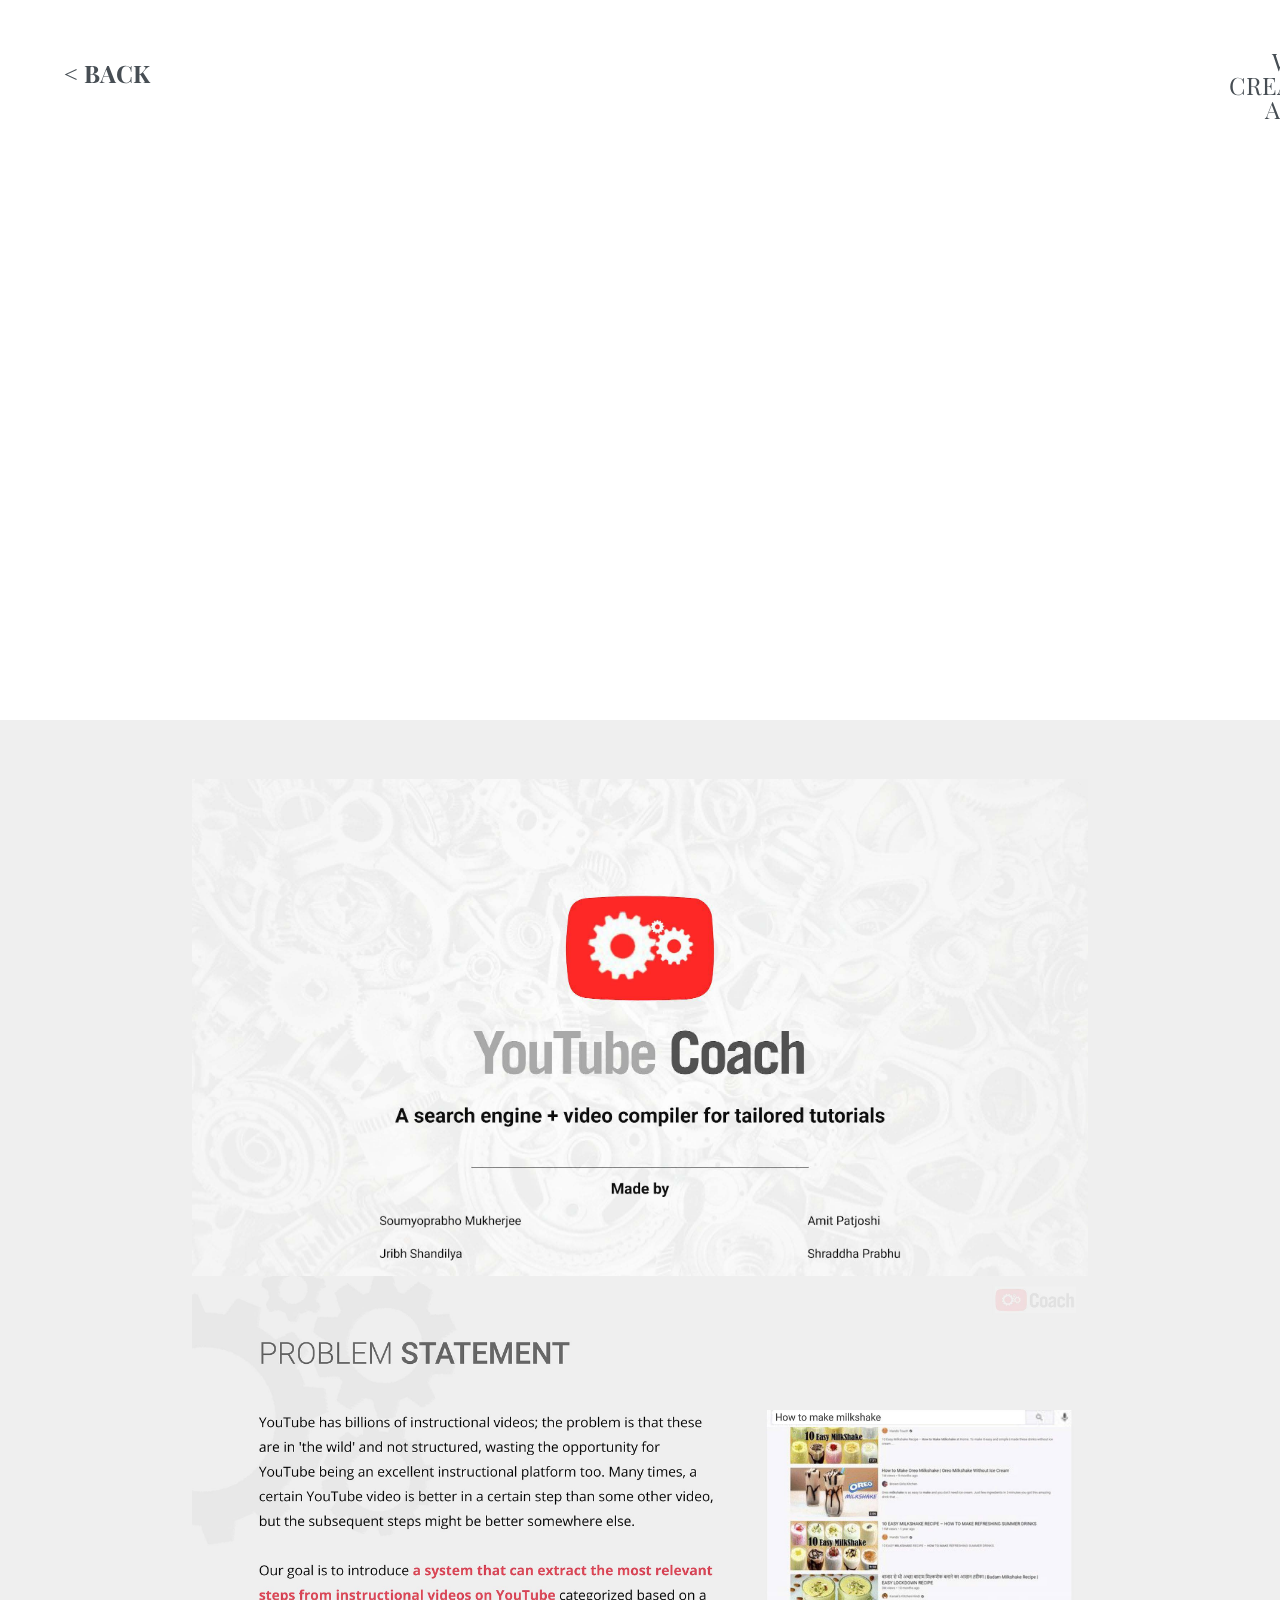
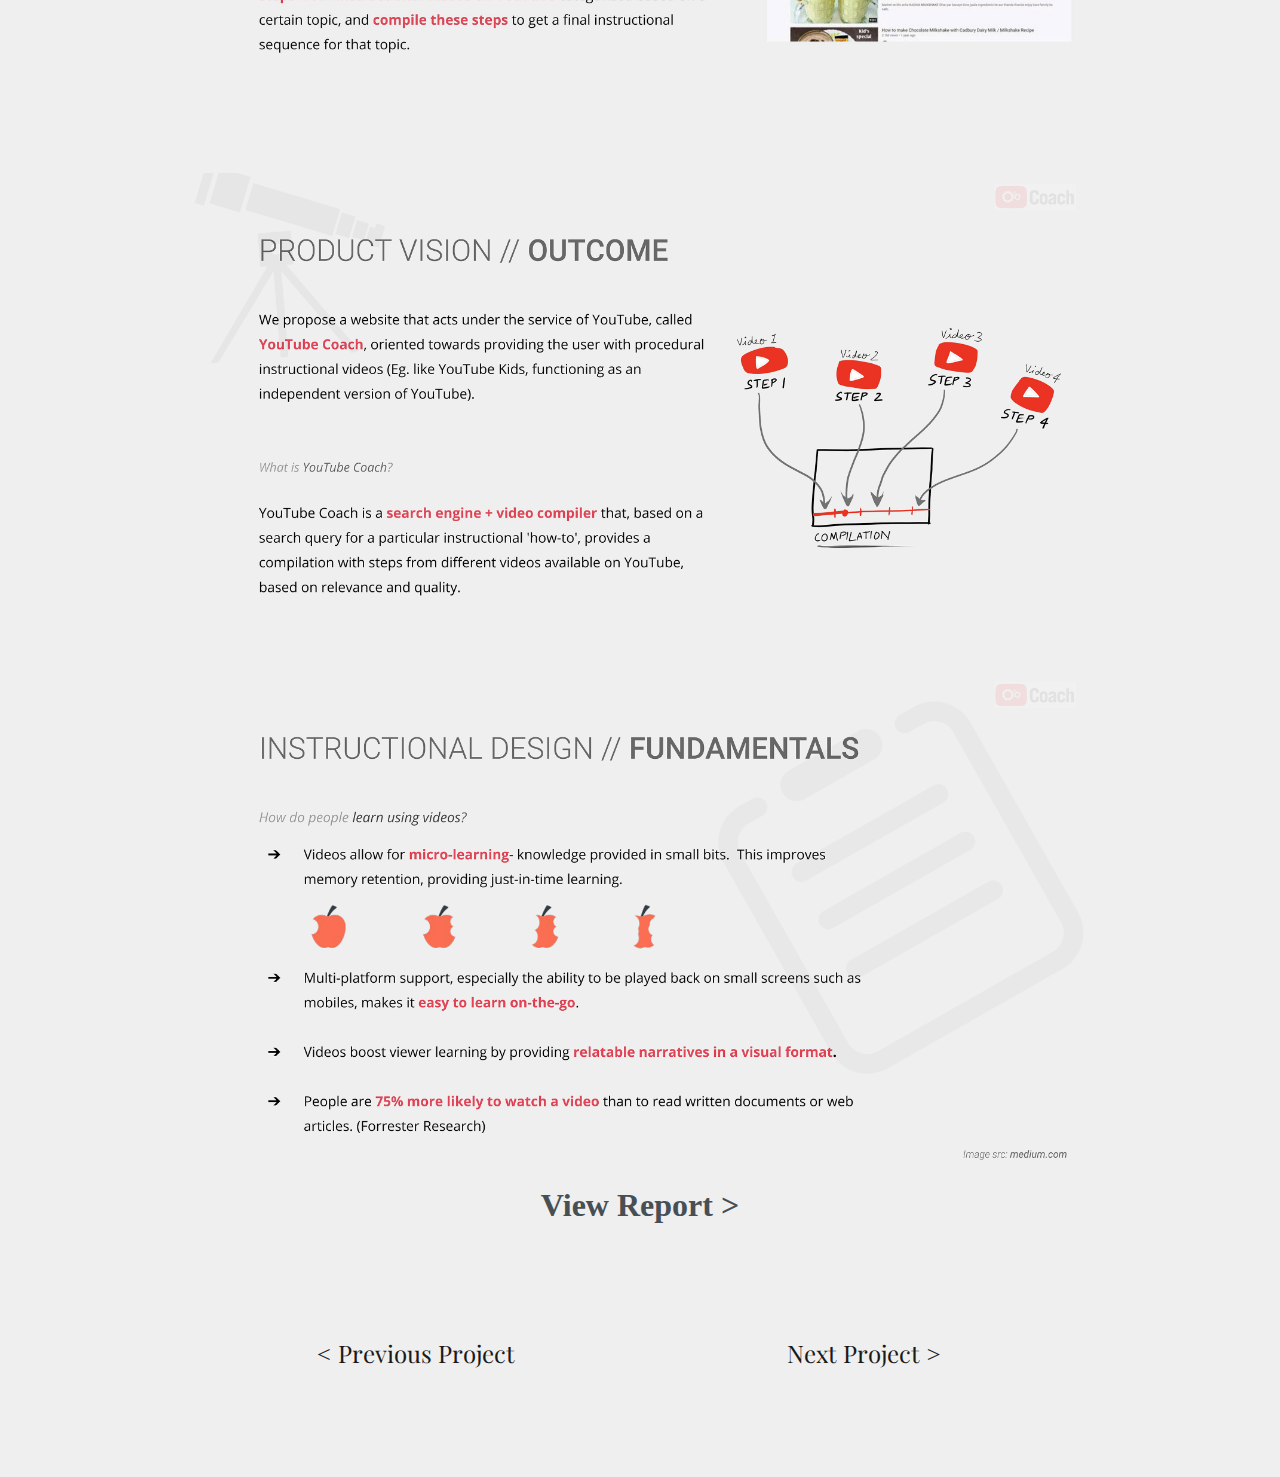
<file: youtubecoach.htm>
<!DOCTYPE html>
<html lang="en">
<head>
    <meta charset="UTF-8">
    <meta http-equiv="X-UA-Compatible" content="IE=edge">
    <meta name="viewport" content="width=device-width, initial-scale=1.0">
    <title>YouTube Coach</title>
    <link href="https://cdn.jsdelivr.net/npm/bootstrap@5.0.0-beta3/dist/css/bootstrap.min.css" rel="stylesheet" integrity="sha384-eOJMYsd53ii+scO/bJGFsiCZc+5NDVN2yr8+0RDqr0Ql0h+rP48ckxlpbzKgwra6" crossorigin="anonymous">
    <link rel="preconnect" href="https://fonts.googleapis.com">
    <link rel="preconnect" href="https://fonts.gstatic.com" crossorigin>
    <link href="https://fonts.googleapis.com/css2?family=Montserrat:ital,wght@0,100;0,200;0,300;0,400;0,500;0,600;0,700;0,800;0,900;1,100;1,200;1,300;1,400;1,500;1,600;1,700;1,800;1,900&display=swap" rel="stylesheet">
    <link rel="preconnect" href="https://fonts.googleapis.com">
    <link rel="preconnect" href="https://fonts.gstatic.com" crossorigin>
    <link rel="preconnect" href="https://fonts.googleapis.com">
    <link rel="preconnect" href="https://fonts.gstatic.com" crossorigin>
    <link href="https://fonts.googleapis.com/css2?family=Nunito+Sans:ital,wght@0,200;0,300;0,400;0,600;0,700;0,800;0,900;1,200;1,300;1,400;1,600;1,700;1,800;1,900&display=swap" rel="stylesheet">
    <link href="https://fonts.googleapis.com/css2?family=Playfair+Display:ital,wght@0,400;0,500;0,600;0,700;0,800;0,900;1,400;1,500;1,600;1,700;1,800;1,900&display=swap" rel="stylesheet">
    <link rel="preconnect" href="https://fonts.googleapis.com">
    <link rel="preconnect" href="https://fonts.gstatic.com" crossorigin>
    <link href="https://fonts.googleapis.com/css2?family=Nunito:ital,wght@0,200;0,300;0,400;0,600;0,700;0,800;0,900;1,200;1,300;1,400;1,600;1,700;1,800;1,900&display=swap" rel="stylesheet">
    <link rel="shortcut icon" type="image/png" href="favicon.png">
    <link rel="stylesheet" href="youtubecoach.css">
</head>
<body>
    <nav class="navbar navbar-expand-lg navbar-light">
        <div class="navflex">
        <div>
        <a class="navbar-brand active" href="work.htm">< BACK</a>
        </div>
        <div class="divright">
            <button class="navbar-toggler" type="button" data-toggle="collapse" data-target="#navbarSupportedContent" aria-controls="navbarSupportedContent" aria-expanded="false" aria-label="Toggle navigation">
                <span class="navbar-toggler-icon"></span>
            </button>
            <div class="collapse navbar-collapse" id="navbarSupportedContent">
             <ul class="navbar-nav mr-auto">
            <li class="nav-item">
              <a class="nav-link" href="work.htm">WORK</a>
            </li>
            <li class="nav-item">
              <a class="nav-link" href="creative.htm">CREATIVE</a>
            </li>
            <li class="nav-item">
                <a class="nav-link" href="about.htm">ABOUT</a>
            </li>
          </ul>
         </div>
        </div>
        </div>
    </nav>

    <div class="banner">
        <iframe width="1920" height="1080" src="https://www.youtube.com/embed/VtpMvthD0-I?controls=0&modestbranding=1&autoplay=1&mute=1&rel=0&showinfo=0" title="Touch-ting" frameborder="0" autoplay="1" allow="accelerometer; autoplay; clipboard-write; encrypted-media; gyroscope; picture-in-picture" allowfullscreen></iframe>   
    </div>

    <div class="containerproject">
       <img src="youtubecoach pics/1 (1).jpg" class="img-fluid">
       <img src="youtubecoach pics/1 (2).jpg" class="img-fluid">
       <img src="youtubecoach pics/1 (3).jpg" class="img-fluid">
       <img src="youtubecoach pics/1 (4).jpg" class="img-fluid">
       <img data-src="youtubecoach pics/1 (5).jpg" class="img-fluid lazy">
       <img data-src="youtubecoach pics/1 (6).jpg" class="img-fluid lazy">
       <img data-src="youtubecoach pics/1 (7).jpg" class="img-fluid lazy">
       <img data-src="youtubecoach pics/1 (8).jpg" class="img-fluid lazy">
       <img data-src="youtubecoach pics/1 (9).jpg" class="img-fluid lazy">
       <img data-src="youtubecoach pics/1 (10).jpg" class="img-fluid lazy">
       <img data-src="youtubecoach pics/1 (11).jpg" class="img-fluid lazy">
       <img data-src="youtubecoach pics/1 (12).jpg" class="img-fluid lazy">
       <img data-src="youtubecoach pics/1 (13).jpg" class="img-fluid lazy">
       <img data-src="youtubecoach pics/1 (14).jpg" class="img-fluid lazy">
       <img data-src="youtubecoach pics/1 (15).jpg" class="img-fluid lazy">
       <img data-src="youtubecoach pics/1 (16).jpg" class="img-fluid lazy">
       <img data-src="youtubecoach pics/1 (17).jpg" class="img-fluid lazy">
       <img data-src="youtubecoach pics/1 (18).jpg" class="img-fluid lazy">
       <img data-src="youtubecoach pics/1 (19).jpg" class="img-fluid lazy">
       <img data-src="youtubecoach pics/1 (20).jpg" class="img-fluid lazy">
       <img data-src="youtubecoach pics/1 (21).jpg" class="img-fluid lazy">
       <img data-src="youtubecoach pics/1 (22).jpg" class="img-fluid lazy">
       <img data-src="youtubecoach pics/1 (23).jpg" class="img-fluid lazy">
       <img data-src="youtubecoach pics/1 (24).jpg" class="img-fluid lazy">
       <img data-src="youtubecoach pics/1 (25).jpg" class="img-fluid lazy">
       <img data-src="youtubecoach pics/1 (26).jpg" class="img-fluid lazy">
  
       <div class="report">
        <a href="youtubecoach pics/Report.pdf" target="_blank">   
        View Report >
        </a>
    
        <div class="nextprojectdiv">
            <div class="previous" onclick="location.href='createnshare.htm';" style="cursor: pointer;">
               < Previous Project
            </div>
            <div class="next" onclick="location.href='guardian.htm';" style="cursor: pointer;">
                Next Project >
            </div>
            </div>
  
    </div>
 

   </div>

  

    <script src="https://code.jquery.com/jquery-3.4.1.slim.min.js" integrity="sha384-J6qa4849blE2+poT4WnyKhv5vZF5SrPo0iEjwBvKU7imGFAV0wwj1yYfoRSJoZ+n" crossorigin="anonymous"></script>
    <script src="https://cdn.jsdelivr.net/npm/popper.js@1.16.0/dist/umd/popper.min.js" integrity="sha384-Q6E9RHvbIyZFJoft+2mJbHaEWldlvI9IOYy5n3zV9zzTtmI3UksdQRVvoxMfooAo" crossorigin="anonymous"></script>
    <script src="https://stackpath.bootstrapcdn.com/bootstrap/4.4.1/js/bootstrap.min.js" integrity="sha384-wfSDF2E50Y2D1uUdj0O3uMBJnjuUD4Ih7YwaYd1iqfktj0Uod8GCExl3Og8ifwB6" crossorigin="anonymous"></script>
    <script src="youtubecoach.js"></script>
</body>
</html>
</file>
<file: index.css>
html, body, div, span, applet, object, iframe,
h1, h2, h3, h4, h5, h6, p, blockquote, pre,
a, abbr, acronym, address, big, cite, code,
del, dfn, em, img, ins, kbd, q, s, samp,
small, strike, strong, sub, sup, tt, var,
b, u, i, center,
dl, dt, dd, ol, ul, li,
fieldset, form, label, legend,
table, caption, tbody, tfoot, thead, tr, th, td,
article, aside, canvas, details, embed, 
figure, figcaption, footer, header, hgroup, 
menu, nav, output, ruby, section, summary,
time, mark, audio, video {
	margin: 0;
	padding: 0;
	border: 0;
	font-size: 100%;
	font: inherit;
	vertical-align: baseline;
}
/* HTML5 display-role reset for older browsers */
article, aside, details, figcaption, figure, 
footer, header, hgroup, menu, nav, section {
	display: block;
}
body {
	line-height: 1;
   
}
ol, ul {
	list-style: none;
}
blockquote, q {
	quotes: none;
}
blockquote:before, blockquote:after,
q:before, q:after {
	content: '';
	content: none;
}
table {
	border-collapse: collapse;
	border-spacing: 0;
}

/*reset code ends*/

html, body {
    max-width: 100%;
    overflow-x: hidden;
}

.longbox {
    display:flex;
    height:145vh;
    align-items:flex-start;
}

@media (max-width:990px) {
    .longbox {
        height:100vh;
    }
}

#screensize {
    width:100vw;
    height:100vh;
    display:flex;
    align-items: flex-end;
    justify-content: center;
    background-color: #EAECEF;
    position:fixed;
}
    
#bwsvgcontainer {
        justify-content: center;
        width:100%;
        display:flex;
        z-index:1;
    } 
    
#screensize2 {
    width:100vw;
    height:100vh;
    display:flex;
    position:fixed;
    top:0;
    align-items: flex-end;
    justify-content: center;
    background-color: #130436;
    clip-path: circle(1vw at 50% 90%);
    transition: clip-path 0.3s ease-out;
    z-index:2;
}

@media (max-width:800px) {
    #screensize2 {
        clip-path: circle(0% at 50% 90%);
    }
}

@media (min-width:600px) {
    .imgphone {
        display:none;
    }
}

@media (max-width:600px) {
    .imgbig {
        display:none;
    }
}




#colsvgcontainer {
    justify-content: center;
    width:100%;
    display:flex;
    z-index:2;
} 

/* .hoveroverme {
    width:30%;
    height:25vh;
    border-radius:30% 30% 0 0 ;
    background-color: none;
    position:absolute;
    left:50%;
    transform: translate(-50%, 0);
    margin:0 auto;
    bottom:0;
    z-index:3;
} */

/* .hoveroverme:hover ~ #screensize2 {
    clip-path:circle(75%);
}

.centerblob:hover ~ #screensize2 {
    clip-path:circle(75%);
}

.centerarrow:hover ~ #screensize2 {
    clip-path:circle(75%);
} */

.img-fluid {
    max-width:90%;
    transition: transform 0.5s;
}

@media (max-width:600px) {
    .img-fluid {
        max-width:100%;
    }
    
}

nav {
    position:fixed !important;
    top:0;
    width:100%;
    font-family: 'Playfair Display', serif;
    font-size: 24px;
    color:#1A1A1A;
    z-index:999;
}

/* @media (max-width : 420px) {
    nav {
    background-color:rgba(255, 255, 255, 0.3);
    }
} */

.navbar-brand {
    font-size: 24px;
}

.active {
    font-weight:700;
}

.navflex {
    display:flex;
    justify-content: space-between;
    width:100%;
    align-items: center;
    padding:1em 5%;
}

.nav-item {
    padding:0 0 0 2em;
}

.bg-light {
    background-color: none !important;
}

.navbar-toggler {
    border-color: none !important;
}

.divright {
    text-align:right;
}

.navbar-light .navbar-nav .nav-link {
    font-weight:400 !important;
    color:#474E54 ;
}

.navbar-light .navbar-nav .nav-link:hover {
    font-weight:400 !important;
    color:#1A1A1A ;
}

.bottomnav {
    position:fixed;
    bottom:0;
    right:0;
    height:120px;
    padding: 2em 5%;
    overflow:hidden;
    z-index:100;
    transition:filter 0.2s ease-in-out
}

.invert {
    filter:invert(100%);
    transition:filter 0.2s ease-in-out;
}

.icon1, .icon2, .icon3 {
    padding:0 0.3em 0 1.4em;
}

.icon1, .icon2, .icon3 {
    opacity: 0.6;
}

.icon1:hover, .icon2:hover, .icon3:hover  {
    opacity: .9;
    transition:opacity 0.2s;
}


.centerblob {
    position:fixed !important;
    bottom:2.6vw;
    left:50%;
    transform: translate(-50%, 0);
    overflow: hidden;
    z-index: 4;
    /* height:40px;
    width:40px;
    border-radius: 50%;
    background-color: #B60351; */
}

@media (max-width:550px) {
    .centerarrow {
        transform:scale(0.65) translate(-50%,0) !important;
        bottom:10px;
    }

    .centerblob {
        /* bottom:0.5vw; */
        transform:scale(0.6) translate(-80%, 25%);
        /* transform: translate(-50%,50%) !important; */
        margin:0 auto;
        padding:0 auto;
        text-align: center;
    }
}

.centerarrow {
    position:fixed;
    bottom:3.4vw;
    left:50%;
    transform: translate(-35%, 0);
    z-index: 5;
    display:flex;
    flex-direction:column;
}

.arrowsvg {
    margin:-20px 0 0 0;
}

.blob {
    max-height:100px;
    width:100px;
    z-index:4;
  }
  .blob path {
   animation: blob 4s ease-in-out  infinite;
   z-index:4;
  }
  @keyframes blob {
    0% {    d:path("M120,-157.6C152.7,-141.5,174.3,-102.6,194.8,-58.8C215.3,-14.9,234.6,33.8,228.4,80.8C222.2,127.8,190.4,173.1,148.1,184C105.8,195,52.9,171.5,-2.4,174.8C-57.8,178.2,-115.6,208.4,-137.5,190.9C-159.3,173.3,-145.3,108,-153,56.3C-160.7,4.6,-190.2,-33.4,-178.3,-54.2C-166.4,-75.1,-113.2,-78.8,-76.6,-93.6C-40,-108.3,-20,-134.2,11.9,-150.5C43.7,-166.8,87.4,-173.6,120,-157.6Z");
    }
    25% {   d:path("M67.8,-97.1C87.8,-78.8,103.8,-58.9,117.4,-34.1C130.9,-9.4,142,20.2,139.5,50.7C137,81.2,120.8,112.6,95.3,150.1C69.8,187.7,34.9,231.3,3.3,226.8C-28.2,222.2,-56.4,169.3,-91.6,134.9C-126.8,100.5,-169,84.6,-179.6,57.1C-190.2,29.7,-169.3,-9.3,-155.2,-49.7C-141,-90.1,-133.7,-132,-109,-148.8C-84.2,-165.6,-42.1,-157.3,-9.1,-144.8C23.9,-132.2,47.8,-115.5,67.8,-97.1Z");
    }
    50% {    d:path("M137.1,-191.3C172,-163.4,190.6,-115.7,197.2,-70.1C203.8,-24.4,198.5,19.2,178.9,51.5C159.3,83.9,125.5,105,93.3,129.6C61.1,154.1,30.6,182.1,1.1,180.6C-28.4,179.1,-56.8,148.2,-81.2,121.1C-105.6,94.1,-126.1,70.8,-141.6,41.6C-157.2,12.4,-168,-22.9,-153.9,-45C-139.8,-67,-100.7,-76,-70.9,-105.5C-41.1,-135,-20.6,-185,15.3,-206C51.1,-227.1,102.3,-219.1,137.1,-191.3Z");
    }
    75% {    d:path("M123.7,-157.1C162.4,-142.2,197.2,-108.8,202.8,-70.8C208.3,-32.9,184.5,9.7,169,54.2C153.6,98.7,146.4,145.2,119.7,162.7C92.9,180.2,46.4,168.6,-1.9,171.1C-50.2,173.7,-100.3,190.4,-122.2,171.3C-144.1,152.3,-137.7,97.5,-144.1,52.7C-150.6,7.9,-169.9,-26.8,-170.5,-64.8C-171,-102.8,-152.8,-144,-121.3,-161.3C-89.7,-178.5,-44.9,-171.8,-1.2,-170.1C42.5,-168.5,85,-172,123.7,-157.1Z");
    }
    100% {    d:path("M120,-157.6C152.7,-141.5,174.3,-102.6,194.8,-58.8C215.3,-14.9,234.6,33.8,228.4,80.8C222.2,127.8,190.4,173.1,148.1,184C105.8,195,52.9,171.5,-2.4,174.8C-57.8,178.2,-115.6,208.4,-137.5,190.9C-159.3,173.3,-145.3,108,-153,56.3C-160.7,4.6,-190.2,-33.4,-178.3,-54.2C-166.4,-75.1,-113.2,-78.8,-76.6,-93.6C-40,-108.3,-20,-134.2,11.9,-150.5C43.7,-166.8,87.4,-173.6,120,-157.6Z");
    }
  }

  .blob2 {
    max-height:100px;
    width:100px;
    z-index:4;
  }
  .blob2 path {
   animation: blob2 7s ease-in-out  infinite;
   z-index:4;
  }
  @keyframes blob2 {
    0% {    d:path("M120,-157.6C152.7,-141.5,174.3,-102.6,194.8,-58.8C215.3,-14.9,234.6,33.8,228.4,80.8C222.2,127.8,190.4,173.1,148.1,184C105.8,195,52.9,171.5,-2.4,174.8C-57.8,178.2,-115.6,208.4,-137.5,190.9C-159.3,173.3,-145.3,108,-153,56.3C-160.7,4.6,-190.2,-33.4,-178.3,-54.2C-166.4,-75.1,-113.2,-78.8,-76.6,-93.6C-40,-108.3,-20,-134.2,11.9,-150.5C43.7,-166.8,87.4,-173.6,120,-157.6Z");
    }
    25% {   d:path("M67.8,-97.1C87.8,-78.8,103.8,-58.9,117.4,-34.1C130.9,-9.4,142,20.2,139.5,50.7C137,81.2,120.8,112.6,95.3,150.1C69.8,187.7,34.9,231.3,3.3,226.8C-28.2,222.2,-56.4,169.3,-91.6,134.9C-126.8,100.5,-169,84.6,-179.6,57.1C-190.2,29.7,-169.3,-9.3,-155.2,-49.7C-141,-90.1,-133.7,-132,-109,-148.8C-84.2,-165.6,-42.1,-157.3,-9.1,-144.8C23.9,-132.2,47.8,-115.5,67.8,-97.1Z");
    }
    50% {    d:path("M137.1,-191.3C172,-163.4,190.6,-115.7,197.2,-70.1C203.8,-24.4,198.5,19.2,178.9,51.5C159.3,83.9,125.5,105,93.3,129.6C61.1,154.1,30.6,182.1,1.1,180.6C-28.4,179.1,-56.8,148.2,-81.2,121.1C-105.6,94.1,-126.1,70.8,-141.6,41.6C-157.2,12.4,-168,-22.9,-153.9,-45C-139.8,-67,-100.7,-76,-70.9,-105.5C-41.1,-135,-20.6,-185,15.3,-206C51.1,-227.1,102.3,-219.1,137.1,-191.3Z");
    }
    75% {    d:path("M123.7,-157.1C162.4,-142.2,197.2,-108.8,202.8,-70.8C208.3,-32.9,184.5,9.7,169,54.2C153.6,98.7,146.4,145.2,119.7,162.7C92.9,180.2,46.4,168.6,-1.9,171.1C-50.2,173.7,-100.3,190.4,-122.2,171.3C-144.1,152.3,-137.7,97.5,-144.1,52.7C-150.6,7.9,-169.9,-26.8,-170.5,-64.8C-171,-102.8,-152.8,-144,-121.3,-161.3C-89.7,-178.5,-44.9,-171.8,-1.2,-170.1C42.5,-168.5,85,-172,123.7,-157.1Z");
    }
    100% {    d:path("M120,-157.6C152.7,-141.5,174.3,-102.6,194.8,-58.8C215.3,-14.9,234.6,33.8,228.4,80.8C222.2,127.8,190.4,173.1,148.1,184C105.8,195,52.9,171.5,-2.4,174.8C-57.8,178.2,-115.6,208.4,-137.5,190.9C-159.3,173.3,-145.3,108,-153,56.3C-160.7,4.6,-190.2,-33.4,-178.3,-54.2C-166.4,-75.1,-113.2,-78.8,-76.6,-93.6C-40,-108.3,-20,-134.2,11.9,-150.5C43.7,-166.8,87.4,-173.6,120,-157.6Z");
    }
  }

  .blob3 {
    max-height:100px;
    width:100px;
    z-index:4;
  }
  .blob3 path {
   animation: blob3 5s ease-in-out  infinite;
   z-index:4;
  }
  @keyframes blob3 {
    0% {    d:path("M120,-157.6C152.7,-141.5,174.3,-102.6,194.8,-58.8C215.3,-14.9,234.6,33.8,228.4,80.8C222.2,127.8,190.4,173.1,148.1,184C105.8,195,52.9,171.5,-2.4,174.8C-57.8,178.2,-115.6,208.4,-137.5,190.9C-159.3,173.3,-145.3,108,-153,56.3C-160.7,4.6,-190.2,-33.4,-178.3,-54.2C-166.4,-75.1,-113.2,-78.8,-76.6,-93.6C-40,-108.3,-20,-134.2,11.9,-150.5C43.7,-166.8,87.4,-173.6,120,-157.6Z");
    }
    25% {   d:path("M67.8,-97.1C87.8,-78.8,103.8,-58.9,117.4,-34.1C130.9,-9.4,142,20.2,139.5,50.7C137,81.2,120.8,112.6,95.3,150.1C69.8,187.7,34.9,231.3,3.3,226.8C-28.2,222.2,-56.4,169.3,-91.6,134.9C-126.8,100.5,-169,84.6,-179.6,57.1C-190.2,29.7,-169.3,-9.3,-155.2,-49.7C-141,-90.1,-133.7,-132,-109,-148.8C-84.2,-165.6,-42.1,-157.3,-9.1,-144.8C23.9,-132.2,47.8,-115.5,67.8,-97.1Z");
    }
    50% {    d:path("M137.1,-191.3C172,-163.4,190.6,-115.7,197.2,-70.1C203.8,-24.4,198.5,19.2,178.9,51.5C159.3,83.9,125.5,105,93.3,129.6C61.1,154.1,30.6,182.1,1.1,180.6C-28.4,179.1,-56.8,148.2,-81.2,121.1C-105.6,94.1,-126.1,70.8,-141.6,41.6C-157.2,12.4,-168,-22.9,-153.9,-45C-139.8,-67,-100.7,-76,-70.9,-105.5C-41.1,-135,-20.6,-185,15.3,-206C51.1,-227.1,102.3,-219.1,137.1,-191.3Z");
    }
    75% {    d:path("M123.7,-157.1C162.4,-142.2,197.2,-108.8,202.8,-70.8C208.3,-32.9,184.5,9.7,169,54.2C153.6,98.7,146.4,145.2,119.7,162.7C92.9,180.2,46.4,168.6,-1.9,171.1C-50.2,173.7,-100.3,190.4,-122.2,171.3C-144.1,152.3,-137.7,97.5,-144.1,52.7C-150.6,7.9,-169.9,-26.8,-170.5,-64.8C-171,-102.8,-152.8,-144,-121.3,-161.3C-89.7,-178.5,-44.9,-171.8,-1.2,-170.1C42.5,-168.5,85,-172,123.7,-157.1Z");
    }
    100% {    d:path("M120,-157.6C152.7,-141.5,174.3,-102.6,194.8,-58.8C215.3,-14.9,234.6,33.8,228.4,80.8C222.2,127.8,190.4,173.1,148.1,184C105.8,195,52.9,171.5,-2.4,174.8C-57.8,178.2,-115.6,208.4,-137.5,190.9C-159.3,173.3,-145.3,108,-153,56.3C-160.7,4.6,-190.2,-33.4,-178.3,-54.2C-166.4,-75.1,-113.2,-78.8,-76.6,-93.6C-40,-108.3,-20,-134.2,11.9,-150.5C43.7,-166.8,87.4,-173.6,120,-157.6Z");
    }
  }

.descwhite {
      position:absolute;
      width:100%;
      /* bottom:50%;
      transform: translate(0, 30%);
      left:8vw; */
      font-family:'Montserrat', sans-serif;
      color:white;
      z-index: 0;
      display:flex;
    justify-content: space-around;
    align-items:center;
    top:30%;
}

.desccol {
    position:absolute;
    width:100%;
    /* bottom:50%;
    transform: translate(0, 30%);
    left:8vw; */
    font-family:'Montserrat', sans-serif;
    color:#2B1D4A;
    z-index: 0;
    display:flex;
  justify-content: space-around;
  align-items:center;
  top:30%;
}


#leftdesc {
    font-weight:600;
    font-size:13vw;
    transform: translateY(0px);
    opacity:100%;
}

#leftdesccol {
    font-weight:600;
    font-size:13vw;
    transform: translateY(0px);
    opacity:100%;
}

#rightdesc {
    font-weight: 400;
    font-size:3vw;
    display: flex;
    flex-flow:column;
    width:35vw;
    padding:0 0 0 14vw;
}

#rightdesccol {
    font-weight: 400;
    font-size:3vw;
    display: flex;
    flex-flow:column;
    width:35vw;
    padding:0 0 0 14vw;
}

.bold {
    font-weight:600 !important;
}
/* 
.transparent {
    opacity:10%;
} */

@media (max-width:990px) {
    .descwhite, .desccol {
        flex-flow:column;
        justify-content: center;
        align-items: center;
        top:15vh;
    }
    #rightdesc, #rightdesccol {
        font-size: 9vw;
        justify-content: center;
        align-items: center;
        padding:0;
    }
    #leftdesc, #leftdesccol {
        font-size: 24vw;
        
    }
    .descsmall {
        padding:0.2em 0 0 0;
    }
}

/* @media (max-height:790px) {
    #rightdesc, #rightdesccol {
        font-size : 6vw;    
    }
    #leftdesc, #leftdesccol {
        font-size: 16vw;
    }
    .descwhite, .desccol {
        top:12vh;
    }
    .navflex {
        padding : 0.3em 5%;
    }
} */

@media (max-width:1400px) and (min-width:990px) {
    #rightdesc, #rightdesccol {
        width:48vw;
        padding:0 0 0 28vw;
    }
}

.projectsdiv {
    background-color: #F0EFEB;
    z-index:10;
    position:relative;
    padding:10em 20vw 3% 20vw;
}

.headings {
    width:100%;
    text-align: center;
    font-family: 'Playfair Display', serif;
    padding:0 0 15% 0;
}

.headings h3 {
    font-size:1.2em;
    color:#7D868F;
}

.headings h1 {
    font-size:2.5em;
    padding:1.5em 0;
    color:#0C0C0C;
    line-height: 1.2em;
}

.headings h2 {
    font-size:2em;
    color:#7D868F;
    line-height: 1.3em;
    padding:0 10%;
}

.italics {
    font-style: italic;
}

.recentworksdiv {
    width:80%;
    text-align:center;
    border-bottom: 1px solid #B5B5B3;
    line-height:0.1em;
    margin:0 auto 12% auto;
    padding:0 auto;
}

.spaceabove {
    margin:15% auto 0 auto;
}

.recentworks {
    background: #F0EFEB;
    padding:0 1em;
    font-size:1.2em;
    color:#7D868F;
    font-family: 'Playfair Display', serif;
}

.projectdiv {
    display:flex;
    justify-content: space-between;
    margin:0 0 10% 0;
    align-items:flex-start;
}

.projecttext {
    width:33.3%;
    padding:3em 3em 3em 0;
    text-align: right;

}

.projecttitle {
    font-size:3em;
    padding:0 0 0.75em 0;
    color:#0C0C0C;
    font-family:  'Playfair Display', serif;
    font-weight:300;
    margin:0 -1.7em 0 0;
    z-index: 5;
}

.projectcontent {
    font-size:1.3em;
    padding:0 0 1em 0;
    color:#7D868F;
    font-family: 'Nunito', sans-serif;
    font-weight:300;
    line-height: 1.5em;
}

.projectdate {
    font-size:1em;
    padding:1em 0;
    color:#7D868F;
    font-family: 'Nunito', sans-serif;
    font-weight:100;
    line-height: 1.5em;
}


.projectpic {
z-index:-1;
width:66.6%;
height:auto;
display:block;
}

.projectdiv:nth-of-type(2n+1) {
    flex-flow:row-reverse;
}

.projectdiv:nth-of-type(2n+1) .projecttext {
    text-align: left;
    padding:3em 0 3em 3em;
}

.projectdiv:nth-of-type(2n+1) .projecttitle {
    margin:0 0 0 -1.7em;
}

.checkout {
    text-align: center;
    padding:10% 0 5% 0;
    font-family: 'Playfair Display', serif;
    color:#0C0C0C;
}

.checkout h2 {
    font-size: 2em;
}

.checkout h1 {
    font-size: 3em;
    padding:0.25em 0 0 0;
}

@media (max-width:1336px) {
.projecttitle {
    font-size:2em;
    }
.projectsdiv {
        padding:10em 13vw 3% 13vw;
    }
}


.projectcontent {
    font-size: 1em;
}
.projectdate {
    font-size: 0.8em;
}
}

@media (max-width:1033px) {
    .projectsdiv {
        padding:10em 10vw 3% 10vw;
    }
}

@media (max-width:750px) {
    .projectsdiv {
        padding:10em 0 3% 0;
    }
    .projectdiv {
        flex-direction: column-reverse;
        align-items: center;
        margin:0 0 5% 0;
    }
    .projectdiv:nth-of-type(2n+1) {
        flex-direction: column-reverse;
    }
    .projectpic {
        width:100%;
    }
    .projecttext {
        display: flex;
        flex-direction: column;
        text-align: center !important;
        justify-content: center;
        align-items: center;
        padding:0;
        padding:5vw 0 !important;
        width:80%;
    }
    .projecttitle {
        margin:0 !important;
    }
    .projectdiv .img-fluid {
        max-width:100% !important;
    }
    .checkout h1 {
        padding:0.25em 0 1em 0;
    }
    .headings {
        padding:0 7vw 18vw 7vw;
    }

.headings h1 {
    font-size:7.5vw;
}
.headings h2 {
    font-size: 5vw;;
}
.recentworksdiv .recentworks {
    font-size:2.5vw;
}

}

@media (max-width:400px) {
    .recentworksdiv .recentworks {
        font-size:3.3vw !important;
    }
    .checkout h2 {
        font-size: 5vw;;
    }
    .checkout h1 {
        font-size: 7vw;
    }
}


@media (max-width:990px) {
    nav {
        background-color:none;
    }
}

/* @media (max-width:990px) {
    nav {
        background-color:#F0EFEB;
    }
} */

a:link {
    text-decoration:none;
}

.boldhover {
    font-weight: 600 !important;
}

.boldhover:hover {
    font-weight: 600 !important;
    color:black !important;
}

@media (max-width:1000px) {
    .bottomnav {
        position:relative;
        text-align: center;
        background-color:#F0EFEB;
    }
    .iconsbottomnav {
        text-align: center;
    }
}


/* @media (max-width:1000px) {
    .bottomnav {
        display:none;
    }
} */

@media (max-height:900px) and (min-width:962px) {
    #bwsvgcontainer, #colsvgcontainer {
        height:85%;
    }
}

.projectdiv:hover img{
    transform:scale(1.02);
    
}

/* nav autohide */

/* .scrolled-down{
    transform:translateY(-100%); 
    transition: all 0.3s ease-in-out;
  }
.scrolled-up{
    transform:translateY(0); 
    transition: all 0.3s ease-in-out;
  } */

#coverwhenscrolled {
    background-color:white;
    height:100px;
    width:100px;
    display:absolute;
}
</file>
<file: architecture.css>
html, body, div, span, applet, object, iframe,
h1, h2, h3, h4, h5, h6, p, blockquote, pre,
a, abbr, acronym, address, big, cite, code,
del, dfn, em, img, ins, kbd, q, s, samp,
small, strike, strong, sub, sup, tt, var,
b, u, i, center,
dl, dt, dd, ol, ul, li,
fieldset, form, label, legend,
table, caption, tbody, tfoot, thead, tr, th, td,
article, aside, canvas, details, embed, 
figure, figcaption, footer, header, hgroup, 
menu, nav, output, ruby, section, summary,
time, mark, audio, video {
	margin: 0;
	padding: 0;
	border: 0;
	font-size: 100%;
	font: inherit;
	vertical-align: baseline;
}
/* HTML5 display-role reset for older browsers */
article, aside, details, figcaption, figure, 
footer, header, hgroup, menu, nav, section {
	display: block;
}
body {
	line-height: 1;
   
}
ol, ul {
	list-style: none;
}
blockquote, q {
	quotes: none;
}
blockquote:before, blockquote:after,
q:before, q:after {
	content: '';
	content: none;
}
table {
	border-collapse: collapse;
	border-spacing: 0;
}

/*reset code ends*/

html, body {
    max-width: 100%;
    overflow-x: hidden;
}

@media (max-width:800px) {
    #screensize2 {
        clip-path: circle(0% at 50% 90%);
    }
}

@media (min-width:600px) {
    .imgphone {
        display:none;
    }
}

@media (max-width:600px) {
    .imgbig {
        display:none;
    }
}

.img-fluid {
    max-width:100% !important;
    background-color:#F1F1FA;
}

@media (max-width:600px) {
    .img-fluid {
        max-width:100%;
    }
    
}

nav {
    position:fixed !important;
    top:0;
    width:100%;
    font-family: 'Playfair Display', serif;
    font-size: 24px;
    color:#1A1A1A;
    z-index:999;
}

.navbar-brand {
    font-size: 24px;
}


.active {
    font-weight:700;
}

.navflex {
    display:flex;
    justify-content: space-between;
    width:100%;
    align-items: center;
    padding:1em 5%;
}

.nav-item {
    padding:0 0 0 2em;
}

.bg-light {
    background-color: none !important;
}

.navbar-toggler {
    border-color: none !important;
}

.divright {
    text-align:right;
}

.nav-link {
    font-weight:400 !important;
    color:#474E54 !important;
}

.nav-link:hover {
    font-weight:400 !important;
    color:#1A1A1A !important;
}

.bottomnav {
    position:fixed ;
    bottom:0;
    right:0;
    padding: 2em 5%;
    overflow:hidden;
    z-index:100;
}

.emailbottomnav {
    text-align: right;
    font-family: 'Nunito', sans-serif;
    font-size: 1.15em;
    padding:0 0 1em 0;
}

@media (max-width:1000px) {
    .bottomnav {
        position:relative;
    }
    .emailbottomnav {
        text-align: center;
    }
    .iconsbottomnav {
        text-align: center;
    }
}

.bold {
    font-weight:600 !important;
}
/* 
.transparent {
    opacity:10%;
} */

@media (max-width:990px) {
    .descwhite, .desccol {
        flex-flow:column;
        justify-content: center;
        align-items: center;
        top:15vh;
    }
    #rightdesc, #rightdesccol {
        font-size: 9vw;
        justify-content: center;
        align-items: center;
        padding:0;
    }
    #leftdesc, #leftdesccol {
        font-size: 24vw;
        
    }
    .descsmall {
        padding:0.2em 0 0 0;
    }
}

@media (max-height:790px) {
    #rightdesc, #rightdesccol {
        font-size : 6vw;    
    }
    #leftdesc, #leftdesccol {
        font-size: 16vw;
    }
    .descwhite, .desccol {
        top:12vh;
    }
    .navflex {
        padding : 0.3em 5%;
    }
}

@media (max-width:1400px) and (min-width:990px) {
    #rightdesc, #rightdesccol {
        width:48vw;
        padding:0 0 0 28vw;
    }
}

.italics {
    font-style: italic;
}

@media (max-width:1336px) {
.projecttitle {
    font-size:2em;
}

.projectcontent {
    font-size: 1em;
}
.projectdate {
    font-size: 0.8em;
}
}

@media (max-width:1033px) {
    .projectsdiv {
        padding:7.5em 10vw 3% 10vw;
    }
}

@media (max-width:750px) {
    .projectsdiv {
        padding:6em 0 3% 0;
    }
    .projectdiv {
        flex-direction: column-reverse;
        align-items: center;
        margin:0 0 5% 0;
    }
    .projectdiv:nth-of-type(2n+1) {
        flex-direction: column-reverse;
    }
    .projectpic {
        width:100%;
    }
    .projecttext {
        display: flex;
        flex-direction: column;
        text-align: center !important;
        justify-content: center;
        align-items: center;
        padding:0;
        padding:5vw 0 !important;
        width:80%;
    }
    .projecttitle {
        margin:0 !important;
    }
    .projectdiv .img-fluid {
        max-width:100% !important;
    }
    .checkout h1 {
        padding:0.25em 0 1em 0;
    }
    .headings {
        padding:0 7vw 18vw 7vw;
    }

.headings h1 {
    font-size:7.5vw;
}
.headings h2 {
    font-size: 5vw;;
}
.recentworksdiv .recentworks {
    font-size:2.5vw;
}

}

@media (max-width:400px) {
    .recentworksdiv .recentworks {
        font-size:3.3vw !important;
    }
    .checkout h2 {
        font-size: 8vw;;
    }
    .checkout h1 {
        font-size: 12vw;
    }
}

@media (max-width:990px) {
    nav {
        background-color:#F6F5F2;
    }
    .projectsdiv {
        padding:8em 0 3% 0;
    }
}

.boldhover {
    font-weight: 600 !important;
}

.boldhover:hover {
    font-weight: 600 !important;
    color:black !important;
}

a:link {
    text-decoration: none;
    color:#474E54;
}
a:hover {
    color:black;
    transition:0.25s;
}

.banner, .banner2 {
    position: relative;
    padding-bottom: 56.25%;
    /* padding-top: 25px; */
    height: 0;
    /* width:300%;
    left:-100%; */
  }
  
  .banner iframe {
    position: absolute;
    top: 0;
    left: 0;
    width: 100%;
    height: 100%;
  }

  .banner2 iframe {
    position: absolute;
    top: 0;
    left: 0;
    width: 100%;
    height: 100%;
  }

.containerproject {
    background-color: white;
    padding:104px 0 0 0;
}

@media (max-width:990px) {
    .containerproject {
        background-color: white;
        padding:104px 0 0 0 !important;
    }
    .banner {
        margin:104px 0 0 0;
        background-color: white;
    }
    .banner2 {
        margin:0 !important;
        background-color: white;
    }
}

/* navbar scroll */

header.nav-fixed {
    width: 100%;
    position: fixed;
    transition: 0.3s ease-in-out;
}

nav {
    transition:background-color 0.25s ease-in-out;
}

.nav-active {
    background-color:rgba(246, 245, 242, 0.7);
    backdrop-filter: blur(20px);
}
</file>
<file: bonfire.css>
html, body, div, span, applet, object, iframe,
h1, h2, h3, h4, h5, h6, p, blockquote, pre,
a, abbr, acronym, address, big, cite, code,
del, dfn, em, img, ins, kbd, q, s, samp,
small, strike, strong, sub, sup, tt, var,
b, u, i, center,
dl, dt, dd, ol, ul, li,
fieldset, form, label, legend,
table, caption, tbody, tfoot, thead, tr, th, td,
article, aside, canvas, details, embed, 
figure, figcaption, footer, header, hgroup, 
menu, nav, output, ruby, section, summary,
time, mark, audio, video {
	margin: 0;
	padding: 0;
	border: 0;
	font-size: 100%;
	font: inherit;
	vertical-align: baseline;
}
/* HTML5 display-role reset for older browsers */
article, aside, details, figcaption, figure, 
footer, header, hgroup, menu, nav, section {
	display: block;
}
body {
	line-height: 1;
   
}
ol, ul {
	list-style: none;
}
blockquote, q {
	quotes: none;
}
blockquote:before, blockquote:after,
q:before, q:after {
	content: '';
	content: none;
}
table {
	border-collapse: collapse;
	border-spacing: 0;
}

/*reset code ends*/

html, body {
    max-width: 100%;
    overflow-x: hidden;
}

@media (max-width:800px) {
    #screensize2 {
        clip-path: circle(0% at 50% 90%);
    }
}

@media (min-width:600px) {
    .imgphone {
        display:none;
    }
}

@media (max-width:600px) {
    .imgbig {
        display:none;
    }
}

.img-fluid {
    max-width:100% !important;
    background-color:#F1F1FA;
}

@media (max-width:600px) {
    .img-fluid {
        max-width:100%;
    }
    
}

nav {
    position:fixed !important;
    top:0;
    width:100%;
    font-family: 'Playfair Display', serif;
    font-size: 24px;
    color:#1A1A1A;
    z-index:999;
}

.navbar-brand {
    font-size: 24px;
}

@media (max-width:990px) {
    .navbar {
        background-color: #27044E;
    }
}

.active {
    font-weight:700;
}

.navflex {
    display:flex;
    justify-content: space-between;
    width:100%;
    align-items: center;
    padding:1em 5%;
}

.nav-item {
    padding:0 0 0 2em;
}

.bg-light {
    background-color: none !important;
}

.navbar-toggler {
    border-color: none !important;
}

.divright {
    text-align:right;
}

.nav-link {
    font-weight:400 !important;
    color:#474E54 ;
}

.nav-link:hover {
    font-weight:400 !important;
    color:#1A1A1A ;
}

.bottomnav {
    position:fixed ;
    bottom:0;
    right:0;
    padding: 2em 5%;
    overflow:hidden;
    z-index:100;
}

.emailbottomnav {
    text-align: right;
    font-family: 'Nunito', sans-serif;
    font-size: 1.15em;
    padding:0 0 1em 0;
}

@media (max-width:1000px) {
    .bottomnav {
        position:relative;
    }
    .emailbottomnav {
        text-align: center;
    }
    .iconsbottomnav {
        text-align: center;
    }
}

.bold {
    font-weight:600 !important;
}
/* 
.transparent {
    opacity:10%;
} */

@media (max-width:990px) {
    .descwhite, .desccol {
        flex-flow:column;
        justify-content: center;
        align-items: center;
        top:15vh;
    }
    #rightdesc, #rightdesccol {
        font-size: 9vw;
        justify-content: center;
        align-items: center;
        padding:0;
    }
    #leftdesc, #leftdesccol {
        font-size: 24vw;
        
    }
    .descsmall {
        padding:0.2em 0 0 0;
    }
}

@media (max-height:790px) {
    #rightdesc, #rightdesccol {
        font-size : 6vw;    
    }
    #leftdesc, #leftdesccol {
        font-size: 16vw;
    }
    .descwhite, .desccol {
        top:12vh;
    }
    .navflex {
        padding : 0.3em 5%;
    }
}

@media (max-width:1400px) and (min-width:990px) {
    #rightdesc, #rightdesccol {
        width:48vw;
        padding:0 0 0 28vw;
    }
}

.italics {
    font-style: italic;
}

@media (max-width:1336px) {
.projecttitle {
    font-size:2em;
}

.projectcontent {
    font-size: 1em;
}
.projectdate {
    font-size: 0.8em;
}
}

@media (max-width:1033px) {
    .projectsdiv {
        padding:7.5em 10vw 3% 10vw;
    }
}

@media (max-width:750px) {
    .projectsdiv {
        padding:6em 0 3% 0;
    }
    .projectdiv {
        flex-direction: column-reverse;
        align-items: center;
        margin:0 0 5% 0;
    }
    .projectdiv:nth-of-type(2n+1) {
        flex-direction: column-reverse;
    }
    .projectpic {
        width:100%;
    }
    .projecttext {
        display: flex;
        flex-direction: column;
        text-align: center !important;
        justify-content: center;
        align-items: center;
        padding:0;
        padding:5vw 0 !important;
        width:80%;
    }
    .projecttitle {
        margin:0 !important;
    }
    .projectdiv .img-fluid {
        max-width:100% !important;
    }
    .checkout h1 {
        padding:0.25em 0 1em 0;
    }
    .headings {
        padding:0 7vw 18vw 7vw;
    }

.headings h1 {
    font-size:7.5vw;
}
.headings h2 {
    font-size: 5vw;;
}
.recentworksdiv .recentworks {
    font-size:2.5vw;
}

}

@media (max-width:400px) {
    .recentworksdiv .recentworks {
        font-size:3.3vw !important;
    }
    .checkout h2 {
        font-size: 8vw;;
    }
    .checkout h1 {
        font-size: 12vw;
    }
}

@media (max-width:990px) {
    .projectsdiv {
        padding:8em 0 3% 0;
    }
}

.boldhover {
    font-weight: 600 !important;
}

.boldhover:hover {
    font-weight: 600 !important;
    color:black;
}

a:link {
    text-decoration: none;
    color:#474E54;
}
a:hover {
    color:black;
    transition:0.25s;
}

.banner, .banner2 {
    position: relative;
    padding-bottom: 56.25%;
    /* padding-top: 25px; */
    height: 0;
    /* width:300%;
    left:-100%; */
  }
  
  .banner iframe {
    position: absolute;
    top: 0;
    left: 0;
    width: 100%;
    height: 100%;
  }

  .banner2 iframe {
    position: absolute;
    top: 0;
    left: 0;
    width: 100%;
    height: 100%;
  }

.containerproject {
    background-color: #310464;
    padding:5% 15%;
}

@media (max-width:990px) {
    .containerproject {
        background-color: #310464;
        padding:4em 0 4em 0;
    }
    .banner {
        margin:104px 0 0 0;
        background-color: #310464;
    }
    .banner2 {
        margin:0 !important;
        background-color: #310464;
    }
}

/* Next and previous */

.nextprojectdiv {
    display:flex;
    width:100%;
    font-family: 'Playfair Display', serif;
    font-size: 1.5em;
    color:white;
}

@media(max-width:800px) {
    .nextprojectdiv {
        font-size:1.2em;
    }
}

@media(max-width:480px) {
    .nextprojectdiv {
        font-size:1em;
    }
}

@media(max-width:390px) {
    .nextprojectdiv {
        font-size:0.8em;
    }
}

.previous {
    width:50%;
    text-align: center;
    padding:2em;
    transition:all 0.25s;
}

.next {
    width:50%;
    text-align: center;
    padding:2em;
    transition:all 0.25s;
}

.previous:hover {
    background-color: rgba(255, 255, 255, 0.1);
}

.next:hover {
    background-color: rgba(255, 255, 255, 0.1);
}

.previous:active {
    background-color: rgba(255, 255, 255, 0.2);
}

.next:active {
    background-color: rgba(255, 255, 255, 0.2);
}

/* navbar scroll */

header.nav-fixed {
    width: 100%;
    position: fixed;
    transition: 0.3s ease-in-out;
}

nav {
    transition:background-color 0.25s ease-in-out;
}

.nav-active {
    background-color:rgba(30, 3, 61, 0.7);
    backdrop-filter: blur(20px);
}
</file>
<file: createnshare.css>
html, body, div, span, applet, object, iframe,
h1, h2, h3, h4, h5, h6, p, blockquote, pre,
a, abbr, acronym, address, big, cite, code,
del, dfn, em, img, ins, kbd, q, s, samp,
small, strike, strong, sub, sup, tt, var,
b, u, i, center,
dl, dt, dd, ol, ul, li,
fieldset, form, label, legend,
table, caption, tbody, tfoot, thead, tr, th, td,
article, aside, canvas, details, embed, 
figure, figcaption, footer, header, hgroup, 
menu, nav, output, ruby, section, summary,
time, mark, audio, video {
	margin: 0;
	padding: 0;
	border: 0;
	font-size: 100%;
	font: inherit;
	vertical-align: baseline;
}
/* HTML5 display-role reset for older browsers */
article, aside, details, figcaption, figure, 
footer, header, hgroup, menu, nav, section {
	display: block;
}
body {
	line-height: 1;
   
}
ol, ul {
	list-style: none;
}
blockquote, q {
	quotes: none;
}
blockquote:before, blockquote:after,
q:before, q:after {
	content: '';
	content: none;
}
table {
	border-collapse: collapse;
	border-spacing: 0;
}

/*reset code ends*/

html, body {
    max-width: 100%;
    overflow-x: hidden;
}

@media (max-width:800px) {
    #screensize2 {
        clip-path: circle(0% at 50% 90%);
    }
}

@media (min-width:600px) {
    .imgphone {
        display:none;
    }
}

@media (max-width:600px) {
    .imgbig {
        display:none;
    }
}

.img-fluid {
    max-width:100% !important;
    background-color:#F1F1FA;
}

@media (max-width:600px) {
    .img-fluid {
        max-width:100%;
    }
    
}

nav {
    position:fixed !important;
    top:0;
    width:100%;
    font-family: 'Playfair Display', serif;
    font-size: 24px;
    color:#1A1A1A;
    z-index:999;
}

.navbar-brand {
    font-size: 24px;
}

.active {
    font-weight:700;
}

.navflex {
    display:flex;
    justify-content: space-between;
    width:100%;
    align-items: center;
    padding:1em 5%;
}

.nav-item {
    padding:0 0 0 2em;
}

.bg-light {
    background-color: none !important;
}

.navbar-toggler {
    border-color: none !important;
}

.divright {
    text-align:right;
}

.nav-link {
    font-weight:400 !important;
    color:#474E54 !important;
}

.nav-link:hover {
    font-weight:400 !important;
    color:#1A1A1A !important;
}

.bottomnav {
    position:fixed ;
    bottom:0;
    right:0;
    padding: 2em 5%;
    overflow:hidden;
    z-index:100;
}

.emailbottomnav {
    text-align: right;
    font-family: 'Nunito', sans-serif;
    font-size: 1.15em;
    padding:0 0 1em 0;
}

@media (max-width:1000px) {
    .bottomnav {
        position:relative;
    }
    .emailbottomnav {
        text-align: center;
    }
    .iconsbottomnav {
        text-align: center;
    }
}

.bold {
    font-weight:600 !important;
}
/* 
.transparent {
    opacity:10%;
} */

@media (max-width:990px) {
    .descwhite, .desccol {
        flex-flow:column;
        justify-content: center;
        align-items: center;
        top:15vh;
    }
    #rightdesc, #rightdesccol {
        font-size: 9vw;
        justify-content: center;
        align-items: center;
        padding:0;
    }
    #leftdesc, #leftdesccol {
        font-size: 24vw;
        
    }
    .descsmall {
        padding:0.2em 0 0 0;
    }
}

@media (max-height:790px) {
    #rightdesc, #rightdesccol {
        font-size : 6vw;    
    }
    #leftdesc, #leftdesccol {
        font-size: 16vw;
    }
    .descwhite, .desccol {
        top:12vh;
    }
    .navflex {
        padding : 0.3em 5%;
    }
}

@media (max-width:1400px) and (min-width:990px) {
    #rightdesc, #rightdesccol {
        width:48vw;
        padding:0 0 0 28vw;
    }
}

.italics {
    font-style: italic;
}

@media (max-width:1336px) {
.projecttitle {
    font-size:2em;
}

.projectcontent {
    font-size: 1em;
}
.projectdate {
    font-size: 0.8em;
}
}

@media (max-width:1033px) {
    .projectsdiv {
        padding:7.5em 10vw 3% 10vw;
    }
}

@media (max-width:750px) {
    .projectsdiv {
        padding:6em 0 3% 0;
    }
    .projectdiv {
        flex-direction: column-reverse;
        align-items: center;
        margin:0 0 5% 0;
    }
    .projectdiv:nth-of-type(2n+1) {
        flex-direction: column-reverse;
    }
    .projectpic {
        width:100%;
    }
    .projecttext {
        display: flex;
        flex-direction: column;
        text-align: center !important;
        justify-content: center;
        align-items: center;
        padding:0;
        padding:5vw 0 !important;
        width:80%;
    }
    .projecttitle {
        margin:0 !important;
    }
    .projectdiv .img-fluid {
        max-width:100% !important;
    }
    .checkout h1 {
        padding:0.25em 0 1em 0;
    }
    .headings {
        padding:0 7vw 18vw 7vw;
    }

.headings h1 {
    font-size:7.5vw;
}
.headings h2 {
    font-size: 5vw;;
}
.recentworksdiv .recentworks {
    font-size:2.5vw;
}

}

@media (max-width:400px) {
    .recentworksdiv .recentworks {
        font-size:3.3vw !important;
    }
    .checkout h2 {
        font-size: 8vw;;
    }
    .checkout h1 {
        font-size: 12vw;
    }
}

@media (max-width:990px) {
    nav {
        background-color:#F7F7F7;
    }
    .projectsdiv {
        padding:8em 0 3% 0;
    }
}

.boldhover {
    font-weight: 600 !important;
}

.boldhover:hover {
    font-weight: 600 !important;
    color:black !important;
}

a:link {
    text-decoration: none;
    color:#474E54;
}
a:hover {
    color:black;
    transition:0.25s;
}

.banner, .banner2 {
    position: relative;
    padding-bottom: 56.25%;
    /* padding-top: 25px; */
    height: 0;
    width:300%;
    left:-100%;
  }
  
  .banner iframe {
    position: absolute;
    top: 0;
    left: 0;
    width: 100%;
    height: 100%;
  }

  .banner2 iframe {
    position: absolute;
    top: 0;
    left: 0;
    width: 100%;
    height: 100%;
  }

.containerproject {
    background-color: #F7F7F7;
    padding:5% 15%;
}

/* nav {
    background-color:#F7F7F7;
} */

.containerprojectb {
    background-color: #222126;
    padding:5% 15%;
}

@media (max-width:990px) {
    .containerproject {
        background-color: #F7F7F7;
        padding:4em 0 4em 0;
    }
    .banner {
        margin:104px 0 0 0;
        background-color: #F7F7F7;
    }
    .banner2 {
        margin:0 !important;
        background-color: #F7F7F7;
    }
}

/* Next and previous */

.nextprojectdiv {
    display:flex;
    width:100%;
    font-family: 'Playfair Display', serif;
    font-size: 1.5em;
    color:#1A1A1A;
}

@media(max-width:800px) {
    .nextprojectdiv {
        font-size:1.2em;
    }
}

@media(max-width:480px) {
    .nextprojectdiv {
        font-size:1em;
    }
}

@media(max-width:390px) {
    .nextprojectdiv {
        font-size:0.8em;
    }
}

.previous {
    width:50%;
    text-align: center;
    padding:2em;
    transition:all 0.25s;
}

.next {
    width:50%;
    text-align: center;
    padding:2em;
    transition:all 0.25s;
}

.previous:hover {
    background-color: rgba(255, 255, 255, 0.3);
}

.next:hover {
    background-color: rgba(255, 255, 255, 0.3);
}

.previous:active {
    background-color: rgba(255, 255, 255, 0.6);
}

.next:active {
    background-color: rgba(255, 255, 255, 0.6);
}


/* navbar scroll */

/* header.nav-fixed {
    width: 100%;
    position: fixed;
    transition: 0.3s ease-in-out;
} */



.nav-active {
    background-color:rgba(250, 250, 250, 0.7);
    backdrop-filter: blur(20px);
}

nav {
    transition:background-color 0.25s ease-in-out !important;
}
</file>
<file: genocorp.css>
html, body, div, span, applet, object, iframe,
h1, h2, h3, h4, h5, h6, p, blockquote, pre,
a, abbr, acronym, address, big, cite, code,
del, dfn, em, img, ins, kbd, q, s, samp,
small, strike, strong, sub, sup, tt, var,
b, u, i, center,
dl, dt, dd, ol, ul, li,
fieldset, form, label, legend,
table, caption, tbody, tfoot, thead, tr, th, td,
article, aside, canvas, details, embed, 
figure, figcaption, footer, header, hgroup, 
menu, nav, output, ruby, section, summary,
time, mark, audio, video {
	margin: 0;
	padding: 0;
	border: 0;
	font-size: 100%;
	font: inherit;
	vertical-align: baseline;
}
/* HTML5 display-role reset for older browsers */
article, aside, details, figcaption, figure, 
footer, header, hgroup, menu, nav, section {
	display: block;
}
body {
	line-height: 1;
   
}
ol, ul {
	list-style: none;
}
blockquote, q {
	quotes: none;
}
blockquote:before, blockquote:after,
q:before, q:after {
	content: '';
	content: none;
}
table {
	border-collapse: collapse;
	border-spacing: 0;
}

/*reset code ends*/

html, body {
    max-width: 100%;
    overflow-x: hidden;
}

@media (max-width:800px) {
    #screensize2 {
        clip-path: circle(0% at 50% 90%);
    }
}

@media (min-width:600px) {
    .imgphone {
        display:none;
    }
}

@media (max-width:600px) {
    .imgbig {
        display:none;
    }
}

.img-fluid {
    max-width:100% !important;
    background-color:#F1F1FA;
}

@media (max-width:600px) {
    .img-fluid {
        max-width:100%;
    }
    
}

nav {
    position:fixed !important;
    top:0;
    width:100%;
    font-family: 'Playfair Display', serif;
    font-size: 24px;
    color:#1A1A1A;
    z-index:999;
}

.navbar-brand {
    font-size: 24px;
}

.active {
    font-weight:700;
}

.navflex {
    display:flex;
    justify-content: space-between;
    width:100%;
    align-items: center;
    padding:1em 5%;
}

.nav-item {
    padding:0 0 0 2em;
}

.bg-light {
    background-color: none !important;
}

.navbar-toggler {
    border-color: none !important;
}

.divright {
    text-align:right;
}

.nav-link {
    font-weight:400 !important;
    color:#474E54 !important;
}

.nav-link:hover {
    font-weight:400 !important;
    color:#1A1A1A !important;
}

.bottomnav {
    position:fixed ;
    bottom:0;
    right:0;
    padding: 2em 5%;
    overflow:hidden;
    z-index:100;
}

.emailbottomnav {
    text-align: right;
    font-family: 'Nunito', sans-serif;
    font-size: 1.15em;
    padding:0 0 1em 0;
}

@media (max-width:1000px) {
    .bottomnav {
        position:relative;
    }
    .emailbottomnav {
        text-align: center;
    }
    .iconsbottomnav {
        text-align: center;
    }
}

.bold {
    font-weight:600 !important;
}
/* 
.transparent {
    opacity:10%;
} */

@media (max-width:990px) {
    .descwhite, .desccol {
        flex-flow:column;
        justify-content: center;
        align-items: center;
        top:15vh;
    }
    #rightdesc, #rightdesccol {
        font-size: 9vw;
        justify-content: center;
        align-items: center;
        padding:0;
    }
    #leftdesc, #leftdesccol {
        font-size: 24vw;
        
    }
    .descsmall {
        padding:0.2em 0 0 0;
    }
}

@media (max-height:790px) {
    #rightdesc, #rightdesccol {
        font-size : 6vw;    
    }
    #leftdesc, #leftdesccol {
        font-size: 16vw;
    }
    .descwhite, .desccol {
        top:12vh;
    }
    .navflex {
        padding : 0.3em 5%;
    }
}

@media (max-width:1400px) and (min-width:990px) {
    #rightdesc, #rightdesccol {
        width:48vw;
        padding:0 0 0 28vw;
    }
}

.italics {
    font-style: italic;
}

@media (max-width:1336px) {
.projecttitle {
    font-size:2em;
}

.projectcontent {
    font-size: 1em;
}
.projectdate {
    font-size: 0.8em;
}
}

@media (max-width:1033px) {
    .projectsdiv {
        padding:7.5em 10vw 3% 10vw;
    }
}

@media (max-width:750px) {
    .projectsdiv {
        padding:6em 0 3% 0;
    }
    .projectdiv {
        flex-direction: column-reverse;
        align-items: center;
        margin:0 0 5% 0;
    }
    .projectdiv:nth-of-type(2n+1) {
        flex-direction: column-reverse;
    }
    .projectpic {
        width:100%;
    }
    .projecttext {
        display: flex;
        flex-direction: column;
        text-align: center !important;
        justify-content: center;
        align-items: center;
        padding:0;
        padding:5vw 0 !important;
        width:80%;
    }
    .projecttitle {
        margin:0 !important;
    }
    .projectdiv .img-fluid {
        max-width:100% !important;
    }
    .checkout h1 {
        padding:0.25em 0 1em 0;
    }
    .headings {
        padding:0 7vw 18vw 7vw;
    }

.headings h1 {
    font-size:7.5vw;
}
.headings h2 {
    font-size: 5vw;;
}
.recentworksdiv .recentworks {
    font-size:2.5vw;
}

}

@media (max-width:400px) {
    .recentworksdiv .recentworks {
        font-size:3.3vw !important;
    }
    .checkout h2 {
        font-size: 8vw;;
    }
    .checkout h1 {
        font-size: 12vw;
    }
}

@media (max-width:990px) {
    nav {
        background-color:#F6F5F2;
    }
    .projectsdiv {
        padding:8em 0 3% 0;
    }
}

.boldhover {
    font-weight: 600 !important;
}

.boldhover:hover {
    font-weight: 600 !important;
    color:black !important;
}

a:link {
    text-decoration: none;
    color:#474E54;
}
a:hover {
    color:black;
    transition:0.25s;
}

.banner, .banner2 {
    position: relative;
    padding-bottom: 56.25%;
    /* padding-top: 25px; */
    height: 0;
    width:300%;
    left:-100%;
  }
  
  .banner iframe {
    position: absolute;
    top: 0;
    left: 0;
    width: 100%;
    height: 100%;
  }

  .banner2 iframe {
    position: absolute;
    top: 0;
    left: 0;
    width: 100%;
    height: 100%;
  }

.containerproject {
    background-color: #EFEFEF;
    padding:5% 15%;
}

@media (max-width:990px) {
    .containerproject {
        background-color: #EFEFEF;
        padding:104px 0 4em 0;
    }
    .banner {
        margin:104px 0 0 0;
        background-color: #EFEFEF;
    }
    .banner2 {
        margin:0 !important;
        background-color: #EFEFEF;
    }
}

.img-fluid {
    margin:-5px 0;
}

.report {
    background-color: #EFEFEF;
    text-align: center;
    font-size: 2em;
    font-family: 'Playfair' sans-serif;
    padding:2em 0 0 0;
}

.report a {
    color:#474E54;
    font-weight: 600;
}

.report:hover a {
    color:#1A1A1A;
    transition:color 0.2s;
}

.website {
    width:100%;
}

.containerproject2 {
    background-color: #061F2D;
    display:flex;
    flex-direction: column;
    align-items: center;
    justify-content: center;
}

/* Next and previous */

.nextprojectdiv {
    display:flex;
    justify-content: flex-start;
    width:100%;
    font-family: 'Playfair Display', serif;
    font-size: 0.75em;
    color:#1A1A1A;
    margin:3em 0 0 0;
}

@media(max-width:800px) {
    .nextprojectdiv {
        font-size:0.6em;
    }
    .report a {
        font-size:0.8em;
    }
}

@media(max-width:480px) {
    .nextprojectdiv {
        font-size:0.5em;
    }
    .report a {
        font-size:0.7em;
    }
}

@media(max-width:390px) {
    .nextprojectdiv {
        font-size:0.4em;
    }
    .report a {
        font-size:0.5em;
    }
}

.previous {
    width:50%;
    text-align: center;
    padding:2em;
    transition:all 0.25s;
}

.next {
    width:50%;
    text-align: center;
    padding:2em;
    transition:all 0.25s;
}

.previous:hover {
    background-color: rgba(255, 255, 255, 0.3);
}

.next:hover {
    background-color: rgba(255, 255, 255, 0.3);
}

.previous:active {
    background-color: rgba(255, 255, 255, 0.6);
}

.next:active {
    background-color: rgba(255, 255, 255, 0.6);
}

.websiteobject {
    margin:0 auto;
    padding:0 auto;
    width:100vw;
    height:95vh;
}

.linkwebsite {
    font-size:2em;
    margin:1em 0 5em 0;
    font-family: 'Rajdhani', sans-serif;
    transition:0.3s;
}

@media (max-width:900px) {
    .linkwebsite {
        font-size:1.2em;
    }
}

@media (max-width:520px) {
    .linkwebsite {
        font-size:0.75em;
    }
}

.imageforsmall {
    display:none;
}

@media (max-width:990px) {
    .imageforsmall {
        display:block;
    }
    .imageforbig {
        display:none;
    }
    .websiteobject {
        display:none;
    }
}


a:hover {
    color:rgb(60, 128, 255);
}


/* navbar scroll */

header.nav-fixed {
    width: 100%;
    position: fixed;
    transition: 0.3s ease-in-out;
}

nav {
    transition:background-color 0.25s ease-in-out;
}

.nav-active {
    background-color:rgba(246, 245, 242, 0.7);
    backdrop-filter: blur(20px);
}
</file>
<file: guardian.css>
html, body, div, span, applet, object, iframe,
h1, h2, h3, h4, h5, h6, p, blockquote, pre,
a, abbr, acronym, address, big, cite, code,
del, dfn, em, img, ins, kbd, q, s, samp,
small, strike, strong, sub, sup, tt, var,
b, u, i, center,
dl, dt, dd, ol, ul, li,
fieldset, form, label, legend,
table, caption, tbody, tfoot, thead, tr, th, td,
article, aside, canvas, details, embed, 
figure, figcaption, footer, header, hgroup, 
menu, nav, output, ruby, section, summary,
time, mark, audio, video {
	margin: 0;
	padding: 0;
	border: 0;
	font-size: 100%;
	font: inherit;
	vertical-align: baseline;
}
/* HTML5 display-role reset for older browsers */
article, aside, details, figcaption, figure, 
footer, header, hgroup, menu, nav, section {
	display: block;
}
body {
	line-height: 1;
   
}
ol, ul {
	list-style: none;
}
blockquote, q {
	quotes: none;
}
blockquote:before, blockquote:after,
q:before, q:after {
	content: '';
	content: none;
}
table {
	border-collapse: collapse;
	border-spacing: 0;
}

/*reset code ends*/

html, body {
    max-width: 100%;
    overflow-x: hidden;
}

@media (max-width:800px) {
    #screensize2 {
        clip-path: circle(0% at 50% 90%);
    }
}

@media (min-width:600px) {
    .imgphone {
        display:none;
    }
}

@media (max-width:600px) {
    .imgbig {
        display:none;
    }
}

.img-fluid {
    max-width:100% !important;
    background-color:#F1F1FA;
}

@media (max-width:600px) {
    .img-fluid {
        max-width:100%;
    }
    
}

nav {
    position:fixed !important;
    top:0;
    width:100%;
    font-family: 'Playfair Display', serif;
    font-size: 24px;
    color:#747e88;
    z-index:999;
}

.navbar-brand {
    font-size: 24px;
    color:#747e88 !important;
}

.navbar-brand:hover {
    color:white !important;
}

@media (max-width:990px) {
    .navbar-brand {
        color:rgba(0,0,0,0.9) !important;
    }
}

.active {
    font-weight:700;
}

.navflex {
    display:flex;
    justify-content: space-between;
    width:100%;
    align-items: center;
    padding:1em 5%;
}

.nav-item {
    padding:0 0 0 2em;
}

.bg-light {
    background-color: none !important;
}

.navbar-toggler {
    border-color: none !important;
}

.divright {
    text-align:right;
}

.nav-link {
    font-weight:400 !important;
    color:#747e88 !important;
}

.nav-link:hover {
    font-weight:400 !important;
    color:white !important;
}

.bottomnav {
    position:fixed ;
    bottom:0;
    right:0;
    padding: 2em 5%;
    overflow:hidden;
    z-index:100;
}

.emailbottomnav {
    text-align: right;
    font-family: 'Nunito', sans-serif;
    font-size: 1.15em;
    padding:0 0 1em 0;
}

@media (max-width:1000px) {
    .bottomnav {
        position:relative;
    }
    .emailbottomnav {
        text-align: center;
    }
    .iconsbottomnav {
        text-align: center;
    }
}

.bold {
    font-weight:600 !important;
}
/* 
.transparent {
    opacity:10%;
} */

@media (max-width:990px) {
    .descwhite, .desccol {
        flex-flow:column;
        justify-content: center;
        align-items: center;
        top:15vh;
    }
    #rightdesc, #rightdesccol {
        font-size: 9vw;
        justify-content: center;
        align-items: center;
        padding:0;
    }
    #leftdesc, #leftdesccol {
        font-size: 24vw;
        
    }
    .descsmall {
        padding:0.2em 0 0 0;
    }
}

@media (max-height:790px) {
    #rightdesc, #rightdesccol {
        font-size : 6vw;    
    }
    #leftdesc, #leftdesccol {
        font-size: 16vw;
    }
    .descwhite, .desccol {
        top:12vh;
    }
    .navflex {
        padding : 0.3em 5%;
    }
}

@media (max-width:1400px) and (min-width:990px) {
    #rightdesc, #rightdesccol {
        width:48vw;
        padding:0 0 0 28vw;
    }
}

.italics {
    font-style: italic;
}

@media (max-width:1336px) {
.projecttitle {
    font-size:2em;
}

.projectcontent {
    font-size: 1em;
}
.projectdate {
    font-size: 0.8em;
}
}

@media (max-width:1033px) {
    .projectsdiv {
        padding:7.5em 10vw 3% 10vw;
    }
}

@media (max-width:750px) {
    .projectsdiv {
        padding:6em 0 3% 0;
    }
    .projectdiv {
        flex-direction: column-reverse;
        align-items: center;
        margin:0 0 5% 0;
    }
    .projectdiv:nth-of-type(2n+1) {
        flex-direction: column-reverse;
    }
    .projectpic {
        width:100%;
    }
    .projecttext {
        display: flex;
        flex-direction: column;
        text-align: center !important;
        justify-content: center;
        align-items: center;
        padding:0;
        padding:5vw 0 !important;
        width:80%;
    }
    .projecttitle {
        margin:0 !important;
    }
    .projectdiv .img-fluid {
        max-width:100% !important;
    }
    .checkout h1 {
        padding:0.25em 0 1em 0;
    }
    .headings {
        padding:0 7vw 18vw 7vw;
    }

.headings h1 {
    font-size:7.5vw;
}
.headings h2 {
    font-size: 5vw;;
}
.recentworksdiv .recentworks {
    font-size:2.5vw;
}

}

@media (max-width:400px) {
    .recentworksdiv .recentworks {
        font-size:3.3vw !important;
    }
    .checkout h2 {
        font-size: 8vw;;
    }
    .checkout h1 {
        font-size: 12vw;
    }
}

@media (max-width:990px) {
    nav {
        background-color:#F6F5F2;
    }
    .projectsdiv {
        padding:8em 0 3% 0;
    }
}

.boldhover {
    font-weight: 600 !important;
}

.boldhover:hover {
    font-weight: 600 !important;
    color:black !important;
}

a:link {
    text-decoration: none;
    color:#474E54;
}
a:hover {
    color:black;
    transition:0.25s;
}

.banner, .banner2 {
    position: relative;
    padding-bottom: 56.25%;
    /* padding-top: 25px; */
    height: 0;
    width:300%;
    left:-100%;
  }
  
  .banner iframe {
    position: absolute;
    top: 0;
    left: 0;
    width: 100%;
    height: 100%;
  }

  .banner2 iframe {
    position: absolute;
    top: 0;
    left: 0;
    width: 100%;
    height: 100%;
  }

.containerproject {
    background-color: #111214;
    padding:100px 0 0 0;
}

@media (max-width:990px) {
    .containerproject {
        background-color: #111214;
        padding:100px 0 0 0;
    }
    .banner {
        margin:104px 0 0 0;
        background-color: #111214;
    }
    .banner2 {
        margin:0 !important;
        background-color: #111214;
    }
}

.img-fluid {
    margin:-5px 0 0 0;
}

.report {
    background-color: #111214;
    text-align: center;
    font-size: 2em;
    font-family: 'Playfair' sans-serif;
    padding:0 0 4em 0;
}

.report a {
    color:#474E54;
    font-weight: 600;
}

.report:hover a {
    color:#1A1A1A;
    transition:color 0.2s;
}

.proto {
    display:flex;
    align-items: center;
    justify-content: center;
    padding:0 auto;
    margin:-5px auto;
    background-color: #27282C;
}

@media (max-width:990px) {
    .offonphone {
        display:none;
    }
}

/* Next and previous */

.nextprojectdiv {
    display:flex;
    width:100%;
    font-family: 'Playfair Display', serif;
    font-size: 1.5em;
    color:white;
    padding:0 15% 5% 15%;
    background-color: #27282C;
    margin:-10px 0 0 0;
}

@media(max-width:800px) {
    .nextprojectdiv {
        font-size:1.2em;
    }
}

@media(max-width:480px) {
    .nextprojectdiv {
        font-size:1em;
    }
}

@media(max-width:390px) {
    .nextprojectdiv {
        font-size:0.8em;
    }
}

.previous {
    width:50%;
    text-align: center;
    padding:2em;
    transition:all 0.25s;
}

.next {
    width:50%;
    text-align: center;
    padding:2em;
    transition:all 0.25s;
}

.previous:hover {
    background-color: rgba(255, 255, 255, 0.075);
}

.next:hover {
    background-color: rgba(255, 255, 255, 0.075);
}

.previous:active {
    background-color: rgba(255, 255, 255, 0.15);
}

.next:active {
    background-color: rgba(255, 255, 255, 0.15);
}

@media(max-width:990px) {
    .nextprojectdiv {
        padding:0 0 15% 0;
    }
}


/* navbar scroll */

header.nav-fixed {
    width: 100%;
    position: fixed;
    transition: 0.3s ease-in-out;
}

nav {
    transition:background-color 0.25s ease-in-out;
}

.nav-active {
    background-color:rgba(12, 13, 14, 0.7);
    backdrop-filter: blur(20px);
}
</file>
<file: remotetouch.css>
html, body, div, span, applet, object, iframe,
h1, h2, h3, h4, h5, h6, p, blockquote, pre,
a, abbr, acronym, address, big, cite, code,
del, dfn, em, img, ins, kbd, q, s, samp,
small, strike, strong, sub, sup, tt, var,
b, u, i, center,
dl, dt, dd, ol, ul, li,
fieldset, form, label, legend,
table, caption, tbody, tfoot, thead, tr, th, td,
article, aside, canvas, details, embed, 
figure, figcaption, footer, header, hgroup, 
menu, nav, output, ruby, section, summary,
time, mark, audio, video {
	margin: 0;
	padding: 0;
	border: 0;
	font-size: 100%;
	font: inherit;
	vertical-align: baseline;
}
/* HTML5 display-role reset for older browsers */
article, aside, details, figcaption, figure, 
footer, header, hgroup, menu, nav, section {
	display: block;
}
body {
	line-height: 1;
   
}
ol, ul {
	list-style: none;
}
blockquote, q {
	quotes: none;
}
blockquote:before, blockquote:after,
q:before, q:after {
	content: '';
	content: none;
}
table {
	border-collapse: collapse;
	border-spacing: 0;
}

/*reset code ends*/

html, body {
    max-width: 100%;
    overflow-x: hidden;
}

@media (max-width:800px) {
    #screensize2 {
        clip-path: circle(0% at 50% 90%);
    }
}

@media (min-width:600px) {
    .imgphone {
        display:none;
    }
}

@media (max-width:600px) {
    .imgbig {
        display:none;
    }
}

.img-fluid {
    max-width:100% !important;
}

@media (max-width:600px) {
    .img-fluid {
        max-width:100%;
    }
    
}

nav {
    position:fixed !important;
    top:0;
    width:100%;
    font-family: 'Playfair Display', serif;
    font-size: 24px;
    color:#1A1A1A;
    z-index:999;
}

.navbar-brand {
    font-size: 24px;
}

.active {
    font-weight:700;
}

.navflex {
    display:flex;
    justify-content: space-between;
    width:100%;
    align-items: center;
    padding:1em 5%;
}

.nav-item {
    padding:0 0 0 2em;
}

.bg-light {
    background-color: none !important;
}

.navbar-toggler {
    border-color: none !important;
}

.divright {
    text-align:right;
}

.nav-link {
    font-weight:400 !important;
    color:#474E54 !important;
}

.nav-link:hover {
    font-weight:400 !important;
    color:#1A1A1A !important;
}

.bottomnav {
    position:fixed ;
    bottom:0;
    right:0;
    padding: 2em 5%;
    overflow:hidden;
    z-index:100;
}

.emailbottomnav {
    text-align: right;
    font-family: 'Nunito', sans-serif;
    font-size: 1.15em;
    padding:0 0 1em 0;
}

@media (max-width:1000px) {
    .bottomnav {
        position:relative;
    }
    .emailbottomnav {
        text-align: center;
    }
    .iconsbottomnav {
        text-align: center;
    }
}

.bold {
    font-weight:600 !important;
}
/* 
.transparent {
    opacity:10%;
} */

@media (max-width:990px) {
    .descwhite, .desccol {
        flex-flow:column;
        justify-content: center;
        align-items: center;
        top:15vh;
    }
    #rightdesc, #rightdesccol {
        font-size: 9vw;
        justify-content: center;
        align-items: center;
        padding:0;
    }
    #leftdesc, #leftdesccol {
        font-size: 24vw;
        
    }
    .descsmall {
        padding:0.2em 0 0 0;
    }
}

@media (max-height:790px) {
    #rightdesc, #rightdesccol {
        font-size : 6vw;    
    }
    #leftdesc, #leftdesccol {
        font-size: 16vw;
    }
    .descwhite, .desccol {
        top:12vh;
    }
    .navflex {
        padding : 0.3em 5%;
    }
}

@media (max-width:1400px) and (min-width:990px) {
    #rightdesc, #rightdesccol {
        width:48vw;
        padding:0 0 0 28vw;
    }
}

.italics {
    font-style: italic;
}

@media (max-width:1336px) {
.projecttitle {
    font-size:2em;
}

.projectcontent {
    font-size: 1em;
}
.projectdate {
    font-size: 0.8em;
}
}

@media (max-width:1033px) {
    .projectsdiv {
        padding:7.5em 10vw 3% 10vw;
    }
}

@media (max-width:750px) {
    .projectsdiv {
        padding:6em 0 3% 0;
    }
    .projectdiv {
        flex-direction: column-reverse;
        align-items: center;
        margin:0 0 5% 0;
    }
    .projectdiv:nth-of-type(2n+1) {
        flex-direction: column-reverse;
    }
    .projectpic {
        width:100%;
    }
    .projecttext {
        display: flex;
        flex-direction: column;
        text-align: center !important;
        justify-content: center;
        align-items: center;
        padding:0;
        padding:5vw 0 !important;
        width:80%;
    }
    .projecttitle {
        margin:0 !important;
    }
    .projectdiv .img-fluid {
        max-width:100% !important;
    }
    .checkout h1 {
        padding:0.25em 0 1em 0;
    }
    .headings {
        padding:0 7vw 18vw 7vw;
    }

.headings h1 {
    font-size:7.5vw;
}
.headings h2 {
    font-size: 5vw;;
}
.recentworksdiv .recentworks {
    font-size:2.5vw;
}

}

@media (max-width:400px) {
    .recentworksdiv .recentworks {
        font-size:3.3vw !important;
    }
    .checkout h2 {
        font-size: 8vw;;
    }
    .checkout h1 {
        font-size: 12vw;
    }
}

@media (max-width:990px) {
    nav {
        background-color:#F6F5F2;
    }
    .projectsdiv {
        padding:8em 0 3% 0;
    }
}

.boldhover {
    font-weight: 600 !important;
}

.boldhover:hover {
    font-weight: 600 !important;
    color:black !important;
}

a:link {
    text-decoration: none;
    color:#474E54;
}
a:hover {
    color:black;
    transition:0.25s;
}

.banner, .banner2 {
    position: relative;
    padding-bottom: 56.25%;
    /* padding-top: 25px; */
    height: 0;
    width:300%;
    left:-100%;
  }
  
  .banner iframe {
    position: absolute;
    top: 0;
    left: 0;
    width: 100%;
    height: 100%;
  }

  .banner2 iframe {
    position: absolute;
    top: 0;
    left: 0;
    width: 100%;
    height: 100%;
  }

.containerproject {
    background-color: #F2E0D6;
    padding:5% 15%;
}

@media (max-width:990px) {
    .containerproject {
        background-color: #F2E0D6;
        padding:4em 0 4em 0;
    }
    .banner {
        margin:104px 0 0 0;
        background-color: #F2E0D6;
    }
    .banner2 {
        margin:0 !important;
        background-color: #F2E0D6;
    }
}
</file>
<file: visualdesign.css>
html, body, div, span, applet, object, iframe,
h1, h2, h3, h4, h5, h6, p, blockquote, pre,
a, abbr, acronym, address, big, cite, code,
del, dfn, em, img, ins, kbd, q, s, samp,
small, strike, strong, sub, sup, tt, var,
b, u, i, center,
dl, dt, dd, ol, ul, li,
fieldset, form, label, legend,
table, caption, tbody, tfoot, thead, tr, th, td,
article, aside, canvas, details, embed, 
figure, figcaption, footer, header, hgroup, 
menu, nav, output, ruby, section, summary,
time, mark, audio, video {
	margin: 0;
	padding: 0;
	border: 0;
	font-size: 100%;
	font: inherit;
	vertical-align: baseline;
}
/* HTML5 display-role reset for older browsers */
article, aside, details, figcaption, figure, 
footer, header, hgroup, menu, nav, section {
	display: block;
}
body {
	line-height: 1;
   
}
ol, ul {
	list-style: none;
}
blockquote, q {
	quotes: none;
}
blockquote:before, blockquote:after,
q:before, q:after {
	content: '';
	content: none;
}
table {
	border-collapse: collapse;
	border-spacing: 0;
}

/*reset code ends*/

html, body {
    max-width: 100%;
    overflow-x: hidden;
}

@media (max-width:800px) {
    #screensize2 {
        clip-path: circle(0% at 50% 90%);
    }
}

@media (min-width:600px) {
    .imgphone {
        display:none;
    }
}

@media (max-width:600px) {
    .imgbig {
        display:none;
    }
}

.img-fluid {
    max-width:100% !important;
}

@media (max-width:600px) {
    .img-fluid {
        max-width:100%;
    }
    
}

nav {
    position:fixed !important;
    top:0;
    width:100%;
    font-family: 'Playfair Display', serif;
    font-size: 24px;
    color:#747e88;
    z-index:999;
}

.navbar-brand {
    font-size: 24px;
    color:#747e88 !important;
}

.navbar-brand:hover {
    color:white !important;
}

.active {
    font-weight:700;
}

.navflex {
    display:flex;
    justify-content: space-between;
    width:100%;
    align-items: center;
    padding:1em 5%;
}

.nav-item {
    padding:0 0 0 2em;
}

.bg-light {
    background-color: none !important;
}

.navbar-toggler {
    border-color: none !important;
}

.divright {
    text-align:right;
}

.nav-link {
    font-weight:400 !important;
    color:#747e88 !important;
}

.nav-link:hover {
    font-weight:400 !important;
    color:white !important;
}

.bottomnav {
    position:fixed ;
    bottom:0;
    right:0;
    padding: 2em 5%;
    overflow:hidden;
    z-index:100;
}

.emailbottomnav {
    text-align: right;
    font-family: 'Nunito', sans-serif;
    font-size: 1.15em;
    padding:0 0 1em 0;
}

@media (max-width:1000px) {
    .bottomnav {
        position:relative;
    }
    .emailbottomnav {
        text-align: center;
    }
    .iconsbottomnav {
        text-align: center;
    }
}

.bold {
    font-weight:600 !important;
}
/* 
.transparent {
    opacity:10%;
} */

@media (max-width:990px) {
    .descwhite, .desccol {
        flex-flow:column;
        justify-content: center;
        align-items: center;
        top:15vh;
    }
    #rightdesc, #rightdesccol {
        font-size: 9vw;
        justify-content: center;
        align-items: center;
        padding:0;
    }
    #leftdesc, #leftdesccol {
        font-size: 24vw;
        
    }
    .descsmall {
        padding:0.2em 0 0 0;
    }
}

@media (max-height:790px) {
    #rightdesc, #rightdesccol {
        font-size : 6vw;    
    }
    #leftdesc, #leftdesccol {
        font-size: 16vw;
    }
    .descwhite, .desccol {
        top:12vh;
    }
    .navflex {
        padding : 0.3em 5%;
    }
}

@media (max-width:1400px) and (min-width:990px) {
    #rightdesc, #rightdesccol {
        width:48vw;
        padding:0 0 0 28vw;
    }
}

.italics {
    font-style: italic;
}

@media (max-width:1336px) {
.projecttitle {
    font-size:2em;
}

.projectcontent {
    font-size: 1em;
}
.projectdate {
    font-size: 0.8em;
}
}

@media (max-width:1033px) {
    .projectsdiv {
        padding:7.5em 10vw 3% 10vw;
    }
}

@media (max-width:750px) {
    .projectsdiv {
        padding:6em 0 3% 0;
    }
    .projectdiv {
        flex-direction: column-reverse;
        align-items: center;
        margin:0 0 5% 0;
    }
    .projectdiv:nth-of-type(2n+1) {
        flex-direction: column-reverse;
    }
    .projectpic {
        width:100%;
    }
    .projecttext {
        display: flex;
        flex-direction: column;
        text-align: center !important;
        justify-content: center;
        align-items: center;
        padding:0;
        padding:5vw 0 !important;
        width:80%;
    }
    .projecttitle {
        margin:0 !important;
    }
    .projectdiv .img-fluid {
        max-width:100% !important;
    }
    .checkout h1 {
        padding:0.25em 0 1em 0;
    }
    .headings {
        padding:0 7vw 18vw 7vw;
    }

.headings h1 {
    font-size:7.5vw;
}
.headings h2 {
    font-size: 5vw;;
}
.recentworksdiv .recentworks {
    font-size:2.5vw;
}

}

@media (max-width:400px) {
    .recentworksdiv .recentworks {
        font-size:3.3vw !important;
    }
    .checkout h2 {
        font-size: 8vw;;
    }
    .checkout h1 {
        font-size: 12vw;
    }
}



.boldhover {
    font-weight: 600 !important;
}

.boldhover:hover {
    font-weight: 600 !important;
    color:black !important;
}

a:link {
    text-decoration: none;
    color:#474E54;
}
a:hover {
    color:black;
    transition:0.25s;
}

.banner {
    position: relative;
    padding-bottom: 56.25%;
    /* padding-top: 25px; */
    height: 0;
    width:300%;
    left:-100%;
  }

.banner2 {
    position: relative;
    padding-bottom: 56.25%;
    /* padding-top: 25px; */
    height: 0;
    width:100%;
    /* left:-100%; */
  }
  
  .banner iframe {
    position: absolute;
    top: 0;
    left: 0;
    width: 100%;
    height: 100%;
  }

  .banner2 iframe {
    position: absolute;
    top: 0;
    left: 0;
    width: 100%;
    height: 100%;
  }

.containerproject {
    background-color: #2B2C31;
    padding:5% 15%;
}

@media (max-width:990px) {
    .containerproject {
        background-color: #2B2C31;
        padding:104px 0 4em 0;
    }
    .banner {
        margin:104px 0 0 0;
        background-color: #2B2C31;
    }
    .banner2 {
        margin:0 !important;
        background-color: #2B2C31;
    }
}



@media (max-width:990px) {
    nav {
        background-color:#F6F5F2;
        color:
        #1A1A1A !important;
    }
    .navbar-brand {
        color:#1A1A1A !important;
    }
    .nav-item, .nav-link {
        color:#1A1A1A !important;
    }
    .projectsdiv {
        padding:104px 0 3% 0;
    }
}

/* navbar scroll */

header.nav-fixed {
    width: 100%;
    position: fixed;
    transition: 0.3s ease-in-out;
}

nav {
    transition:background-color 0.25s ease-in-out;
}

.nav-active {
    background-color:rgba(25, 26, 27, 0.7);
    backdrop-filter: blur(20px);
}
</file>
<file: work.css>
html, body, div, span, applet, object, iframe,
h1, h2, h3, h4, h5, h6, p, blockquote, pre,
a, abbr, acronym, address, big, cite, code,
del, dfn, em, img, ins, kbd, q, s, samp,
small, strike, strong, sub, sup, tt, var,
b, u, i, center,
dl, dt, dd, ol, ul, li,
fieldset, form, label, legend,
table, caption, tbody, tfoot, thead, tr, th, td,
article, aside, canvas, details, embed, 
figure, figcaption, footer, header, hgroup, 
menu, nav, output, ruby, section, summary,
time, mark, audio, video {
	margin: 0;
	padding: 0;
	border: 0;
	font-size: 100%;
	font: inherit;
	vertical-align: baseline;
}
/* HTML5 display-role reset for older browsers */
article, aside, details, figcaption, figure, 
footer, header, hgroup, menu, nav, section {
	display: block;
}
body {
	line-height: 1;
   
}
ol, ul {
	list-style: none;
}
blockquote, q {
	quotes: none;
}
blockquote:before, blockquote:after,
q:before, q:after {
	content: '';
	content: none;
}
table {
	border-collapse: collapse;
	border-spacing: 0;
}

/*reset code ends*/

html, body {
    max-width: 100%;
    overflow-x: hidden;
}

.longbox {
    display:flex;
    height:160vh;
    align-items:flex-start;
}

#screensize {
    width:100vw;
    height:100vh;
    display:flex;
    align-items: flex-end;
    justify-content: center;
    background-color: #EAECEF;
    position:fixed;
}
    
#bwsvgcontainer {
        justify-content: center;
        width:100%;
        display:flex;
        z-index:1;
    } 
    
#screensize2 {
    width:100vw;
    height:100vh;
    display:flex;
    position:fixed;
    top:0;
    align-items: flex-end;
    justify-content: center;
    background-color: #130436;
    clip-path: circle(1vw at 50% 90%);
    transition: clip-path 0.3s ease-out;
    z-index:2;
}

@media (max-width:800px) {
    #screensize2 {
        clip-path: circle(0% at 50% 90%);
    }
}

@media (min-width:600px) {
    .imgphone {
        display:none;
    }
}

@media (max-width:600px) {
    .imgbig {
        display:none;
    }
}




#colsvgcontainer {
    justify-content: center;
    width:100%;
    display:flex;
    z-index:2;
} 

/* .hoveroverme {
    width:30%;
    height:25vh;
    border-radius:30% 30% 0 0 ;
    background-color: none;
    position:absolute;
    left:50%;
    transform: translate(-50%, 0);
    margin:0 auto;
    bottom:0;
    z-index:3;
} */

/* .hoveroverme:hover ~ #screensize2 {
    clip-path:circle(75%);
}

.centerblob:hover ~ #screensize2 {
    clip-path:circle(75%);
}

.centerarrow:hover ~ #screensize2 {
    clip-path:circle(75%);
} */

.img-fluid {
    max-width:90%;
    transition: transform 0.5s;
}

@media (max-width:600px) {
    .img-fluid {
        max-width:100%;
    }
    
}

nav {
    position:fixed !important;
    top:0;
    width:100%;
    font-family: 'Playfair Display', serif;
    font-size: 24px;
    color:#1A1A1A;
    z-index:999;
}

/* @media (max-width : 420px) {
    nav {
    background-color:rgba(255, 255, 255, 0.3);
    }
} */

.navbar-brand {
    font-size: 24px;
}

.active {
    font-weight:700;
}

.navflex {
    display:flex;
    justify-content: space-between;
    width:100%;
    align-items: center;
    padding:1em 5%;
}

.nav-item {
    padding:0 0 0 2em;
}

.bg-light {
    background-color: none !important;
}

.navbar-toggler {
    border-color: none !important;
}

.divright {
    text-align:right;
}

.nav-link {
    font-weight:400 !important;
    color:#474E54 !important;
}

.nav-link:hover {
    font-weight:400 !important;
    color:#1A1A1A !important;
}

.bottomnav {
    position:fixed !important;
    bottom:0;
    right:0;
    height:120px;
    padding: 2em 5%;
    overflow:hidden;
    z-index:100;
}

.icon1, .icon2, .icon3 {
    padding:0 0.3em 0 1.4em;
}

.icon1, .icon2, .icon3 {
    opacity: 0.6;
}

.icon1:hover, .icon2:hover, .icon3:hover  {
    opacity: .9;
    transition:opacity 0.2s;
}

@media (max-width:1000px) {
    .bottomnav {
        display:none;
    }
}

.centerblob {
    position:fixed !important;
    bottom:2.6vw;
    left:50%;
    transform: translate(-50%, 0);
    overflow: hidden;
    z-index: 4;
    /* height:40px;
    width:40px;
    border-radius: 50%;
    background-color: #B60351; */
}

.centerarrow {
    position:fixed;
    bottom:3.4vw;
    left:50%;
    transform: translate(-35%, 0);
    z-index: 5;
    display:flex;
    flex-direction:column;
}

.arrowsvg {
    margin:-20px 0 0 0;
}

.descwhite {
      position:absolute;
      width:100%;
      /* bottom:50%;
      transform: translate(0, 30%);
      left:8vw; */
      font-family:'Montserrat', sans-serif;
      color:white;
      z-index: 0;
      display:flex;
    justify-content: space-around;
    align-items:center;
    top:30%;
}

.desccol {
    position:absolute;
    width:100%;
    /* bottom:50%;
    transform: translate(0, 30%);
    left:8vw; */
    font-family:'Montserrat', sans-serif;
    color:#2B1D4A;
    z-index: 0;
    display:flex;
  justify-content: space-around;
  align-items:center;
  top:30%;
}


#leftdesc {
    font-weight:600;
    font-size:13vw;
    transform: translateY(0px);
    opacity:100%;
}

#leftdesccol {
    font-weight:600;
    font-size:13vw;
    transform: translateY(0px);
    opacity:100%;
}

#rightdesc {
    font-weight: 400;
    font-size:3vw;
    display: flex;
    flex-flow:column;
    width:35vw;
    padding:0 0 0 14vw;
}

#rightdesccol {
    font-weight: 400;
    font-size:3vw;
    display: flex;
    flex-flow:column;
    width:35vw;
    padding:0 0 0 14vw;
}

.bold {
    font-weight:600 !important;
}
/* 
.transparent {
    opacity:10%;
} */

@media (max-width:990px) {
    .descwhite, .desccol {
        flex-flow:column;
        justify-content: center;
        align-items: center;
        top:15vh;
    }
    #rightdesc, #rightdesccol {
        font-size: 9vw;
        justify-content: center;
        align-items: center;
        padding:0;
    }
    #leftdesc, #leftdesccol {
        font-size: 24vw;
        
    }
    .descsmall {
        padding:0.2em 0 0 0;
    }
}

@media (max-height:790px) {
    #rightdesc, #rightdesccol {
        font-size : 6vw;    
    }
    #leftdesc, #leftdesccol {
        font-size: 16vw;
    }
    .descwhite, .desccol {
        top:12vh;
    }
    .navflex {
        padding : 0.3em 5%;
    }
}

@media (max-width:1400px) and (min-width:990px) {
    #rightdesc, #rightdesccol {
        width:48vw;
        padding:0 0 0 28vw;
    }
}

.projectsdiv {
    background-color: #F0EFEB;
    z-index:10;
    position:relative;
    padding:8vw 20vw 3% 20vw;
}

.headings {
    width:100%;
    text-align: center;
    font-family: 'Playfair Display', serif;
    padding:0 0 15% 0;
}

.headings h3 {
    font-size:1.2em;
    color:#7D868F;
}

.headings h1 {
    font-size:2.5em;
    padding:1.5em 0;
    color:#0C0C0C;
    line-height: 1.2em;
}

.headings h2 {
    font-size:2em;
    color:#7D868F;
    line-height: 1.3em;
    padding:0 10%;
}

.italics {
    font-style: italic;
}

.recentworksdiv {
    width:80%;
    text-align:center;
    border-bottom: 1px solid #B5B5B3;
    line-height:0.1em;
    margin:0 auto 12% auto;
    padding:0 auto;
}

.spaceabove {
    margin:15% auto 0 auto;
}

.recentworks {
    background: #F0EFEB;
    padding:0 1em;
    font-size:1.2em;
    color:#7D868F;
    font-family: 'Playfair Display', serif;
}

.projectdiv {
    display:flex;
    justify-content: space-between;
    margin:0 0 10% 0;
    align-items:flex-start;
}

.projecttext {
    width:33.3%;
    padding:3em 3em 3em 0;
    text-align: right;

}

.projecttitle {
    font-size:3em;
    padding:0 0 0.75em 0;
    color:#0C0C0C;
    font-family:  'Playfair Display', serif;
    font-weight:300;
    margin:0 -1.7em 0 0;
    z-index: 5;
}

.projectcontent {
    font-size:1.3em;
    padding:0 0 1em 0;
    color:#7D868F;
    font-family: 'Nunito', sans-serif;
    font-weight:300;
    line-height: 1.5em;
}

.projectdate {
    font-size:1em;
    padding:1em 0;
    color:#7D868F;
    font-family: 'Nunito', sans-serif;
    font-weight:100;
    line-height: 1.5em;
}


.projectpic {
z-index:-1;
width:66.6%;
height:auto;
display:block;
}

.projectdiv:nth-of-type(2n+1) {
    flex-flow:row-reverse;
}

.projectdiv:nth-of-type(2n+1) .projecttext {
    text-align: left;
    padding:3em 0 3em 3em;
}

.projectdiv:nth-of-type(2n+1) .projecttitle {
    margin:0 0 0 -1.7em;
}

.checkout {
    text-align: center;
    padding:10% 0 5% 0;
    font-family: 'Playfair Display', serif;
    color:#0C0C0C;
}

.checkout h2 {
    font-size: 2em;
}

.checkout h1 {
    font-size: 3em;
    padding:0.25em 0 0 0;
}

@media (max-width:1336px) {
.projecttitle {
    font-size:2em;
}

.projectcontent {
    font-size: 1em;
}
.projectdate {
    font-size: 0.8em;
}
}

@media (max-width:1033px) {
    .projectsdiv {
        padding:7.5em 10vw 3% 10vw;
    }
}

@media (max-width:750px) {
    .projectsdiv {
        padding:6em 0 3% 0;
    }
    .projectdiv {
        flex-direction: column-reverse;
        align-items: center;
        margin:0 0 5% 0;
    }
    .projectdiv:nth-of-type(2n+1) {
        flex-direction: column-reverse;
    }
    .projectpic {
        width:100%;
    }
    .projecttext {
        display: flex;
        flex-direction: column;
        text-align: center !important;
        justify-content: center;
        align-items: center;
        padding:0;
        padding:5vw 0 !important;
        width:80%;
    }
    .projecttitle {
        margin:0 !important;
    }
    .projectdiv .img-fluid {
        max-width:100% !important;
    }
    .checkout h1 {
        padding:0.25em 0 1em 0;
    }
    .headings {
        padding:0 7vw 18vw 7vw;
    }

.headings h1 {
    font-size:7.5vw;
}
.headings h2 {
    font-size: 5vw;;
}
.recentworksdiv .recentworks {
    font-size:2.5vw;
}

}

@media (max-width:400px) {
    .recentworksdiv .recentworks {
        font-size:3.3vw !important;
    }
    .checkout h2 {
        font-size: 8vw;;
    }
    .checkout h1 {
        font-size: 12vw;
    }
}

@media (max-width:990px) {
    nav {
        background-color:#F6F5F2;
    }
    .projectsdiv {
        padding:8em 0 3% 0;
    }
}

a:link {
    text-decoration:none;
}

.boldhover {
    font-weight: 600 !important;
}

.boldhover:hover {
    font-weight: 600 !important;
    color:black !important;
}

.projectdiv:hover img{
    transform:scale(1.02);
    
}

@media (max-width:400px) {
    .recentworksdiv .recentworks {
        font-size:3.3vw !important;
    }
    .checkout h2 {
        font-size: 5vw;;
    }
    .checkout h1 {
        font-size: 7vw;
    }
}



/* navbar scroll */

header.nav-fixed {
    width: 100%;
    position: fixed;
    transition: 0.3s ease-in-out;
}

nav {
    transition:background-color 0.25s ease-in-out;
}

.nav-active {
    background-color:rgba(255, 255, 255, 0.7);
    backdrop-filter: blur(20px);
}
</file>
<file: youtubecoach.css>
html, body, div, span, applet, object, iframe,
h1, h2, h3, h4, h5, h6, p, blockquote, pre,
a, abbr, acronym, address, big, cite, code,
del, dfn, em, img, ins, kbd, q, s, samp,
small, strike, strong, sub, sup, tt, var,
b, u, i, center,
dl, dt, dd, ol, ul, li,
fieldset, form, label, legend,
table, caption, tbody, tfoot, thead, tr, th, td,
article, aside, canvas, details, embed, 
figure, figcaption, footer, header, hgroup, 
menu, nav, output, ruby, section, summary,
time, mark, audio, video {
	margin: 0;
	padding: 0;
	border: 0;
	font-size: 100%;
	font: inherit;
	vertical-align: baseline;
}
/* HTML5 display-role reset for older browsers */
article, aside, details, figcaption, figure, 
footer, header, hgroup, menu, nav, section {
	display: block;
}
body {
	line-height: 1;
   
}
ol, ul {
	list-style: none;
}
blockquote, q {
	quotes: none;
}
blockquote:before, blockquote:after,
q:before, q:after {
	content: '';
	content: none;
}
table {
	border-collapse: collapse;
	border-spacing: 0;
}

/*reset code ends*/

html, body {
    max-width: 100%;
    overflow-x: hidden;
}

@media (max-width:800px) {
    #screensize2 {
        clip-path: circle(0% at 50% 90%);
    }
}

@media (min-width:600px) {
    .imgphone {
        display:none;
    }
}

@media (max-width:600px) {
    .imgbig {
        display:none;
    }
}

.img-fluid {
    max-width:100% !important;
    background-color:#F1F1FA;
}

@media (max-width:600px) {
    .img-fluid {
        max-width:100%;
    }
    
}

nav {
    position:fixed !important;
    top:0;
    width:100%;
    font-family: 'Playfair Display', serif;
    font-size: 24px;
    color:#1A1A1A;
    z-index:999;
}

.navbar-brand {
    font-size: 24px;
}

.active {
    font-weight:700;
}

.navflex {
    display:flex;
    justify-content: space-between;
    width:100%;
    align-items: center;
    padding:1em 5%;
}

.nav-item {
    padding:0 0 0 2em;
}

.bg-light {
    background-color: none !important;
}

.navbar-toggler {
    border-color: none !important;
}

.divright {
    text-align:right;
}

.nav-link {
    font-weight:400 !important;
    color:#474E54 !important;
}

.nav-link:hover {
    font-weight:400 !important;
    color:#1A1A1A !important;
}

.bottomnav {
    position:fixed ;
    bottom:0;
    right:0;
    padding: 2em 5%;
    overflow:hidden;
    z-index:100;
}

.emailbottomnav {
    text-align: right;
    font-family: 'Nunito', sans-serif;
    font-size: 1.15em;
    padding:0 0 1em 0;
}

@media (max-width:1000px) {
    .bottomnav {
        position:relative;
    }
    .emailbottomnav {
        text-align: center;
    }
    .iconsbottomnav {
        text-align: center;
    }
}

.bold {
    font-weight:600 !important;
}
/* 
.transparent {
    opacity:10%;
} */

@media (max-width:990px) {
    .descwhite, .desccol {
        flex-flow:column;
        justify-content: center;
        align-items: center;
        top:15vh;
    }
    #rightdesc, #rightdesccol {
        font-size: 9vw;
        justify-content: center;
        align-items: center;
        padding:0;
    }
    #leftdesc, #leftdesccol {
        font-size: 24vw;
        
    }
    .descsmall {
        padding:0.2em 0 0 0;
    }
}

@media (max-height:790px) {
    #rightdesc, #rightdesccol {
        font-size : 6vw;    
    }
    #leftdesc, #leftdesccol {
        font-size: 16vw;
    }
    .descwhite, .desccol {
        top:12vh;
    }
    .navflex {
        padding : 0.3em 5%;
    }
}

@media (max-width:1400px) and (min-width:990px) {
    #rightdesc, #rightdesccol {
        width:48vw;
        padding:0 0 0 28vw;
    }
}

.italics {
    font-style: italic;
}

@media (max-width:1336px) {
.projecttitle {
    font-size:2em;
}

.projectcontent {
    font-size: 1em;
}
.projectdate {
    font-size: 0.8em;
}
}

@media (max-width:1033px) {
    .projectsdiv {
        padding:7.5em 10vw 3% 10vw;
    }
}

@media (max-width:750px) {
    .projectsdiv {
        padding:6em 0 3% 0;
    }
    .projectdiv {
        flex-direction: column-reverse;
        align-items: center;
        margin:0 0 5% 0;
    }
    .projectdiv:nth-of-type(2n+1) {
        flex-direction: column-reverse;
    }
    .projectpic {
        width:100%;
    }
    .projecttext {
        display: flex;
        flex-direction: column;
        text-align: center !important;
        justify-content: center;
        align-items: center;
        padding:0;
        padding:5vw 0 !important;
        width:80%;
    }
    .projecttitle {
        margin:0 !important;
    }
    .projectdiv .img-fluid {
        max-width:100% !important;
    }
    .checkout h1 {
        padding:0.25em 0 1em 0;
    }
    .headings {
        padding:0 7vw 18vw 7vw;
    }

.headings h1 {
    font-size:7.5vw;
}
.headings h2 {
    font-size: 5vw;;
}
.recentworksdiv .recentworks {
    font-size:2.5vw;
}

}

@media (max-width:400px) {
    .recentworksdiv .recentworks {
        font-size:3.3vw !important;
    }
    .checkout h2 {
        font-size: 8vw;;
    }
    .checkout h1 {
        font-size: 12vw;
    }
}

@media (max-width:990px) {
    nav {
        background-color:#F6F5F2;
    }
    .projectsdiv {
        padding:8em 0 3% 0;
    }
}

.boldhover {
    font-weight: 600 !important;
}

.boldhover:hover {
    font-weight: 600 !important;
    color:black !important;
}

a:link {
    text-decoration: none;
    color:#474E54;
}
a:hover {
    color:black;
    transition:0.25s;
}

.banner, .banner2 {
    position: relative;
    padding-bottom: 56.25%;
    /* padding-top: 25px; */
    height: 0;
    width:300%;
    left:-100%;
  }
  
  .banner iframe {
    position: absolute;
    top: 0;
    left: 0;
    width: 100%;
    height: 100%;
  }

  .banner2 iframe {
    position: absolute;
    top: 0;
    left: 0;
    width: 100%;
    height: 100%;
  }

.containerproject {
    background-color: #EFEFEF;
    padding:5% 15%;
}

@media (max-width:990px) {
    .containerproject {
        background-color: #EFEFEF;
        padding:0 0 4em 0;
    }
    .banner {
        margin:104px 0 0 0;
        background-color: #EFEFEF;
    }
    .banner2 {
        margin:0 !important;
        background-color: #EFEFEF;
    }
}

.img-fluid {
    margin:-5px 0;
}

.report {
    background-color: #EFEFEF;
    text-align: center;
    font-size: 2em;
    font-family: 'Playfair' sans-serif;
}

.report a {
    color:#474E54;
    font-weight: 600;
}

.report:hover a {
    color:#1A1A1A;
    transition:color 0.2s;
}

/* Next and previous */

.nextprojectdiv {
    display:flex;
    width:100%;
    font-family: 'Playfair Display', serif;
    font-size: 24px;
    color:#1A1A1A;
    margin:3em 0 0 0;
}

@media(max-width:800px) {
    .nextprojectdiv {
        font-size:20px;
    }
}

@media(max-width:480px) {
    .nextprojectdiv {
        font-size:16px;
    }
    .report {
        font-size:1.2em;
    }
}

@media(max-width:390px) {
    .nextprojectdiv {
        font-size:13px;
    }
}

.previous {
    width:50%;
    text-align: center;
    padding:2em;
    transition:all 0.25s;
}

.next {
    width:50%;
    text-align: center;
    padding:2em;
    transition:all 0.25s;
}

.previous:hover {
    background-color: rgba(255, 255, 255, 0.3);
}

.next:hover {
    background-color: rgba(255, 255, 255, 0.3);
}

.previous:active {
    background-color: rgba(255, 255, 255, 0.6);
}

.next:active {
    background-color: rgba(255, 255, 255, 0.6);
}

/* navbar scroll */

header.nav-fixed {
    width: 100%;
    position: fixed;
    transition: 0.3s ease-in-out;
}

nav {
    transition:background-color 0.25s ease-in-out;
}

.nav-active {
    background-color:rgba(246, 245, 242, 0.7);
    backdrop-filter: blur(20px);
}
</file>
